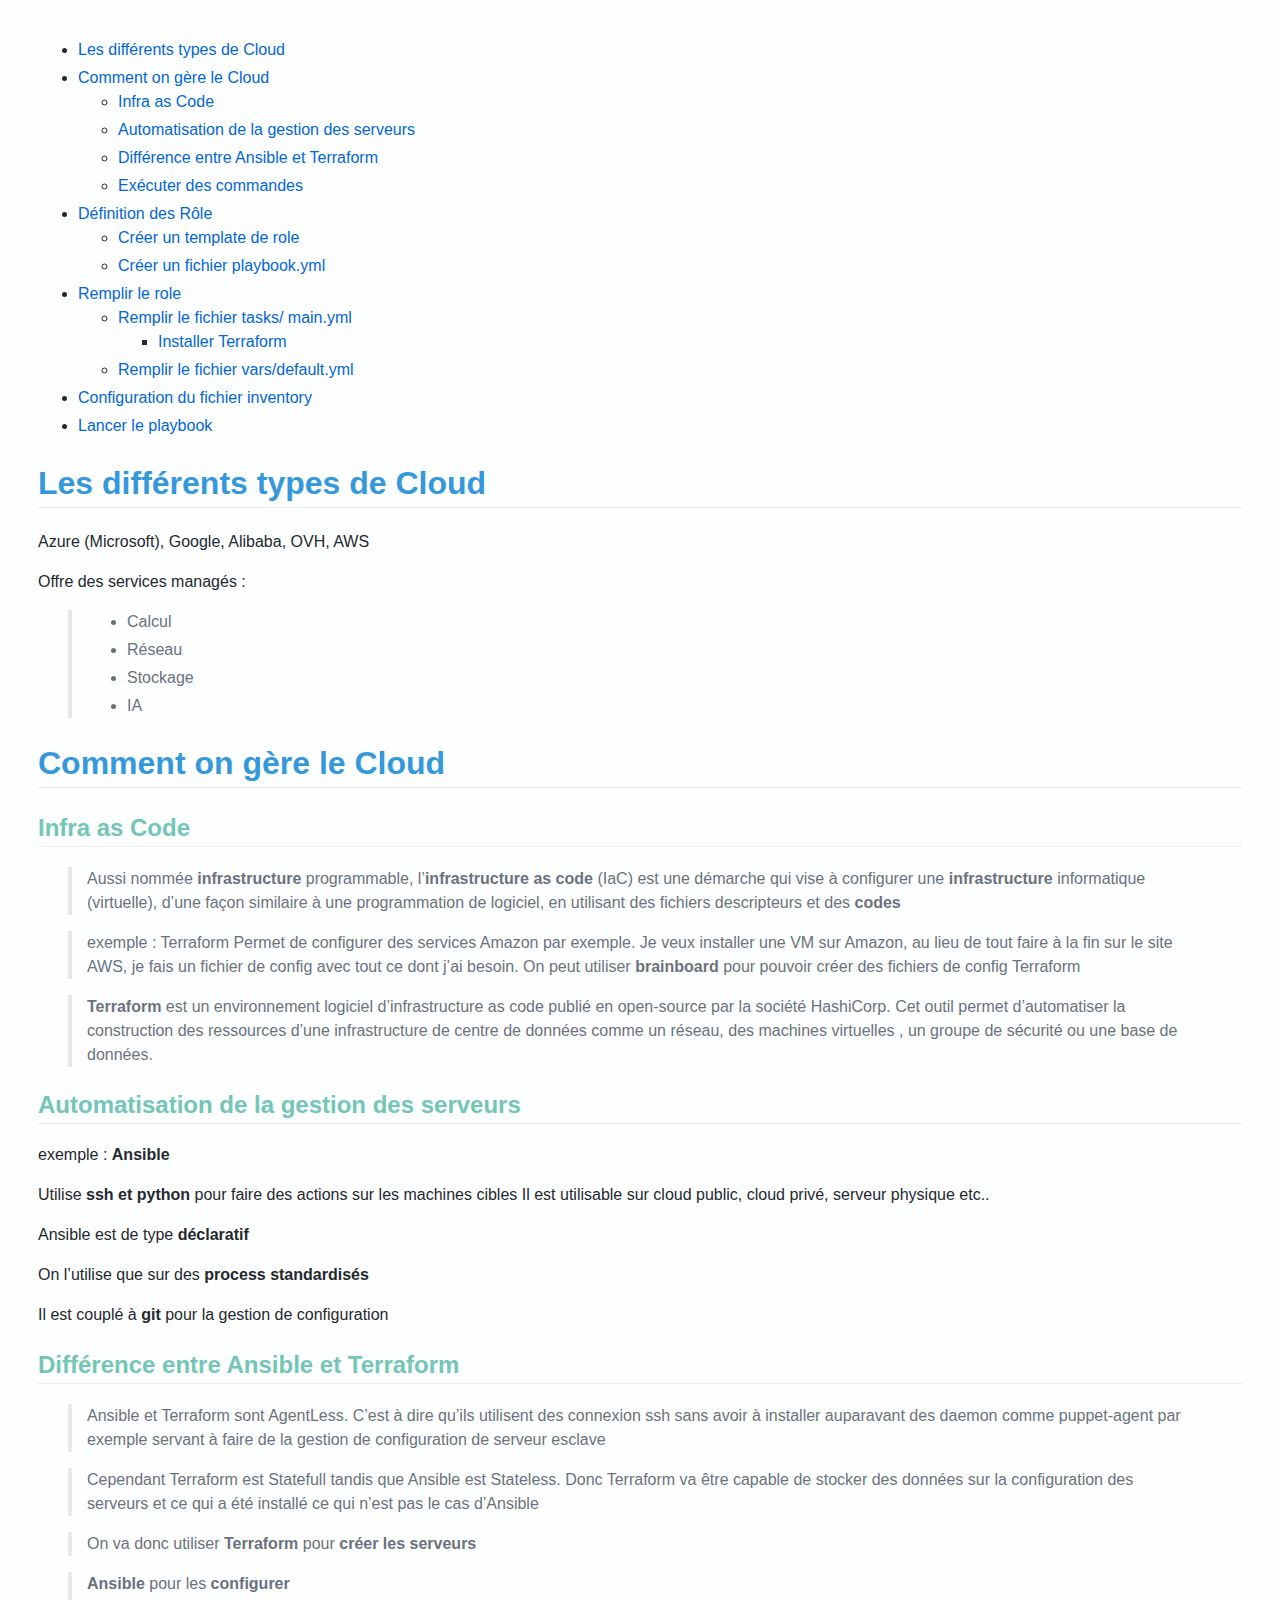
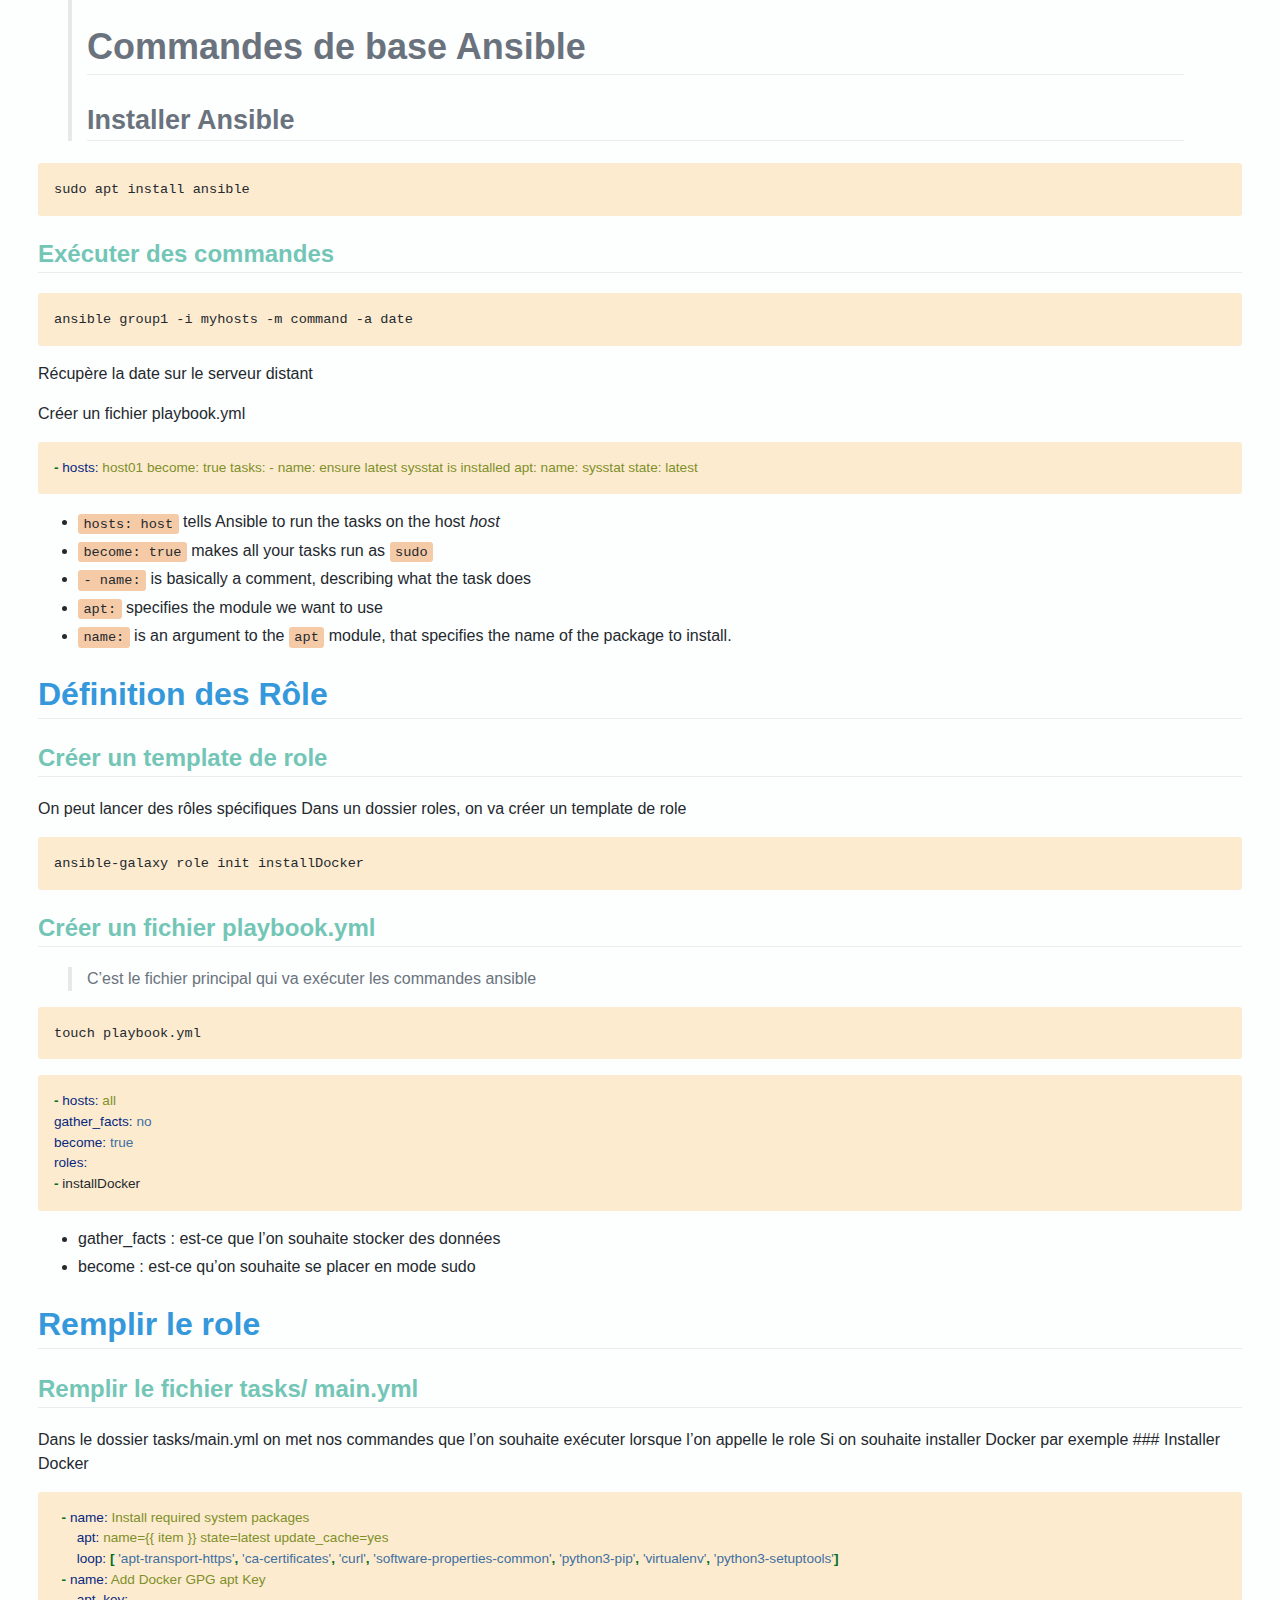
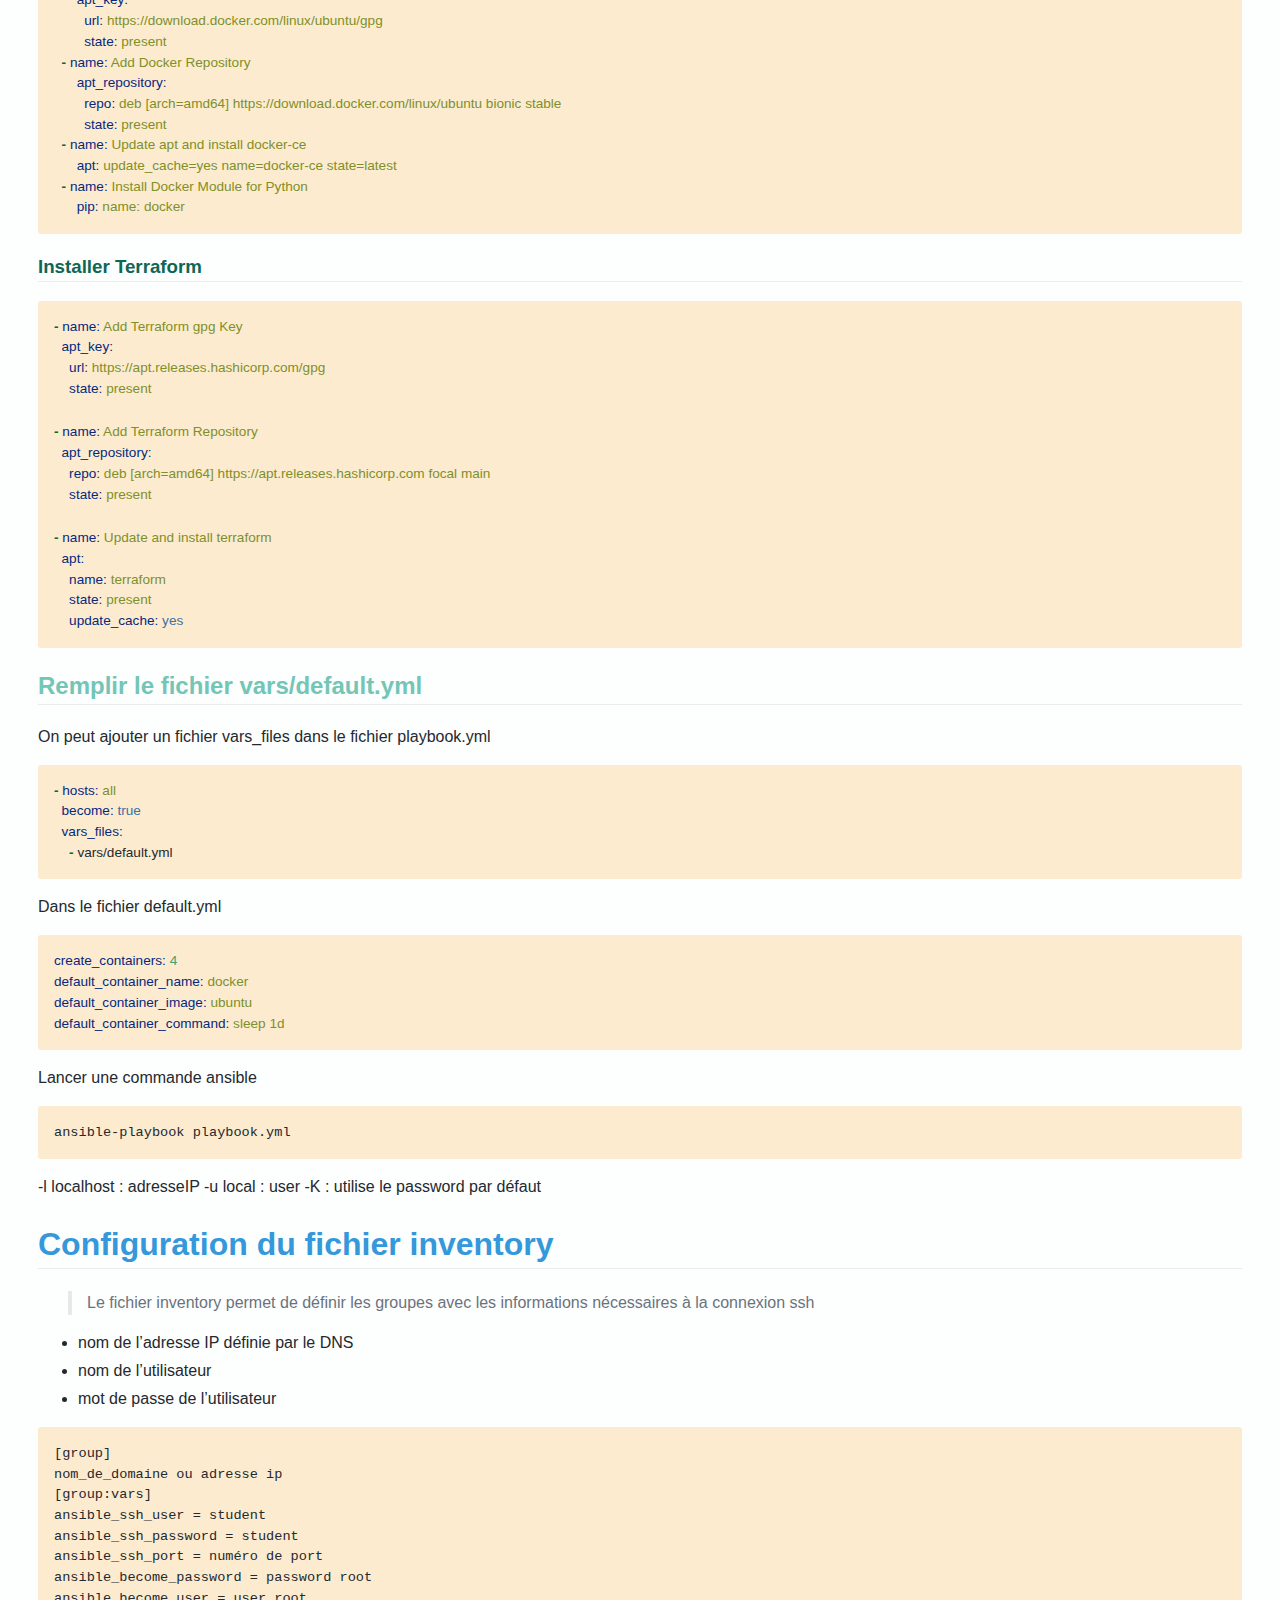
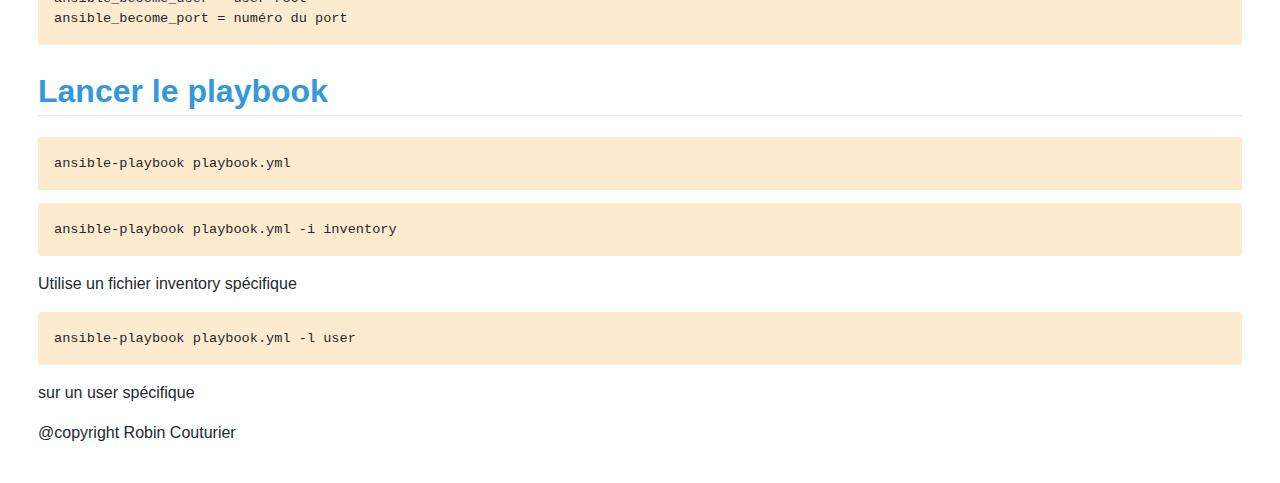
<file: html/Ansible.html>
<!DOCTYPE html>
<html xmlns="http://www.w3.org/1999/xhtml" lang="" xml:lang="">
<head>
  <meta charset="utf-8" />
  <meta name="generator" content="pandoc" />
  <meta name="viewport" content="width=device-width, initial-scale=1.0, user-scalable=yes" />
  <title>Ansible</title>
  <style type="text/css">
      code{white-space: pre-wrap;}
      span.smallcaps{font-variant: small-caps;}
      span.underline{text-decoration: underline;}
      div.column{display: inline-block; vertical-align: top; width: 50%;}
  </style>
  <style type="text/css">
a.sourceLine { display: inline-block; line-height: 1.25; }
a.sourceLine { pointer-events: none; color: inherit; text-decoration: inherit; }
a.sourceLine:empty { height: 1.2em; }
.sourceCode { overflow: visible; }
code.sourceCode { white-space: pre; position: relative; }
div.sourceCode { margin: 1em 0; }
pre.sourceCode { margin: 0; }
@media screen {
div.sourceCode { overflow: auto; }
}
@media print {
code.sourceCode { white-space: pre-wrap; }
a.sourceLine { text-indent: -1em; padding-left: 1em; }
}
pre.numberSource a.sourceLine
  { position: relative; left: -4em; }
pre.numberSource a.sourceLine::before
  { content: attr(title);
    position: relative; left: -1em; text-align: right; vertical-align: baseline;
    border: none; pointer-events: all; display: inline-block;
    -webkit-touch-callout: none; -webkit-user-select: none;
    -khtml-user-select: none; -moz-user-select: none;
    -ms-user-select: none; user-select: none;
    padding: 0 4px; width: 4em;
    color: #aaaaaa;
  }
pre.numberSource { margin-left: 3em; border-left: 1px solid #aaaaaa;  padding-left: 4px; }
div.sourceCode
  {  }
@media screen {
a.sourceLine::before { text-decoration: underline; }
}
code span.al { color: #ff0000; font-weight: bold; } /* Alert */
code span.an { color: #60a0b0; font-weight: bold; font-style: italic; } /* Annotation */
code span.at { color: #7d9029; } /* Attribute */
code span.bn { color: #40a070; } /* BaseN */
code span.bu { } /* BuiltIn */
code span.cf { color: #007020; font-weight: bold; } /* ControlFlow */
code span.ch { color: #4070a0; } /* Char */
code span.cn { color: #880000; } /* Constant */
code span.co { color: #60a0b0; font-style: italic; } /* Comment */
code span.cv { color: #60a0b0; font-weight: bold; font-style: italic; } /* CommentVar */
code span.do { color: #ba2121; font-style: italic; } /* Documentation */
code span.dt { color: #902000; } /* DataType */
code span.dv { color: #40a070; } /* DecVal */
code span.er { color: #ff0000; font-weight: bold; } /* Error */
code span.ex { } /* Extension */
code span.fl { color: #40a070; } /* Float */
code span.fu { color: #06287e; } /* Function */
code span.im { } /* Import */
code span.in { color: #60a0b0; font-weight: bold; font-style: italic; } /* Information */
code span.kw { color: #007020; font-weight: bold; } /* Keyword */
code span.op { color: #666666; } /* Operator */
code span.ot { color: #007020; } /* Other */
code span.pp { color: #bc7a00; } /* Preprocessor */
code span.sc { color: #4070a0; } /* SpecialChar */
code span.ss { color: #bb6688; } /* SpecialString */
code span.st { color: #4070a0; } /* String */
code span.va { color: #19177c; } /* Variable */
code span.vs { color: #4070a0; } /* VerbatimString */
code span.wa { color: #60a0b0; font-weight: bold; font-style: italic; } /* Warning */
  </style>
  <link rel="stylesheet" href="link/test.css" />
  <!--[if lt IE 9]>
    <script src="//cdnjs.cloudflare.com/ajax/libs/html5shiv/3.7.3/html5shiv-printshiv.min.js"></script>
  <![endif]-->
</head>
<body>
<nav id="TOC">
<ul>
<li><a href="#les-différents-types-de-cloud">Les différents types de Cloud</a></li>
<li><a href="#comment-on-gère-le-cloud">Comment on gère le Cloud</a><ul>
<li><a href="#infra-as-code">Infra as Code</a></li>
<li><a href="#automatisation-de-la-gestion-des-serveurs">Automatisation de la gestion des serveurs</a></li>
<li><a href="#différence-entre-ansible-et-terraform">Différence entre Ansible et Terraform</a></li>
<li><a href="#exécuter-des-commandes">Exécuter des commandes</a></li>
</ul></li>
<li><a href="#définition-des-rôle">Définition des Rôle</a><ul>
<li><a href="#créer-un-template-de-role">Créer un template de role</a></li>
<li><a href="#créer-un-fichier-playbook.yml">Créer un fichier playbook.yml</a></li>
</ul></li>
<li><a href="#remplir-le-role">Remplir le role</a><ul>
<li><a href="#remplir-le-fichier-tasks-main.yml">Remplir le fichier tasks/ main.yml</a><ul>
<li><a href="#installer-terraform">Installer Terraform</a></li>
</ul></li>
<li><a href="#remplir-le-fichier-varsdefault.yml">Remplir le fichier vars/default.yml</a></li>
</ul></li>
<li><a href="#configuration-du-fichier-inventory">Configuration du fichier inventory</a></li>
<li><a href="#lancer-le-playbook">Lancer le playbook</a></li>
</ul>
</nav>
<h1 id="les-différents-types-de-cloud">Les différents types de Cloud</h1>
<p>Azure (Microsoft), Google, Alibaba, OVH, AWS</p>
<p>Offre des services managés :</p>
<blockquote>
<ul>
<li>Calcul</li>
<li>Réseau</li>
<li>Stockage</li>
<li>IA</li>
</ul>
</blockquote>
<h1 id="comment-on-gère-le-cloud">Comment on gère le Cloud</h1>
<h2 id="infra-as-code">Infra as Code</h2>
<blockquote>
<p>Aussi nommée <strong>infrastructure</strong> programmable, l’<strong>infrastructure as code</strong> (IaC) est une démarche qui vise à configurer une <strong>infrastructure</strong> informatique (virtuelle), d’une façon similaire à une programmation de logiciel, en utilisant des fichiers descripteurs et des <strong>codes</strong></p>
</blockquote>
<blockquote>
<p>exemple : Terraform Permet de configurer des services Amazon par exemple. Je veux installer une VM sur Amazon, au lieu de tout faire à la fin sur le site AWS, je fais un fichier de config avec tout ce dont j’ai besoin. On peut utiliser <strong>brainboard</strong> pour pouvoir créer des fichiers de config Terraform</p>
</blockquote>
<blockquote>
<p><strong>Terraform</strong> est un environnement logiciel d’infrastructure as code publié en open-source par la société HashiCorp. Cet outil permet d’automatiser la construction des ressources d’une infrastructure de centre de données comme un réseau, des machines virtuelles , un groupe de sécurité ou une base de données.</p>
</blockquote>
<h2 id="automatisation-de-la-gestion-des-serveurs">Automatisation de la gestion des serveurs</h2>
<p>exemple : <strong>Ansible</strong></p>
<p>Utilise <strong>ssh et python</strong> pour faire des actions sur les machines cibles Il est utilisable sur cloud public, cloud privé, serveur physique etc..</p>
<p>Ansible est de type <strong>déclaratif</strong></p>
<p>On l’utilise que sur des <strong>process standardisés</strong></p>
<p>Il est couplé à <strong>git</strong> pour la gestion de configuration</p>
<h2 id="différence-entre-ansible-et-terraform">Différence entre Ansible et Terraform</h2>
<blockquote>
<p>Ansible et Terraform sont AgentLess. C’est à dire qu’ils utilisent des connexion ssh sans avoir à installer auparavant des daemon comme puppet-agent par exemple servant à faire de la gestion de configuration de serveur esclave</p>
</blockquote>
<blockquote>
<p>Cependant Terraform est Statefull tandis que Ansible est Stateless. Donc Terraform va être capable de stocker des données sur la configuration des serveurs et ce qui a été installé ce qui n’est pas le cas d’Ansible</p>
</blockquote>
<blockquote>
<p>On va donc utiliser <strong>Terraform</strong> pour <strong>créer les serveurs</strong></p>
</blockquote>
<blockquote>
<p><strong>Ansible</strong> pour les <strong>configurer</strong></p>
<h1 id="commandes-de-base-ansible">Commandes de base Ansible</h1>
<h2 id="installer-ansible">Installer Ansible</h2>
</blockquote>
<pre><code>sudo apt install ansible </code></pre>
<h2 id="exécuter-des-commandes">Exécuter des commandes</h2>
<pre><code>ansible group1 -i myhosts -m command -a date</code></pre>
<p>Récupère la date sur le serveur distant</p>
<p>Créer un fichier playbook.yml</p>
<div class="sourceCode" id="cb3"><pre class="sourceCode yaml"><code class="sourceCode yaml"><a class="sourceLine" id="cb3-1" title="1"><span class="kw">-</span> <span class="fu">hosts:</span><span class="at"> host01 become: true tasks: - name: ensure latest sysstat is installed apt: name: sysstat state: latest</span></a></code></pre></div>
<ul>
<li><code>hosts: host</code> tells Ansible to run the tasks on the host <em>host</em></li>
<li><code>become: true</code> makes all your tasks run as <code>sudo</code></li>
<li><code>- name:</code> is basically a comment, describing what the task does</li>
<li><code>apt:</code> specifies the module we want to use</li>
<li><code>name:</code> is an argument to the <code>apt</code> module, that specifies the name of the package to install.</li>
</ul>
<h1 id="définition-des-rôle">Définition des Rôle</h1>
<h2 id="créer-un-template-de-role">Créer un template de role</h2>
<p>On peut lancer des rôles spécifiques Dans un dossier roles, on va créer un template de role</p>
<pre><code>ansible-galaxy role init installDocker</code></pre>
<h2 id="créer-un-fichier-playbook.yml">Créer un fichier playbook.yml</h2>
<blockquote>
<p>C’est le fichier principal qui va exécuter les commandes ansible</p>
</blockquote>
<pre><code>touch playbook.yml</code></pre>
<div class="sourceCode" id="cb6"><pre class="sourceCode yaml"><code class="sourceCode yaml"><a class="sourceLine" id="cb6-1" title="1"><span class="kw">-</span> <span class="fu">hosts:</span><span class="at"> all  </span></a>
<a class="sourceLine" id="cb6-2" title="2"><span class="fu">gather_facts:</span><span class="at"> </span><span class="ch">no</span><span class="at">  </span></a>
<a class="sourceLine" id="cb6-3" title="3"><span class="fu">become:</span><span class="at"> </span><span class="ch">true</span><span class="at">  </span></a>
<a class="sourceLine" id="cb6-4" title="4"><span class="fu">roles:</span><span class="at">  </span></a>
<a class="sourceLine" id="cb6-5" title="5"><span class="kw">-</span> installDocker</a></code></pre></div>
<ul>
<li>gather_facts : est-ce que l’on souhaite stocker des données</li>
<li>become : est-ce qu’on souhaite se placer en mode sudo</li>
</ul>
<h1 id="remplir-le-role">Remplir le role</h1>
<h2 id="remplir-le-fichier-tasks-main.yml">Remplir le fichier tasks/ main.yml</h2>
<p>Dans le dossier tasks/main.yml on met nos commandes que l’on souhaite exécuter lorsque l’on appelle le role Si on souhaite installer Docker par exemple ### Installer Docker</p>
<div class="sourceCode" id="cb7"><pre class="sourceCode yaml"><code class="sourceCode yaml"><a class="sourceLine" id="cb7-1" title="1">  <span class="kw">-</span> <span class="fu">name:</span><span class="at"> Install required system packages</span></a>
<a class="sourceLine" id="cb7-2" title="2">      <span class="fu">apt:</span><span class="at"> name={{ item }} state=latest update_cache=yes</span></a>
<a class="sourceLine" id="cb7-3" title="3">      <span class="fu">loop:</span><span class="at"> </span><span class="kw">[</span> <span class="st">&#39;apt-transport-https&#39;</span><span class="kw">,</span> <span class="st">&#39;ca-certificates&#39;</span><span class="kw">,</span> <span class="st">&#39;curl&#39;</span><span class="kw">,</span> <span class="st">&#39;software-properties-common&#39;</span><span class="kw">,</span> <span class="st">&#39;python3-pip&#39;</span><span class="kw">,</span> <span class="st">&#39;virtualenv&#39;</span><span class="kw">,</span> <span class="st">&#39;python3-setuptools&#39;</span><span class="kw">]</span></a>
<a class="sourceLine" id="cb7-4" title="4">  <span class="kw">-</span> <span class="fu">name:</span><span class="at"> Add Docker GPG apt Key</span></a>
<a class="sourceLine" id="cb7-5" title="5">      <span class="fu">apt_key:</span></a>
<a class="sourceLine" id="cb7-6" title="6">        <span class="fu">url:</span><span class="at"> https://download.docker.com/linux/ubuntu/gpg</span></a>
<a class="sourceLine" id="cb7-7" title="7">        <span class="fu">state:</span><span class="at"> present</span></a>
<a class="sourceLine" id="cb7-8" title="8">  <span class="kw">-</span> <span class="fu">name:</span><span class="at"> Add Docker Repository</span></a>
<a class="sourceLine" id="cb7-9" title="9">      <span class="fu">apt_repository:</span></a>
<a class="sourceLine" id="cb7-10" title="10">        <span class="fu">repo:</span><span class="at"> deb [arch=amd64] https://download.docker.com/linux/ubuntu bionic stable</span></a>
<a class="sourceLine" id="cb7-11" title="11">        <span class="fu">state:</span><span class="at"> present</span></a>
<a class="sourceLine" id="cb7-12" title="12">  <span class="kw">-</span> <span class="fu">name:</span><span class="at"> Update apt and install docker-ce</span></a>
<a class="sourceLine" id="cb7-13" title="13">      <span class="fu">apt:</span><span class="at"> update_cache=yes name=docker-ce state=latest</span></a>
<a class="sourceLine" id="cb7-14" title="14">  <span class="kw">-</span> <span class="fu">name:</span><span class="at"> Install Docker Module for Python</span></a>
<a class="sourceLine" id="cb7-15" title="15">      <span class="fu">pip:</span><span class="at"> name: docker</span></a></code></pre></div>
<h3 id="installer-terraform">Installer Terraform</h3>
<div class="sourceCode" id="cb8"><pre class="sourceCode yaml"><code class="sourceCode yaml"><a class="sourceLine" id="cb8-1" title="1"><span class="kw">-</span> <span class="fu">name:</span><span class="at"> Add Terraform gpg Key</span></a>
<a class="sourceLine" id="cb8-2" title="2">  <span class="fu">apt_key:</span></a>
<a class="sourceLine" id="cb8-3" title="3">    <span class="fu">url:</span><span class="at"> https://apt.releases.hashicorp.com/gpg</span></a>
<a class="sourceLine" id="cb8-4" title="4">    <span class="fu">state:</span><span class="at"> present</span></a>
<a class="sourceLine" id="cb8-5" title="5"></a>
<a class="sourceLine" id="cb8-6" title="6"><span class="kw">-</span> <span class="fu">name:</span><span class="at"> Add Terraform Repository</span></a>
<a class="sourceLine" id="cb8-7" title="7">  <span class="fu">apt_repository:</span></a>
<a class="sourceLine" id="cb8-8" title="8">    <span class="fu">repo:</span><span class="at"> deb [arch=amd64] https://apt.releases.hashicorp.com focal main</span></a>
<a class="sourceLine" id="cb8-9" title="9">    <span class="fu">state:</span><span class="at"> present</span></a>
<a class="sourceLine" id="cb8-10" title="10"></a>
<a class="sourceLine" id="cb8-11" title="11"><span class="kw">-</span> <span class="fu">name:</span><span class="at"> Update and install terraform</span></a>
<a class="sourceLine" id="cb8-12" title="12">  <span class="fu">apt:</span></a>
<a class="sourceLine" id="cb8-13" title="13">    <span class="fu">name:</span><span class="at"> terraform</span></a>
<a class="sourceLine" id="cb8-14" title="14">    <span class="fu">state:</span><span class="at"> present</span></a>
<a class="sourceLine" id="cb8-15" title="15">    <span class="fu">update_cache:</span><span class="at"> </span><span class="ch">yes</span></a></code></pre></div>
<h2 id="remplir-le-fichier-varsdefault.yml">Remplir le fichier vars/default.yml</h2>
<p>On peut ajouter un fichier vars_files dans le fichier playbook.yml</p>
<div class="sourceCode" id="cb9"><pre class="sourceCode yaml"><code class="sourceCode yaml"><a class="sourceLine" id="cb9-1" title="1"><span class="kw">-</span> <span class="fu">hosts:</span><span class="at"> all</span></a>
<a class="sourceLine" id="cb9-2" title="2">  <span class="fu">become:</span><span class="at"> </span><span class="ch">true</span></a>
<a class="sourceLine" id="cb9-3" title="3">  <span class="fu">vars_files:</span></a>
<a class="sourceLine" id="cb9-4" title="4">    <span class="kw">-</span> vars/default.yml</a></code></pre></div>
<p>Dans le fichier default.yml</p>
<div class="sourceCode" id="cb10"><pre class="sourceCode yaml"><code class="sourceCode yaml"><a class="sourceLine" id="cb10-1" title="1"><span class="fu">create_containers:</span><span class="at"> </span><span class="dv">4</span></a>
<a class="sourceLine" id="cb10-2" title="2"><span class="fu">default_container_name:</span><span class="at"> docker</span></a>
<a class="sourceLine" id="cb10-3" title="3"><span class="fu">default_container_image:</span><span class="at"> ubuntu</span></a>
<a class="sourceLine" id="cb10-4" title="4"><span class="fu">default_container_command:</span><span class="at"> sleep 1d</span></a></code></pre></div>
<p>Lancer une commande ansible</p>
<pre><code>ansible-playbook playbook.yml </code></pre>
<p>-l localhost : adresseIP -u local : user -K : utilise le password par défaut</p>
<h1 id="configuration-du-fichier-inventory">Configuration du fichier inventory</h1>
<blockquote>
<p>Le fichier inventory permet de définir les groupes avec les informations nécessaires à la connexion ssh</p>
</blockquote>
<ul>
<li>nom de l’adresse IP définie par le DNS</li>
<li>nom de l’utilisateur</li>
<li>mot de passe de l’utilisateur</li>
</ul>
<pre><code>[group]
nom_de_domaine ou adresse ip
[group:vars]
ansible_ssh_user = student 
ansible_ssh_password = student 
ansible_ssh_port = numéro de port
ansible_become_password = password root
ansible_become_user = user root
ansible_become_port = numéro du port</code></pre>
<h1 id="lancer-le-playbook">Lancer le playbook</h1>
<pre><code>ansible-playbook playbook.yml</code></pre>
<pre><code>ansible-playbook playbook.yml -i inventory</code></pre>
<p>Utilise un fichier inventory spécifique</p>
<pre><code>ansible-playbook playbook.yml -l user </code></pre>
<p>sur un user spécifique</p>
<footer>
  @copyright Robin Couturier
</footer>
</body>
</html>
</file>
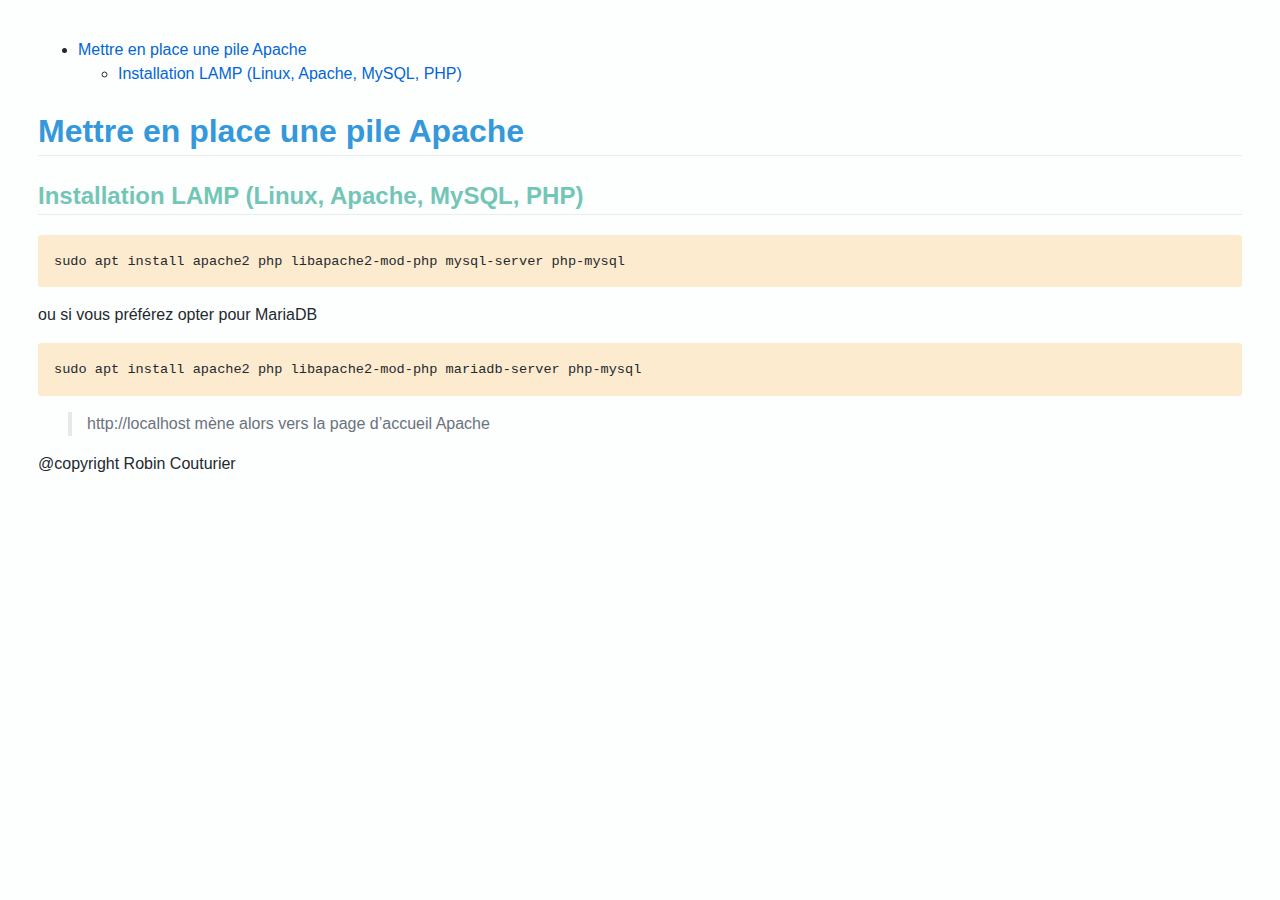
<file: html/Apache2.html>
<!DOCTYPE html>
<html xmlns="http://www.w3.org/1999/xhtml" lang="" xml:lang="">
<head>
  <meta charset="utf-8" />
  <meta name="generator" content="pandoc" />
  <meta name="viewport" content="width=device-width, initial-scale=1.0, user-scalable=yes" />
  <title>Apache2</title>
  <style type="text/css">
      code{white-space: pre-wrap;}
      span.smallcaps{font-variant: small-caps;}
      span.underline{text-decoration: underline;}
      div.column{display: inline-block; vertical-align: top; width: 50%;}
  </style>
  <link rel="stylesheet" href="link/test.css" />
  <!--[if lt IE 9]>
    <script src="//cdnjs.cloudflare.com/ajax/libs/html5shiv/3.7.3/html5shiv-printshiv.min.js"></script>
  <![endif]-->
</head>
<body>
<nav id="TOC">
<ul>
<li><a href="#mettre-en-place-une-pile-apache">Mettre en place une pile Apache</a><ul>
<li><a href="#installation-lamp-linux-apache-mysql-php">Installation LAMP (Linux, Apache, MySQL, PHP)</a></li>
</ul></li>
</ul>
</nav>
<h1 id="mettre-en-place-une-pile-apache">Mettre en place une pile Apache</h1>
<h2 id="installation-lamp-linux-apache-mysql-php">Installation LAMP (Linux, Apache, MySQL, PHP)</h2>
<pre><code>sudo apt install apache2 php libapache2-mod-php mysql-server php-mysql</code></pre>
<p>ou si vous préférez opter pour MariaDB</p>
<pre><code>sudo apt install apache2 php libapache2-mod-php mariadb-server php-mysql</code></pre>
<blockquote>
<p>http://localhost mène alors vers la page d’accueil Apache</p>
</blockquote>
<footer>
  @copyright Robin Couturier
</footer>
</body>
</html>
</file>
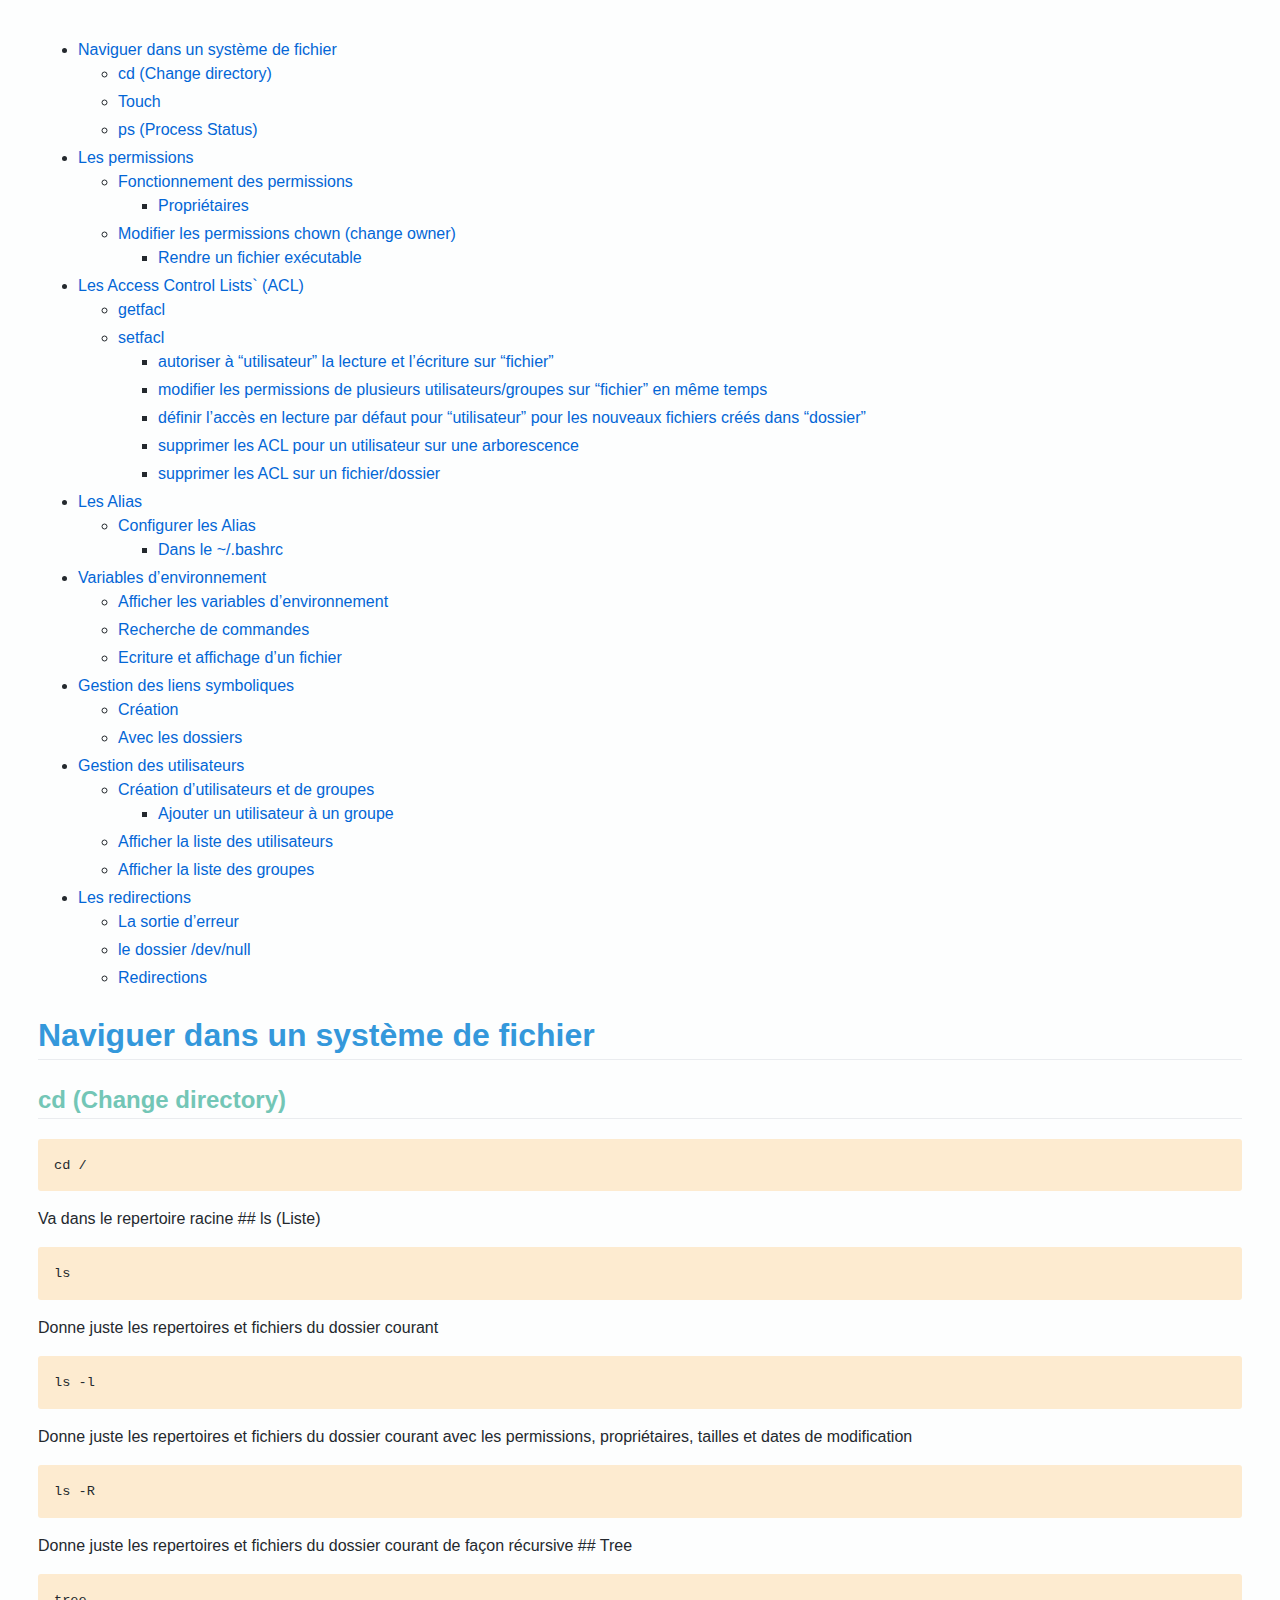
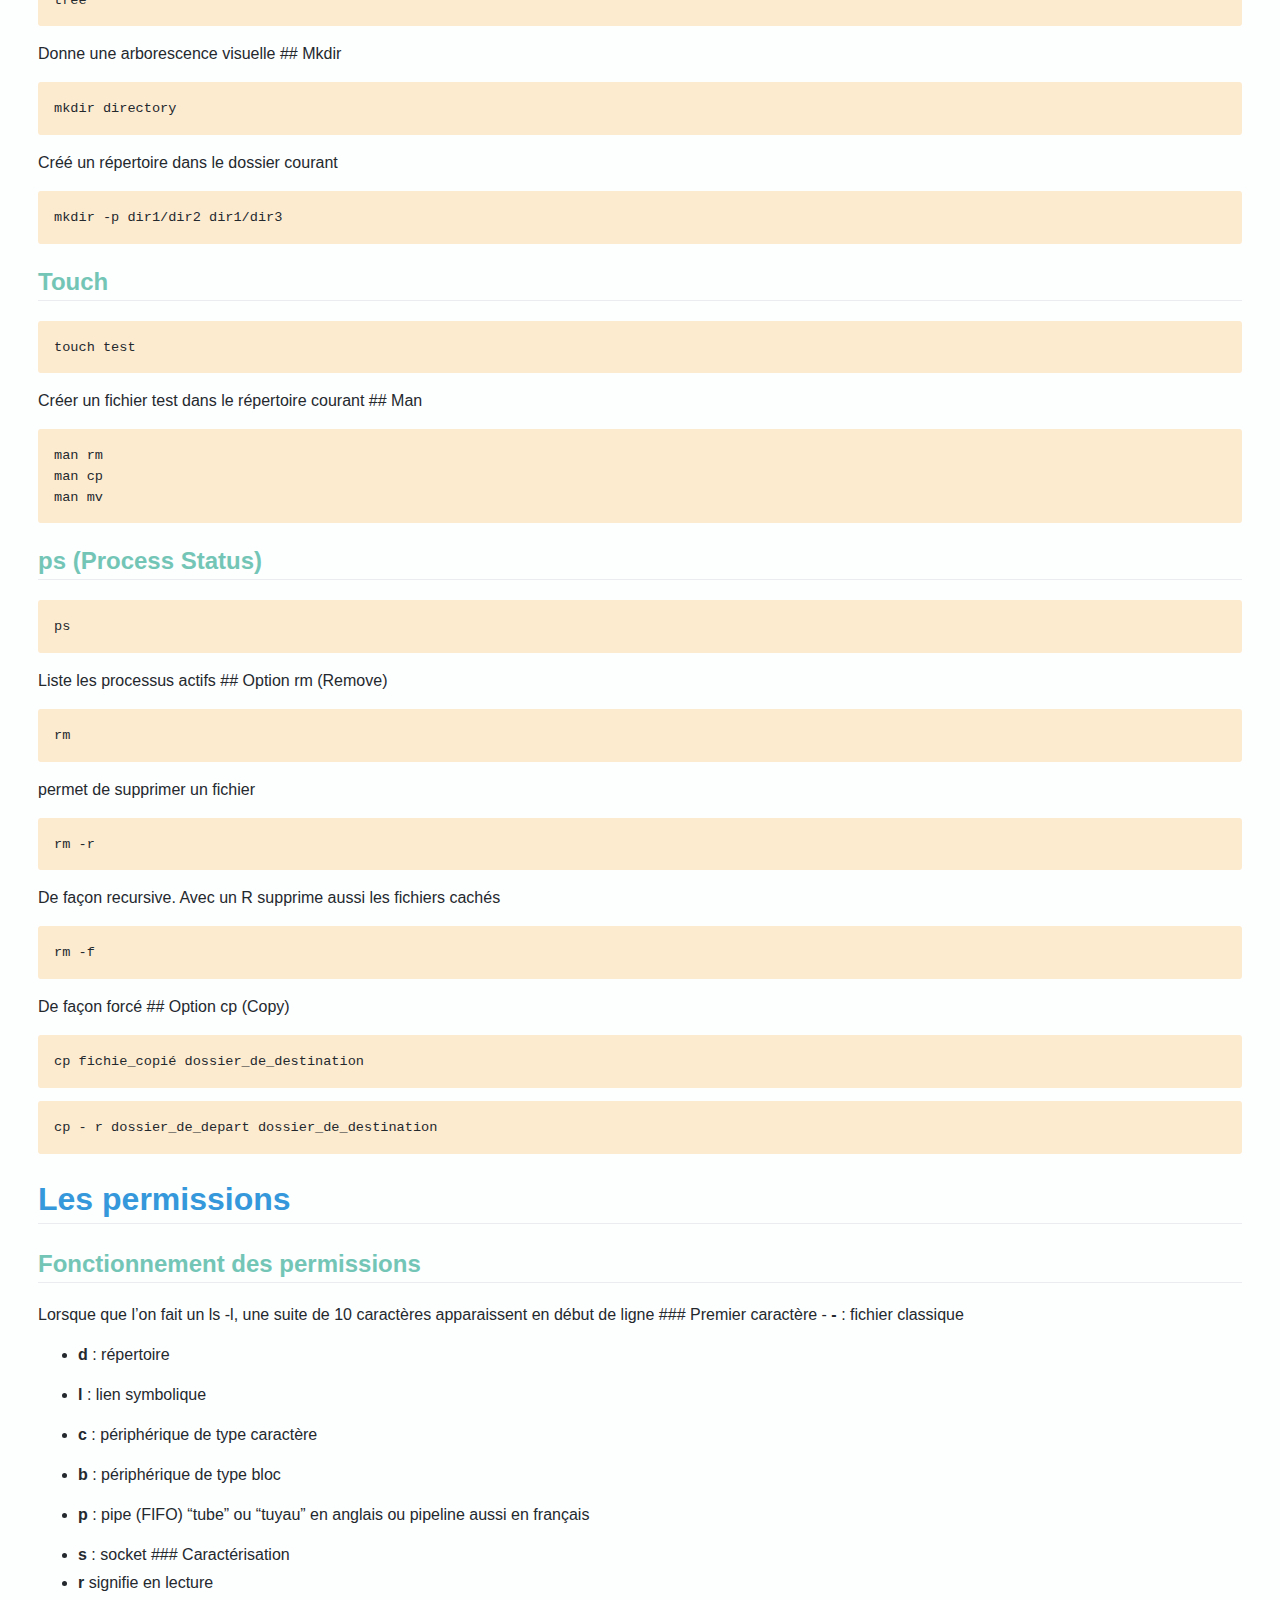
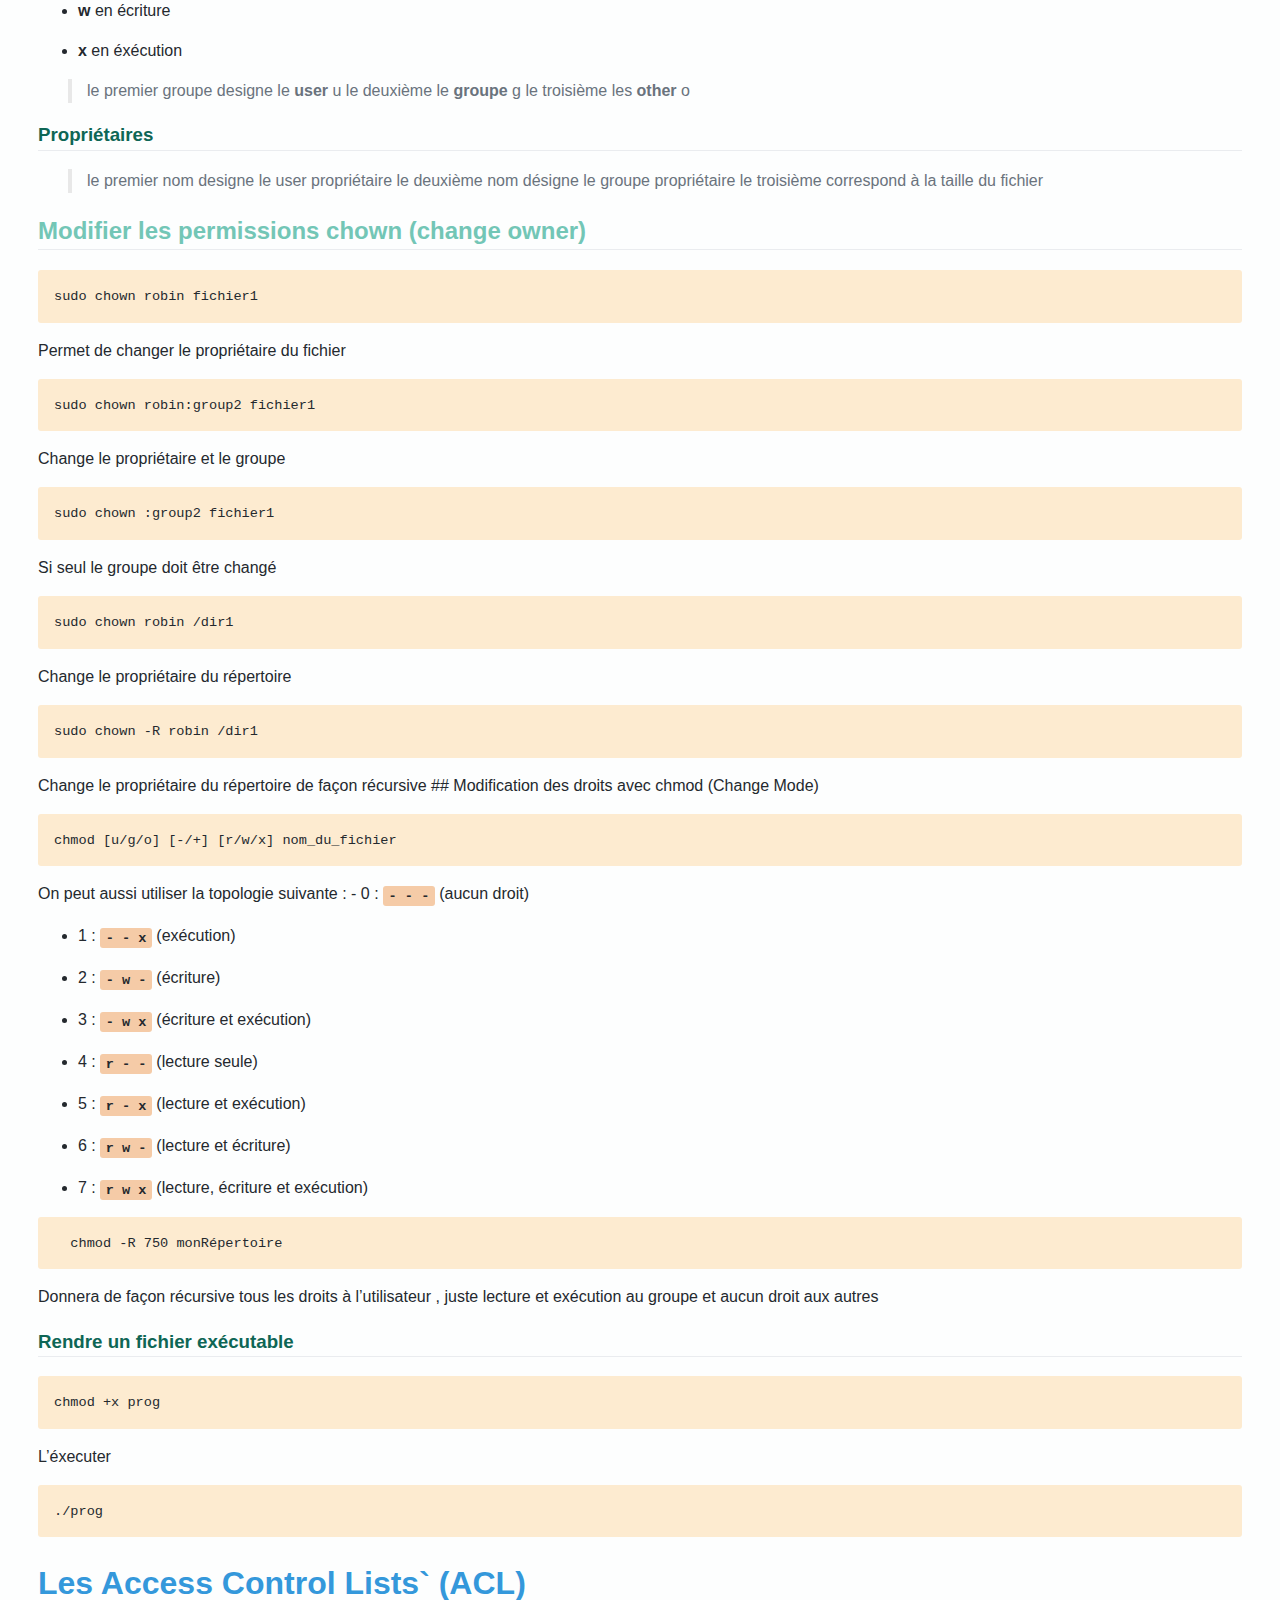
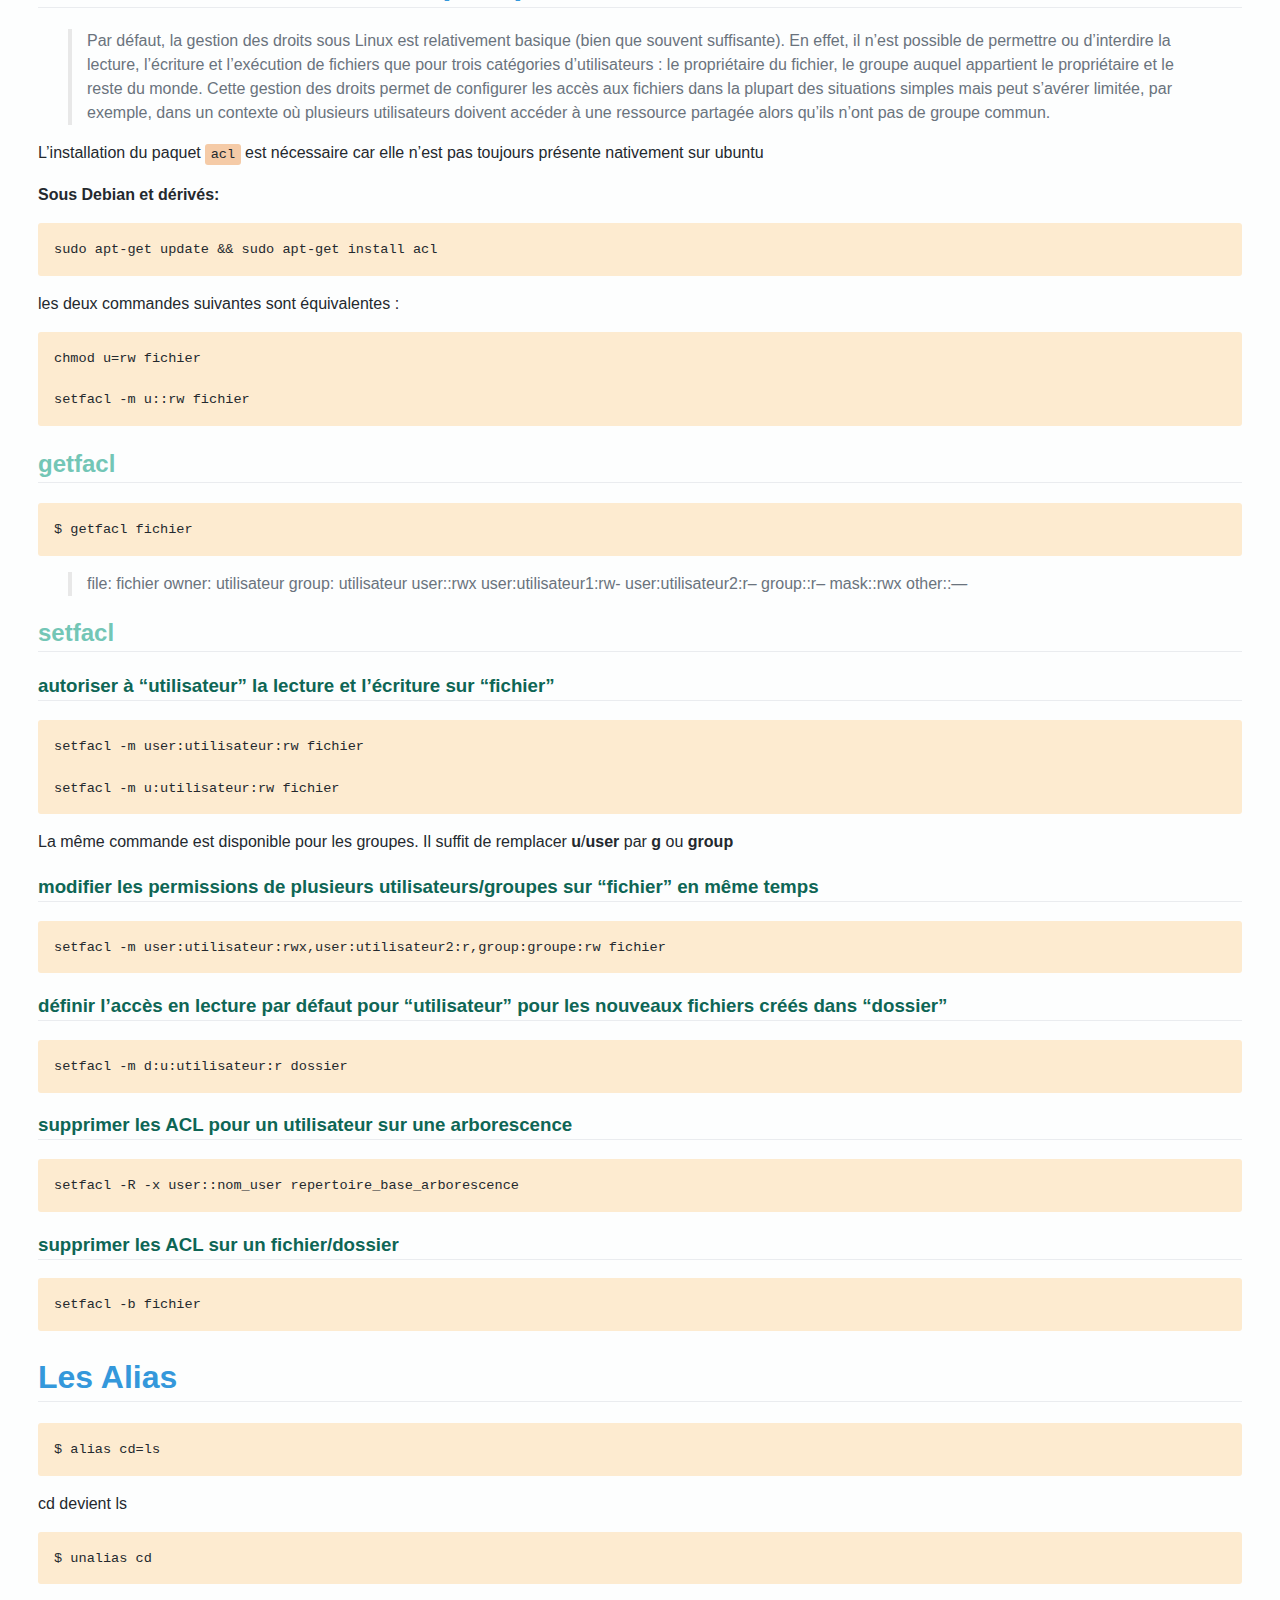
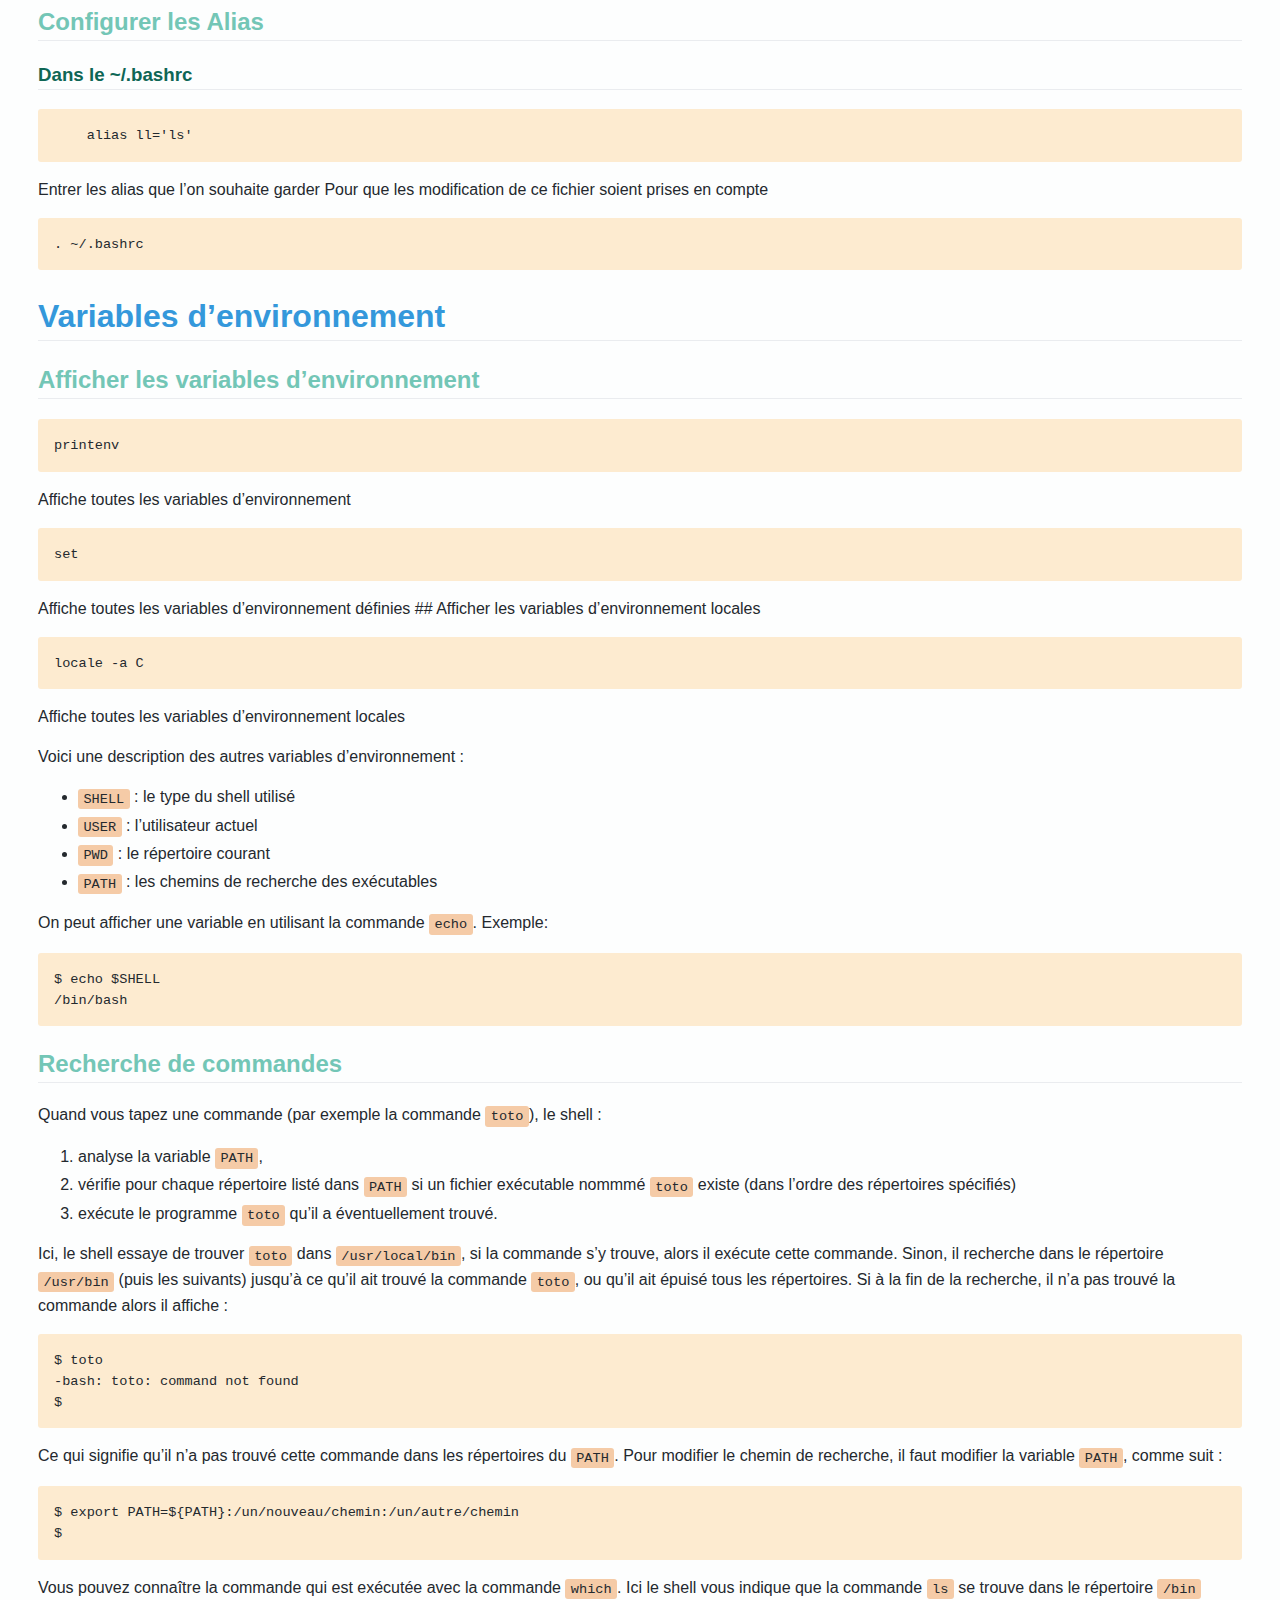
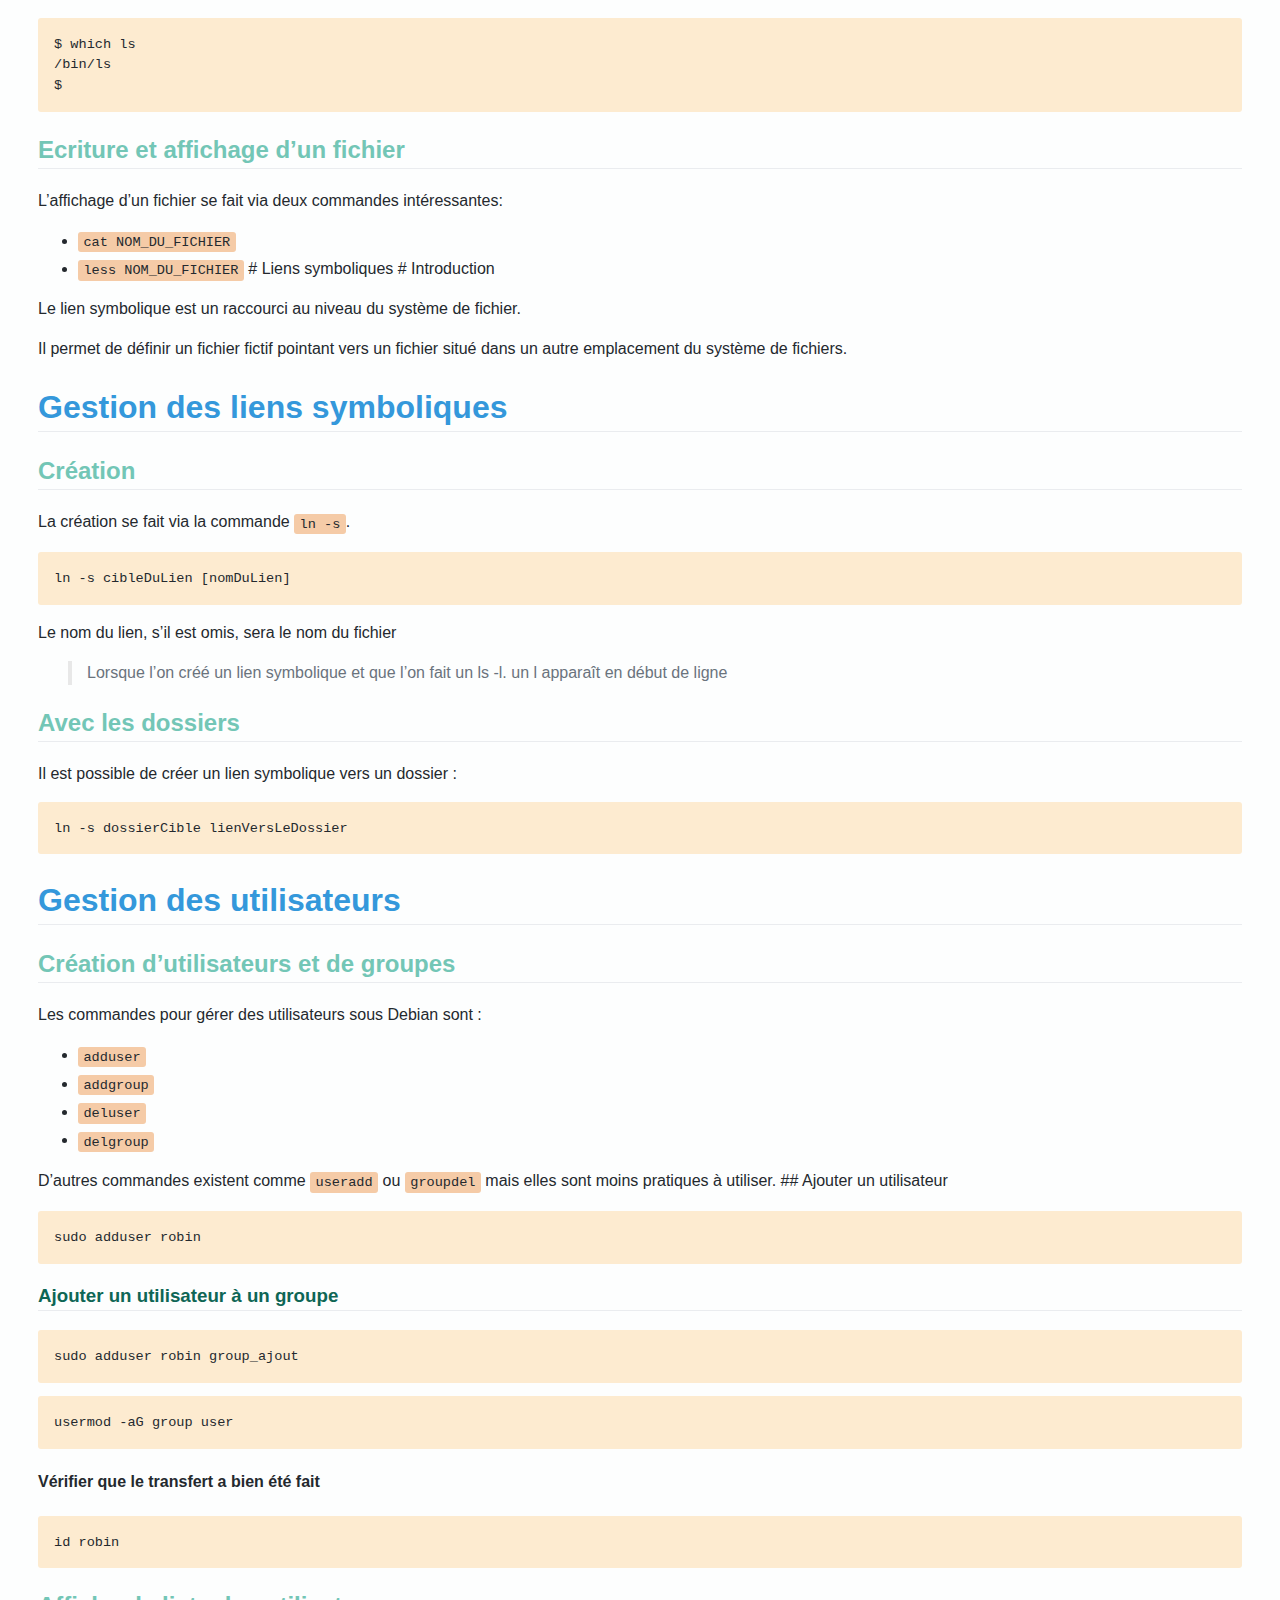
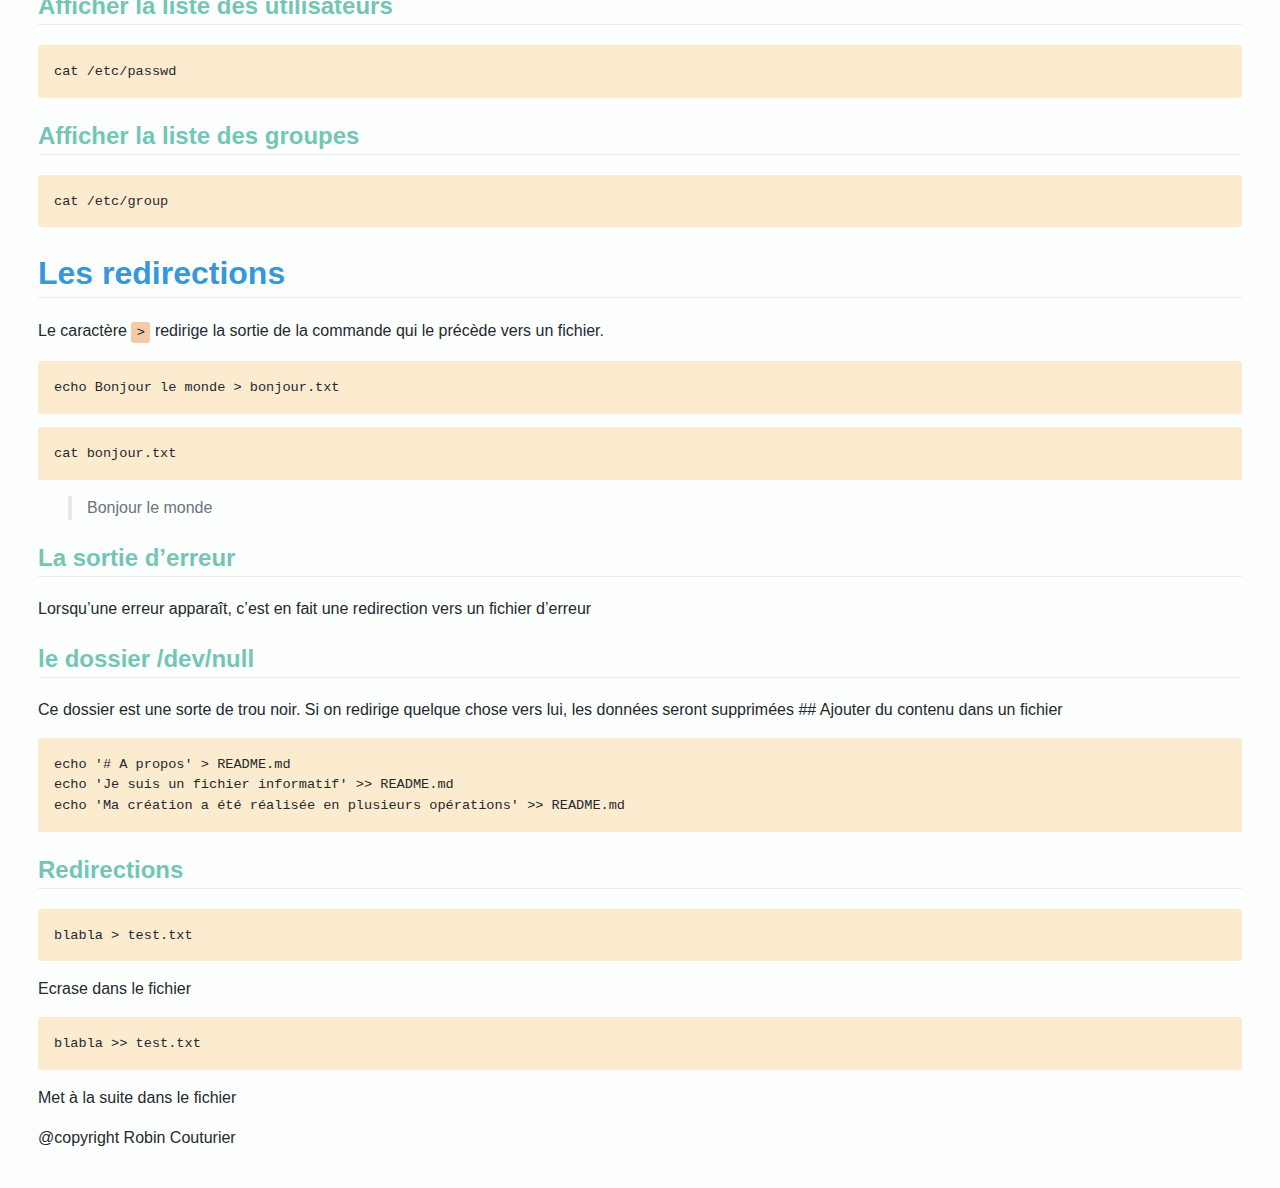
<file: html/bash.html>
<!DOCTYPE html>
<html xmlns="http://www.w3.org/1999/xhtml" lang="" xml:lang="">
<head>
  <meta charset="utf-8" />
  <meta name="generator" content="pandoc" />
  <meta name="viewport" content="width=device-width, initial-scale=1.0, user-scalable=yes" />
  <title>bash</title>
  <style type="text/css">
      code{white-space: pre-wrap;}
      span.smallcaps{font-variant: small-caps;}
      span.underline{text-decoration: underline;}
      div.column{display: inline-block; vertical-align: top; width: 50%;}
  </style>
  <link rel="stylesheet" href="link/test.css" />
  <!--[if lt IE 9]>
    <script src="//cdnjs.cloudflare.com/ajax/libs/html5shiv/3.7.3/html5shiv-printshiv.min.js"></script>
  <![endif]-->
</head>
<body>
<nav id="TOC">
<ul>
<li><a href="#naviguer-dans-un-système-de-fichier">Naviguer dans un système de fichier</a><ul>
<li><a href="#cd-change-directory">cd (Change directory)</a></li>
<li><a href="#touch">Touch</a></li>
<li><a href="#ps-process-status">ps (Process Status)</a></li>
</ul></li>
<li><a href="#les-permissions">Les permissions</a><ul>
<li><a href="#fonctionnement-des-permissions">Fonctionnement des permissions</a><ul>
<li><a href="#propriétaires">Propriétaires</a></li>
</ul></li>
<li><a href="#modifier-les-permissions-chown-change-owner">Modifier les permissions chown (change owner)</a><ul>
<li><a href="#rendre-un-fichier-exécutable">Rendre un fichier exécutable</a></li>
</ul></li>
</ul></li>
<li><a href="#les-access-control-lists-acl">Les Access Control Lists` (ACL)</a><ul>
<li><a href="#getfacl">getfacl</a></li>
<li><a href="#setfacl">setfacl</a><ul>
<li><a href="#autoriser-à-utilisateur-la-lecture-et-lécriture-sur-fichier">autoriser à “utilisateur” la lecture et l’écriture sur “fichier”</a></li>
<li><a href="#modifier-les-permissions-de-plusieurs-utilisateursgroupes-sur-fichier-en-même-temps">modifier les permissions de plusieurs utilisateurs/groupes sur “fichier” en même temps</a></li>
<li><a href="#définir-laccès-en-lecture-par-défaut-pour-utilisateur-pour-les-nouveaux-fichiers-créés-dans-dossier">définir l’accès en lecture par défaut pour “utilisateur” pour les nouveaux fichiers créés dans “dossier”</a></li>
<li><a href="#supprimer-les-acl-pour-un-utilisateur-sur-une-arborescence">supprimer les ACL pour un utilisateur sur une arborescence</a></li>
<li><a href="#supprimer-les-acl-sur-un-fichierdossier">supprimer les ACL sur un fichier/dossier</a></li>
</ul></li>
</ul></li>
<li><a href="#les-alias">Les Alias</a><ul>
<li><a href="#configurer-les-alias">Configurer les Alias</a><ul>
<li><a href="#dans-le-.bashrc">Dans le ~/.bashrc</a></li>
</ul></li>
</ul></li>
<li><a href="#variables-denvironnement">Variables d’environnement</a><ul>
<li><a href="#afficher-les-variables-denvironnement">Afficher les variables d’environnement</a></li>
<li><a href="#recherche-de-commandes">Recherche de commandes</a></li>
<li><a href="#ecriture-et-affichage-dun-fichier">Ecriture et affichage d’un fichier</a></li>
</ul></li>
<li><a href="#gestion-des-liens-symboliques">Gestion des liens symboliques</a><ul>
<li><a href="#création">Création</a></li>
<li><a href="#avec-les-dossiers">Avec les dossiers</a></li>
</ul></li>
<li><a href="#gestion-des-utilisateurs">Gestion des utilisateurs</a><ul>
<li><a href="#création-dutilisateurs-et-de-groupes">Création d’utilisateurs et de groupes</a><ul>
<li><a href="#ajouter-un-utilisateur-à-un-groupe">Ajouter un utilisateur à un groupe</a></li>
</ul></li>
<li><a href="#afficher-la-liste-des-utilisateurs">Afficher la liste des utilisateurs</a></li>
<li><a href="#afficher-la-liste-des-groupes">Afficher la liste des groupes</a></li>
</ul></li>
<li><a href="#les-redirections">Les redirections</a><ul>
<li><a href="#la-sortie-derreur">La sortie d’erreur</a></li>
<li><a href="#le-dossier-devnull">le dossier /dev/null</a></li>
<li><a href="#redirections">Redirections</a></li>
</ul></li>
</ul>
</nav>
<h1 id="naviguer-dans-un-système-de-fichier">Naviguer dans un système de fichier</h1>
<h2 id="cd-change-directory">cd (Change directory)</h2>
<pre><code>cd / </code></pre>
<p>Va dans le repertoire racine ## ls (Liste)</p>
<pre><code>ls </code></pre>
<p>Donne juste les repertoires et fichiers du dossier courant</p>
<pre><code>ls -l </code></pre>
<p>Donne juste les repertoires et fichiers du dossier courant avec les permissions, propriétaires, tailles et dates de modification</p>
<pre><code>ls -R</code></pre>
<p>Donne juste les repertoires et fichiers du dossier courant de façon récursive ## Tree</p>
<pre><code>tree</code></pre>
<p>Donne une arborescence visuelle ## Mkdir</p>
<pre><code>mkdir directory</code></pre>
<p>Créé un répertoire dans le dossier courant</p>
<pre><code>mkdir -p dir1/dir2 dir1/dir3</code></pre>
<h2 id="touch">Touch</h2>
<pre><code>touch test</code></pre>
<p>Créer un fichier test dans le répertoire courant ## Man</p>
<pre><code>man rm
man cp
man mv</code></pre>
<h2 id="ps-process-status">ps (Process Status)</h2>
<pre><code>ps</code></pre>
<p>Liste les processus actifs ## Option rm (Remove)</p>
<pre><code>rm</code></pre>
<p>permet de supprimer un fichier</p>
<pre><code>rm -r</code></pre>
<p>De façon recursive. Avec un R supprime aussi les fichiers cachés</p>
<pre><code>rm -f </code></pre>
<p>De façon forcé ## Option cp (Copy)</p>
<pre><code>cp fichie_copié dossier_de_destination </code></pre>
<pre><code>cp - r dossier_de_depart dossier_de_destination </code></pre>
<h1 id="les-permissions">Les permissions</h1>
<h2 id="fonctionnement-des-permissions">Fonctionnement des permissions</h2>
<p>Lorsque que l’on fait un ls -l, une suite de 10 caractères apparaissent en début de ligne ### Premier caractère - <strong>-</strong> : fichier classique</p>
<ul>
<li><p><strong>d</strong> : répertoire</p></li>
<li><p><strong>l</strong> : lien symbolique</p></li>
<li><p><strong>c</strong> : périphérique de type caractère</p></li>
<li><p><strong>b</strong> : périphérique de type bloc</p></li>
<li><p><strong>p</strong> : pipe (FIFO) “tube” ou “tuyau” en anglais ou pipeline aussi en français</p></li>
<li><strong>s</strong> : socket ### Caractérisation</li>
<li><strong>r</strong> signifie en lecture</li>
<li><strong>w</strong> en écriture</li>
<li><p><strong>x</strong> en éxécution</p></li>
</ul>
<blockquote>
<p>le premier groupe designe le <strong>user</strong> u le deuxième le <strong>groupe</strong> g le troisième les <strong>other</strong> o</p>
</blockquote>
<h3 id="propriétaires">Propriétaires</h3>
<blockquote>
<p>le premier nom designe le user propriétaire le deuxième nom désigne le groupe propriétaire le troisième correspond à la taille du fichier</p>
</blockquote>
<h2 id="modifier-les-permissions-chown-change-owner">Modifier les permissions chown (change owner)</h2>
<pre><code>sudo chown robin fichier1</code></pre>
<p>Permet de changer le propriétaire du fichier</p>
<pre><code>sudo chown robin:group2 fichier1</code></pre>
<p>Change le propriétaire et le groupe</p>
<pre><code>sudo chown :group2 fichier1</code></pre>
<p>Si seul le groupe doit être changé</p>
<pre><code>sudo chown robin /dir1</code></pre>
<p>Change le propriétaire du répertoire</p>
<pre><code>sudo chown -R robin /dir1</code></pre>
<p>Change le propriétaire du répertoire de façon récursive ## Modification des droits avec chmod (Change Mode)</p>
<pre><code>chmod [u/g/o] [-/+] [r/w/x] nom_du_fichier</code></pre>
<p>On peut aussi utiliser la topologie suivante : - 0 : <strong><code>- - -</code></strong> (aucun droit)</p>
<ul>
<li><p>1 : <strong><code>- - x</code></strong> (exécution)</p></li>
<li><p>2 : <strong><code>- w -</code></strong> (écriture)</p></li>
<li><p>3 : <strong><code>- w x</code></strong> (écriture et exécution)</p></li>
<li><p>4 : <strong><code>r - -</code></strong> (lecture seule)</p></li>
<li><p>5 : <strong><code>r - x</code></strong> (lecture et exécution)</p></li>
<li><p>6 : <strong><code>r w -</code></strong> (lecture et écriture)</p></li>
<li>7 : <strong><code>r w x</code></strong> (lecture, écriture et exécution)</li>
</ul>
<pre><code>  chmod -R 750 monRépertoire</code></pre>
<p>Donnera de façon récursive tous les droits à l’utilisateur , juste lecture et exécution au groupe et aucun droit aux autres</p>
<h3 id="rendre-un-fichier-exécutable">Rendre un fichier exécutable</h3>
<pre><code>chmod +x prog</code></pre>
<p>L’éxecuter</p>
<pre><code>./prog</code></pre>
<h1 id="les-access-control-lists-acl">Les Access Control Lists` (ACL)</h1>
<blockquote>
<p>Par défaut, la gestion des droits sous Linux est relativement basique (bien que souvent suffisante). En effet, il n’est possible de permettre ou d’interdire la lecture, l’écriture et l’exécution de fichiers que pour trois catégories d’utilisateurs : le propriétaire du fichier, le groupe auquel appartient le propriétaire et le reste du monde. Cette gestion des droits permet de configurer les accès aux fichiers dans la plupart des situations simples mais peut s’avérer limitée, par exemple, dans un contexte où plusieurs utilisateurs doivent accéder à une ressource partagée alors qu’ils n’ont pas de groupe commun.</p>
</blockquote>
<p>L’installation du paquet <code>acl</code> est nécessaire car elle n’est pas toujours présente nativement sur ubuntu</p>
<p><strong>Sous Debian et dérivés:</strong></p>
<pre><code>sudo apt-get update &amp;&amp; sudo apt-get install acl</code></pre>
<p>les deux commandes suivantes sont équivalentes :</p>
<pre><code>chmod u=rw fichier

setfacl -m u::rw fichier</code></pre>
<h2 id="getfacl">getfacl</h2>
<pre><code>$ getfacl fichier</code></pre>
<blockquote>
<p>file: fichier owner: utilisateur group: utilisateur user::rwx user:utilisateur1:rw- user:utilisateur2:r– group::r– mask::rwx other::—</p>
</blockquote>
<h2 id="setfacl">setfacl</h2>
<h3 id="autoriser-à-utilisateur-la-lecture-et-lécriture-sur-fichier">autoriser à “utilisateur” la lecture et l’écriture sur “fichier”</h3>
<pre><code>setfacl -m user:utilisateur:rw fichier

setfacl -m u:utilisateur:rw fichier</code></pre>
<p>La même commande est disponible pour les groupes. Il suffit de remplacer <strong>u</strong>/<strong>user</strong> par <strong>g</strong> ou <strong>group</strong></p>
<h3 id="modifier-les-permissions-de-plusieurs-utilisateursgroupes-sur-fichier-en-même-temps">modifier les permissions de plusieurs utilisateurs/groupes sur “fichier” en même temps</h3>
<pre><code>setfacl -m user:utilisateur:rwx,user:utilisateur2:r,group:groupe:rw fichier</code></pre>
<h3 id="définir-laccès-en-lecture-par-défaut-pour-utilisateur-pour-les-nouveaux-fichiers-créés-dans-dossier">définir l’accès en lecture par défaut pour “utilisateur” pour les nouveaux fichiers créés dans “dossier”</h3>
<pre><code>setfacl -m d:u:utilisateur:r dossier</code></pre>
<h3 id="supprimer-les-acl-pour-un-utilisateur-sur-une-arborescence">supprimer les ACL pour un utilisateur sur une arborescence</h3>
<pre><code>setfacl -R -x user::nom_user repertoire_base_arborescence</code></pre>
<h3 id="supprimer-les-acl-sur-un-fichierdossier">supprimer les ACL sur un fichier/dossier</h3>
<pre><code>setfacl -b fichier</code></pre>
<h1 id="les-alias">Les Alias</h1>
<pre><code>$ alias cd=ls</code></pre>
<p>cd devient ls</p>
<pre><code>$ unalias cd</code></pre>
<h2 id="configurer-les-alias">Configurer les Alias</h2>
<h3 id="dans-le-.bashrc">Dans le ~/.bashrc</h3>
<pre><code>    alias ll=&#39;ls&#39;</code></pre>
<p>Entrer les alias que l’on souhaite garder Pour que les modification de ce fichier soient prises en compte</p>
<pre><code>. ~/.bashrc</code></pre>
<h1 id="variables-denvironnement">Variables d’environnement</h1>
<h2 id="afficher-les-variables-denvironnement">Afficher les variables d’environnement</h2>
<pre><code>printenv</code></pre>
<p>Affiche toutes les variables d’environnement</p>
<pre><code>set</code></pre>
<p>Affiche toutes les variables d’environnement définies ## Afficher les variables d’environnement locales</p>
<pre><code>locale -a C</code></pre>
<p>Affiche toutes les variables d’environnement locales</p>
<p>Voici une description des autres variables d’environnement :</p>
<ul>
<li><code>SHELL</code> : le type du shell utilisé</li>
<li><code>USER</code> : l’utilisateur actuel</li>
<li><code>PWD</code> : le répertoire courant</li>
<li><code>PATH</code> : les chemins de recherche des exécutables</li>
</ul>
<p>On peut afficher une variable en utilisant la commande <code>echo</code>. Exemple:</p>
<pre><code>$ echo $SHELL
/bin/bash</code></pre>
<h2 id="recherche-de-commandes">Recherche de commandes</h2>
<p>Quand vous tapez une commande (par exemple la commande <code>toto</code>), le shell :</p>
<ol type="1">
<li>analyse la variable <code>PATH</code>,</li>
<li>vérifie pour chaque répertoire listé dans <code>PATH</code> si un fichier exécutable nommmé <code>toto</code> existe (dans l’ordre des répertoires spécifiés)</li>
<li>exécute le programme <code>toto</code> qu’il a éventuellement trouvé.</li>
</ol>
<p>Ici, le shell essaye de trouver <code>toto</code> dans <code>/usr/local/bin</code>, si la commande s’y trouve, alors il exécute cette commande. Sinon, il recherche dans le répertoire <code>/usr/bin</code> (puis les suivants) jusqu’à ce qu’il ait trouvé la commande <code>toto</code>, ou qu’il ait épuisé tous les répertoires. Si à la fin de la recherche, il n’a pas trouvé la commande alors il affiche :</p>
<pre><code>$ toto
-bash: toto: command not found
$</code></pre>
<p>Ce qui signifie qu’il n’a pas trouvé cette commande dans les répertoires du <code>PATH</code>. Pour modifier le chemin de recherche, il faut modifier la variable <code>PATH</code>, comme suit :</p>
<pre><code>$ export PATH=${PATH}:/un/nouveau/chemin:/un/autre/chemin
$</code></pre>
<p>Vous pouvez connaître la commande qui est exécutée avec la commande <code>which</code>. Ici le shell vous indique que la commande <code>ls</code> se trouve dans le répertoire <code>/bin</code></p>
<pre><code>$ which ls
/bin/ls
$</code></pre>
<h2 id="ecriture-et-affichage-dun-fichier">Ecriture et affichage d’un fichier</h2>
<p>L’affichage d’un fichier se fait via deux commandes intéressantes:</p>
<ul>
<li><code>cat NOM_DU_FICHIER</code></li>
<li><code>less NOM_DU_FICHIER</code> # Liens symboliques # Introduction</li>
</ul>
<p>Le lien symbolique est un raccourci au niveau du système de fichier.</p>
<p>Il permet de définir un fichier fictif pointant vers un fichier situé dans un autre emplacement du système de fichiers.</p>
<h1 id="gestion-des-liens-symboliques">Gestion des liens symboliques</h1>
<h2 id="création">Création</h2>
<p>La création se fait via la commande <code>ln -s</code>.</p>
<pre><code>ln -s cibleDuLien [nomDuLien]</code></pre>
<p>Le nom du lien, s’il est omis, sera le nom du fichier</p>
<blockquote>
<p>Lorsque l’on créé un lien symbolique et que l’on fait un ls -l. un l apparaît en début de ligne</p>
</blockquote>
<h2 id="avec-les-dossiers">Avec les dossiers</h2>
<p>Il est possible de créer un lien symbolique vers un dossier :</p>
<pre><code>ln -s dossierCible lienVersLeDossier</code></pre>
<h1 id="gestion-des-utilisateurs">Gestion des utilisateurs</h1>
<h2 id="création-dutilisateurs-et-de-groupes">Création d’utilisateurs et de groupes</h2>
<p>Les commandes pour gérer des utilisateurs sous Debian sont :</p>
<ul>
<li><code>adduser</code></li>
<li><code>addgroup</code></li>
<li><code>deluser</code></li>
<li><code>delgroup</code></li>
</ul>
<p>D’autres commandes existent comme <code>useradd</code> ou <code>groupdel</code> mais elles sont moins pratiques à utiliser. ## Ajouter un utilisateur</p>
<pre><code>sudo adduser robin </code></pre>
<h3 id="ajouter-un-utilisateur-à-un-groupe">Ajouter un utilisateur à un groupe</h3>
<pre><code>sudo adduser robin group_ajout</code></pre>
<pre><code>usermod -aG group user</code></pre>
<h4 id="vérifier-que-le-transfert-a-bien-été-fait">Vérifier que le transfert a bien été fait</h4>
<pre><code>id robin</code></pre>
<h2 id="afficher-la-liste-des-utilisateurs">Afficher la liste des utilisateurs</h2>
<pre><code>cat /etc/passwd</code></pre>
<h2 id="afficher-la-liste-des-groupes">Afficher la liste des groupes</h2>
<pre><code>cat /etc/group</code></pre>
<h1 id="les-redirections">Les redirections</h1>
<p>Le caractère <code>&gt;</code> redirige la sortie de la commande qui le précède vers un fichier.</p>
<pre><code>echo Bonjour le monde &gt; bonjour.txt</code></pre>
<pre><code>cat bonjour.txt</code></pre>
<blockquote>
<p>Bonjour le monde</p>
</blockquote>
<h2 id="la-sortie-derreur">La sortie d’erreur</h2>
<p>Lorsqu’une erreur apparaît, c’est en fait une redirection vers un fichier d’erreur</p>
<h2 id="le-dossier-devnull">le dossier /dev/null</h2>
<p>Ce dossier est une sorte de trou noir. Si on redirige quelque chose vers lui, les données seront supprimées ## Ajouter du contenu dans un fichier</p>
<pre><code>echo &#39;# A propos&#39; &gt; README.md
echo &#39;Je suis un fichier informatif&#39; &gt;&gt; README.md
echo &#39;Ma création a été réalisée en plusieurs opérations&#39; &gt;&gt; README.md</code></pre>
<h2 id="redirections">Redirections</h2>
<pre><code>blabla &gt; test.txt</code></pre>
<p>Ecrase dans le fichier</p>
<pre><code>blabla &gt;&gt; test.txt</code></pre>
<p>Met à la suite dans le fichier</p>
<footer>
  @copyright Robin Couturier
</footer>
</body>
</html>
</file>
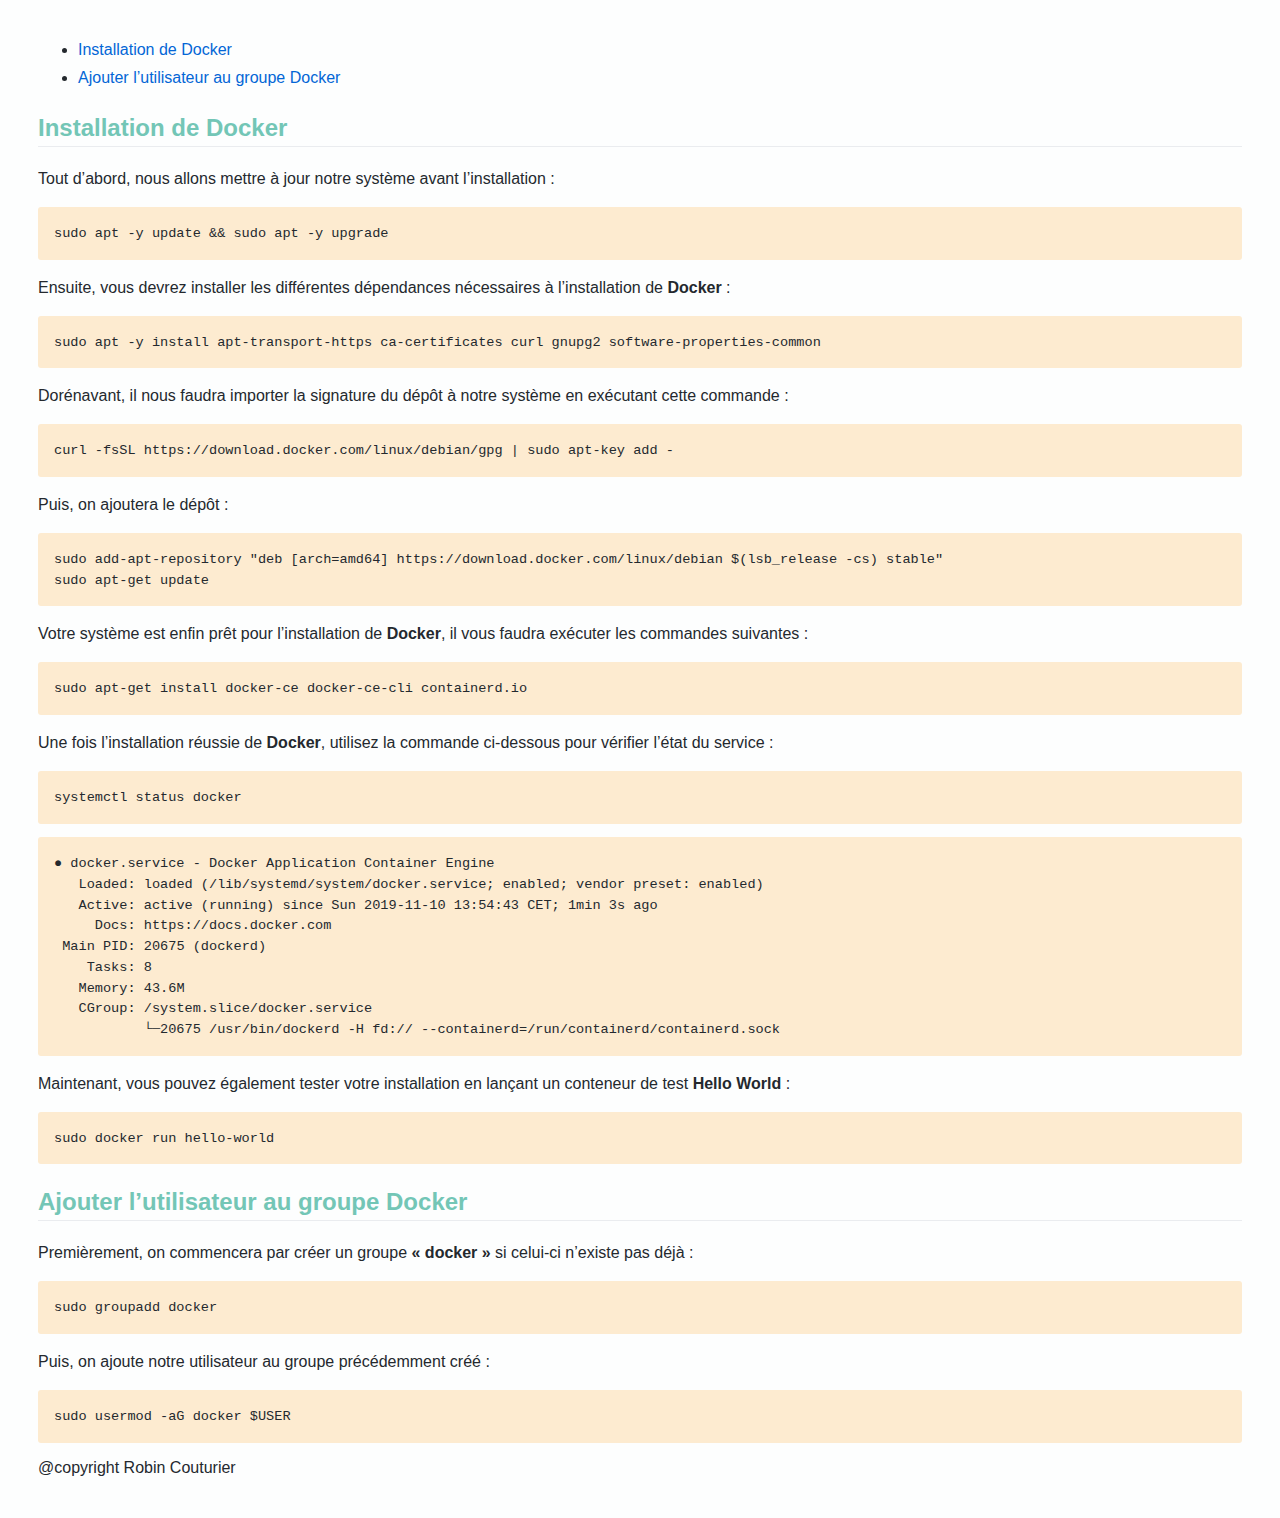
<file: html/Docker.html>
<!DOCTYPE html>
<html xmlns="http://www.w3.org/1999/xhtml" lang="" xml:lang="">
<head>
  <meta charset="utf-8" />
  <meta name="generator" content="pandoc" />
  <meta name="viewport" content="width=device-width, initial-scale=1.0, user-scalable=yes" />
  <title>Docker</title>
  <style type="text/css">
      code{white-space: pre-wrap;}
      span.smallcaps{font-variant: small-caps;}
      span.underline{text-decoration: underline;}
      div.column{display: inline-block; vertical-align: top; width: 50%;}
  </style>
  <link rel="stylesheet" href="link/test.css" />
  <!--[if lt IE 9]>
    <script src="//cdnjs.cloudflare.com/ajax/libs/html5shiv/3.7.3/html5shiv-printshiv.min.js"></script>
  <![endif]-->
</head>
<body>
<nav id="TOC">
<ul>
<li><a href="#installation-de-docker">Installation de Docker</a></li>
<li><a href="#ajouter-lutilisateur-au-groupe-docker">Ajouter l’utilisateur au groupe Docker</a></li>
</ul>
</nav>
<h2 id="installation-de-docker">Installation de Docker</h2>
<p>Tout d’abord, nous allons mettre à jour notre système avant l’installation :</p>
<pre><code>sudo apt -y update &amp;&amp; sudo apt -y upgrade</code></pre>
<p>Ensuite, vous devrez installer les différentes dépendances nécessaires à l’installation de <strong>Docker</strong> :</p>
<pre><code>sudo apt -y install apt-transport-https ca-certificates curl gnupg2 software-properties-common</code></pre>
<p>Dorénavant, il nous faudra importer la signature du dépôt à notre système en exécutant cette commande :</p>
<pre><code>curl -fsSL https://download.docker.com/linux/debian/gpg | sudo apt-key add -</code></pre>
<p>Puis, on ajoutera le dépôt :</p>
<pre><code>sudo add-apt-repository &quot;deb [arch=amd64] https://download.docker.com/linux/debian $(lsb_release -cs) stable&quot;
sudo apt-get update</code></pre>
<p>Votre système est enfin prêt pour l’installation de <strong>Docker</strong>, il vous faudra exécuter les commandes suivantes :</p>
<pre><code>sudo apt-get install docker-ce docker-ce-cli containerd.io </code></pre>
<p>Une fois l’installation réussie de <strong>Docker</strong>, utilisez la commande ci-dessous pour vérifier l’état du service :</p>
<pre><code>systemctl status docker</code></pre>
<pre><code>● docker.service - Docker Application Container Engine
   Loaded: loaded (/lib/systemd/system/docker.service; enabled; vendor preset: enabled)
   Active: active (running) since Sun 2019-11-10 13:54:43 CET; 1min 3s ago
     Docs: https://docs.docker.com
 Main PID: 20675 (dockerd)
    Tasks: 8
   Memory: 43.6M
   CGroup: /system.slice/docker.service
           └─20675 /usr/bin/dockerd -H fd:// --containerd=/run/containerd/containerd.sock</code></pre>
<p>Maintenant, vous pouvez également tester votre installation en lançant un conteneur de test <strong>Hello World</strong> :</p>
<pre><code>sudo docker run hello-world</code></pre>
<h2 id="ajouter-lutilisateur-au-groupe-docker">Ajouter l’utilisateur au groupe Docker</h2>
<p>Premièrement, on commencera par créer un groupe <strong>« docker »</strong> si celui-ci n’existe pas déjà :</p>
<pre><code>sudo groupadd docker</code></pre>
<p>Puis, on ajoute notre utilisateur au groupe précédemment créé :</p>
<pre><code>sudo usermod -aG docker $USER</code></pre>
<footer>
  @copyright Robin Couturier
</footer>
</body>
</html>
</file>
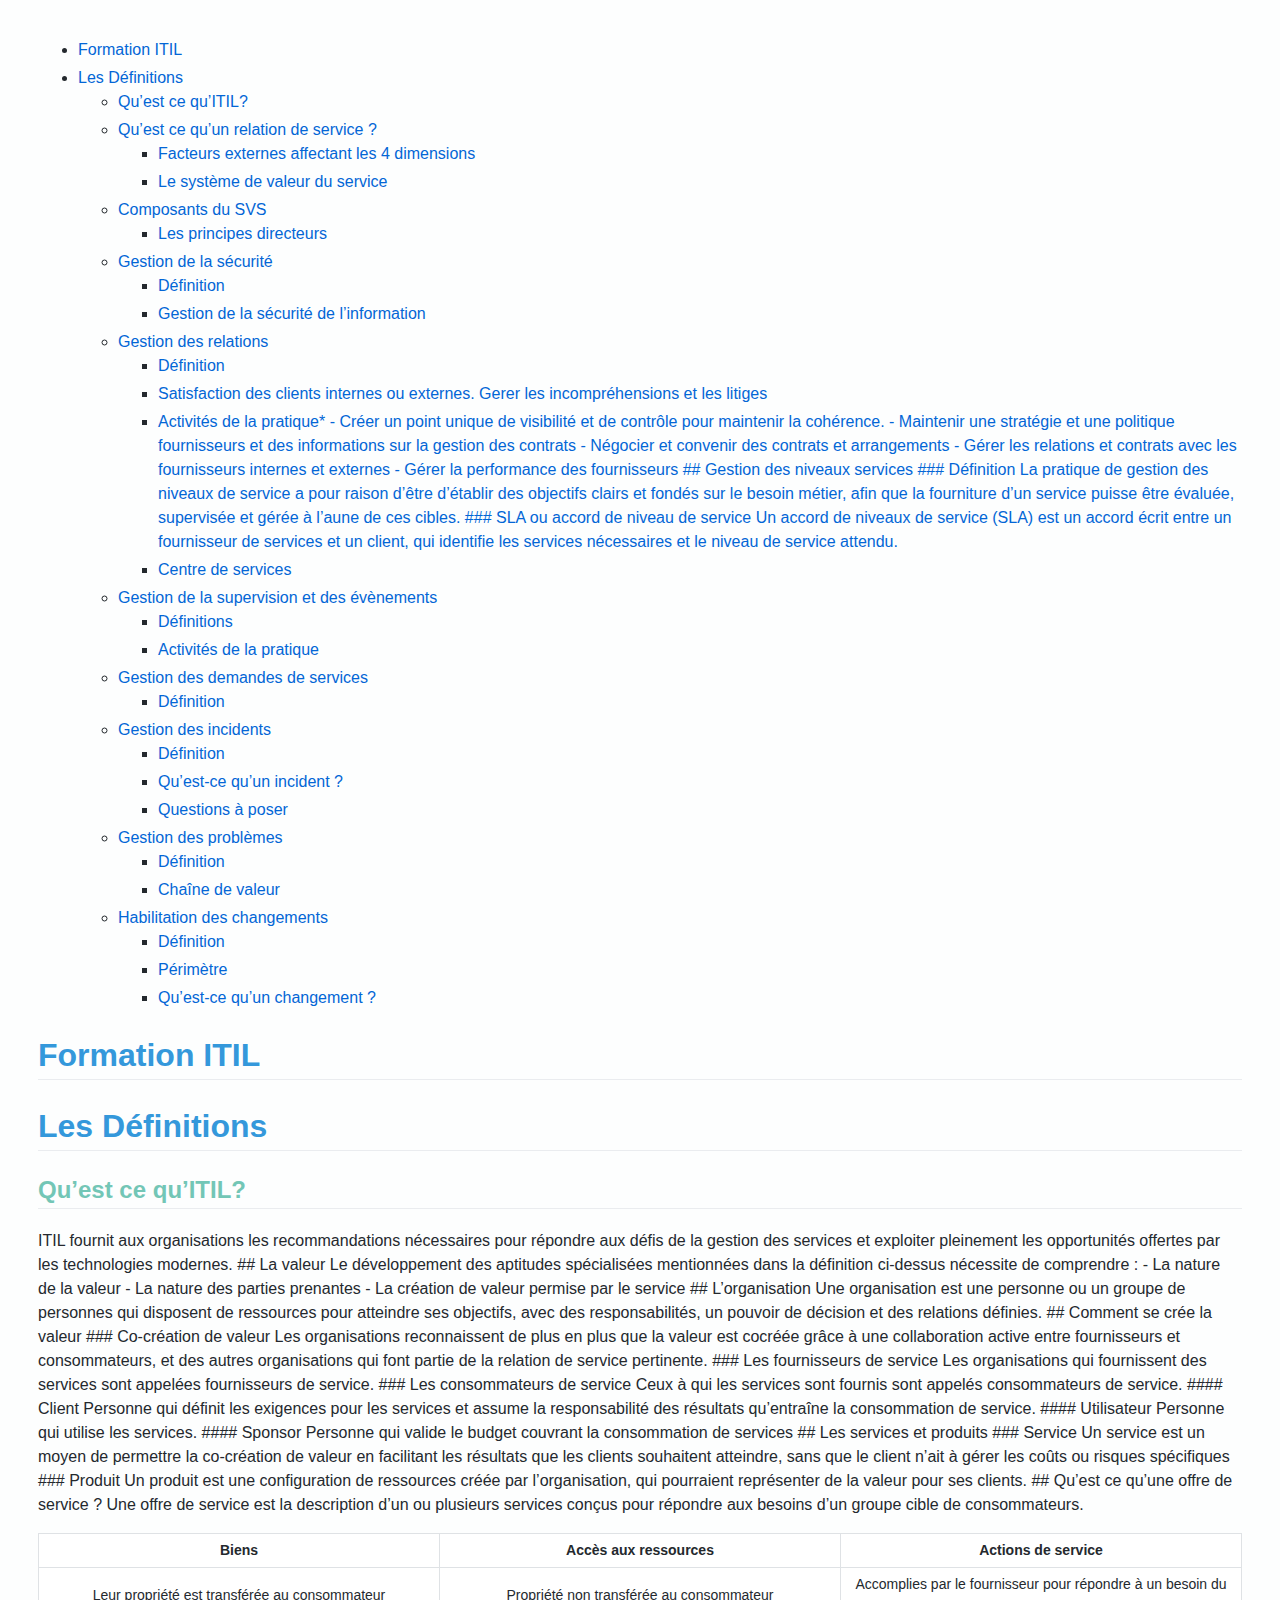
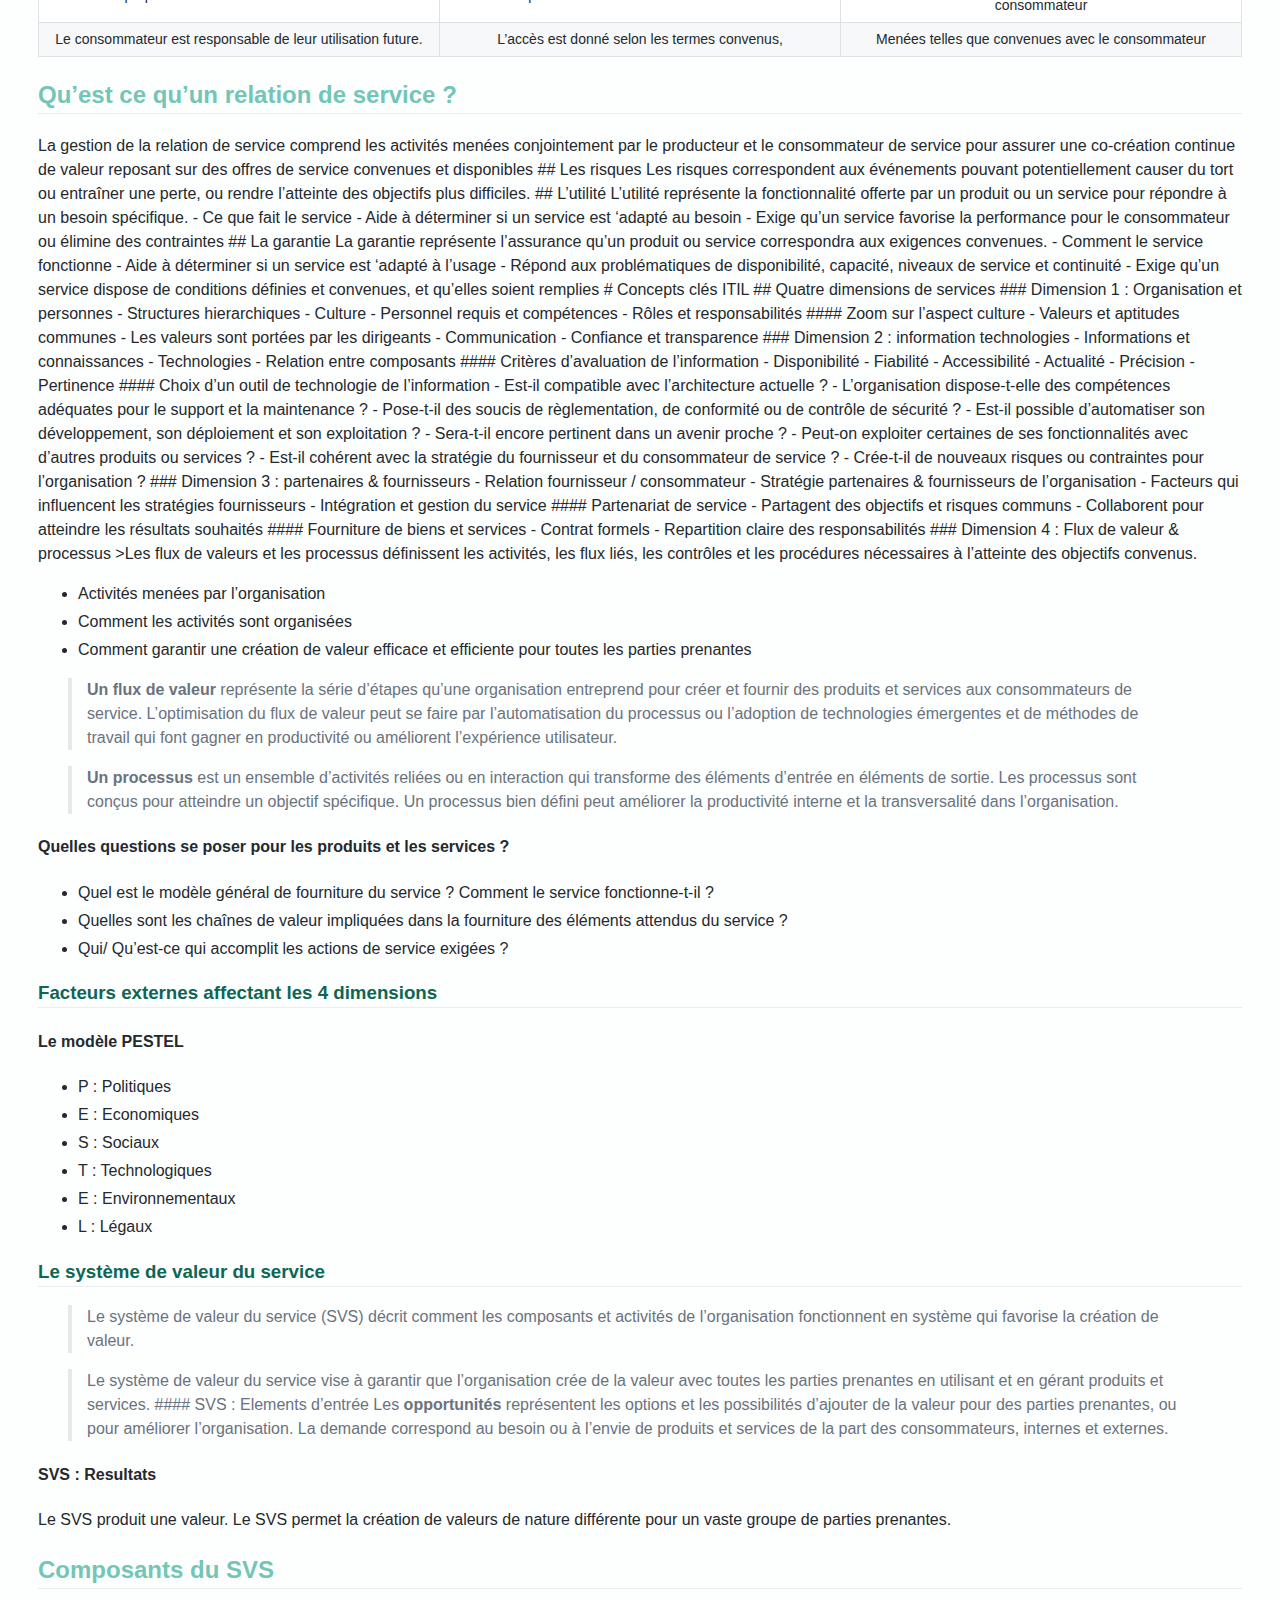
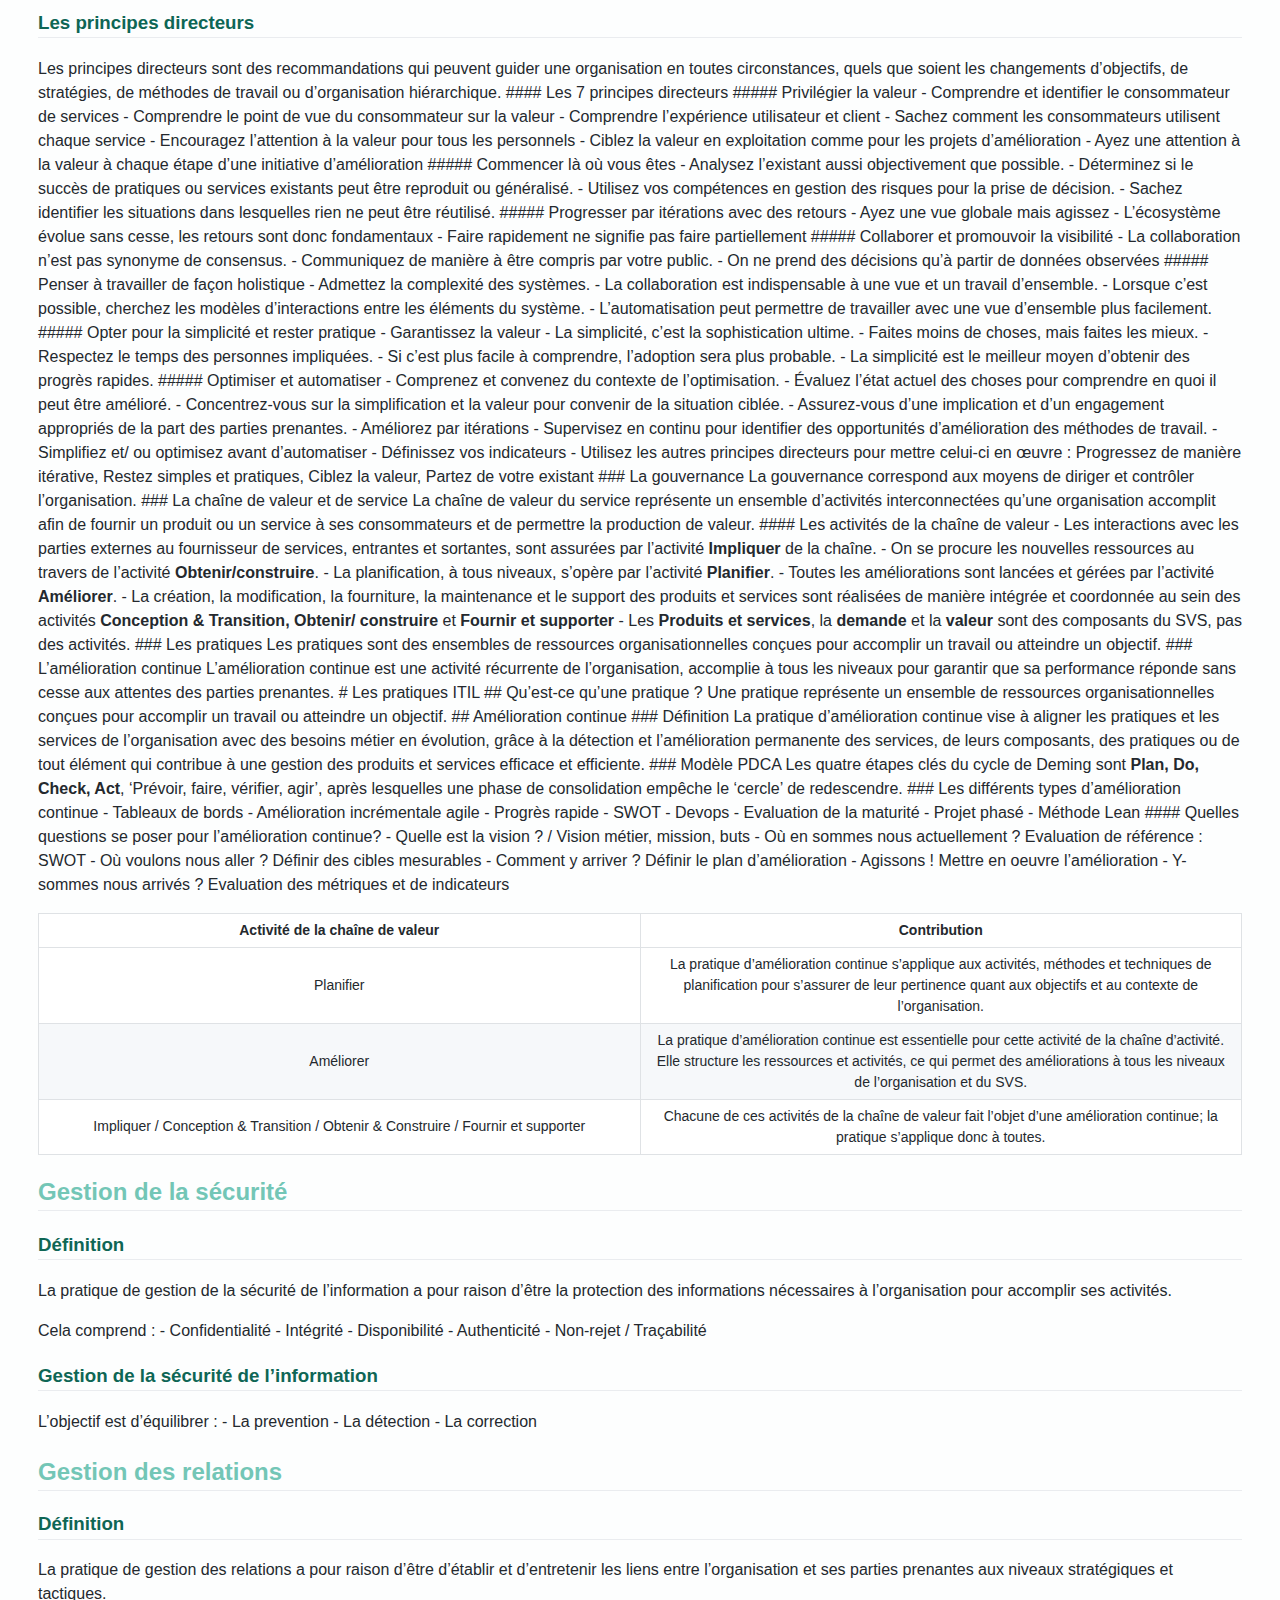
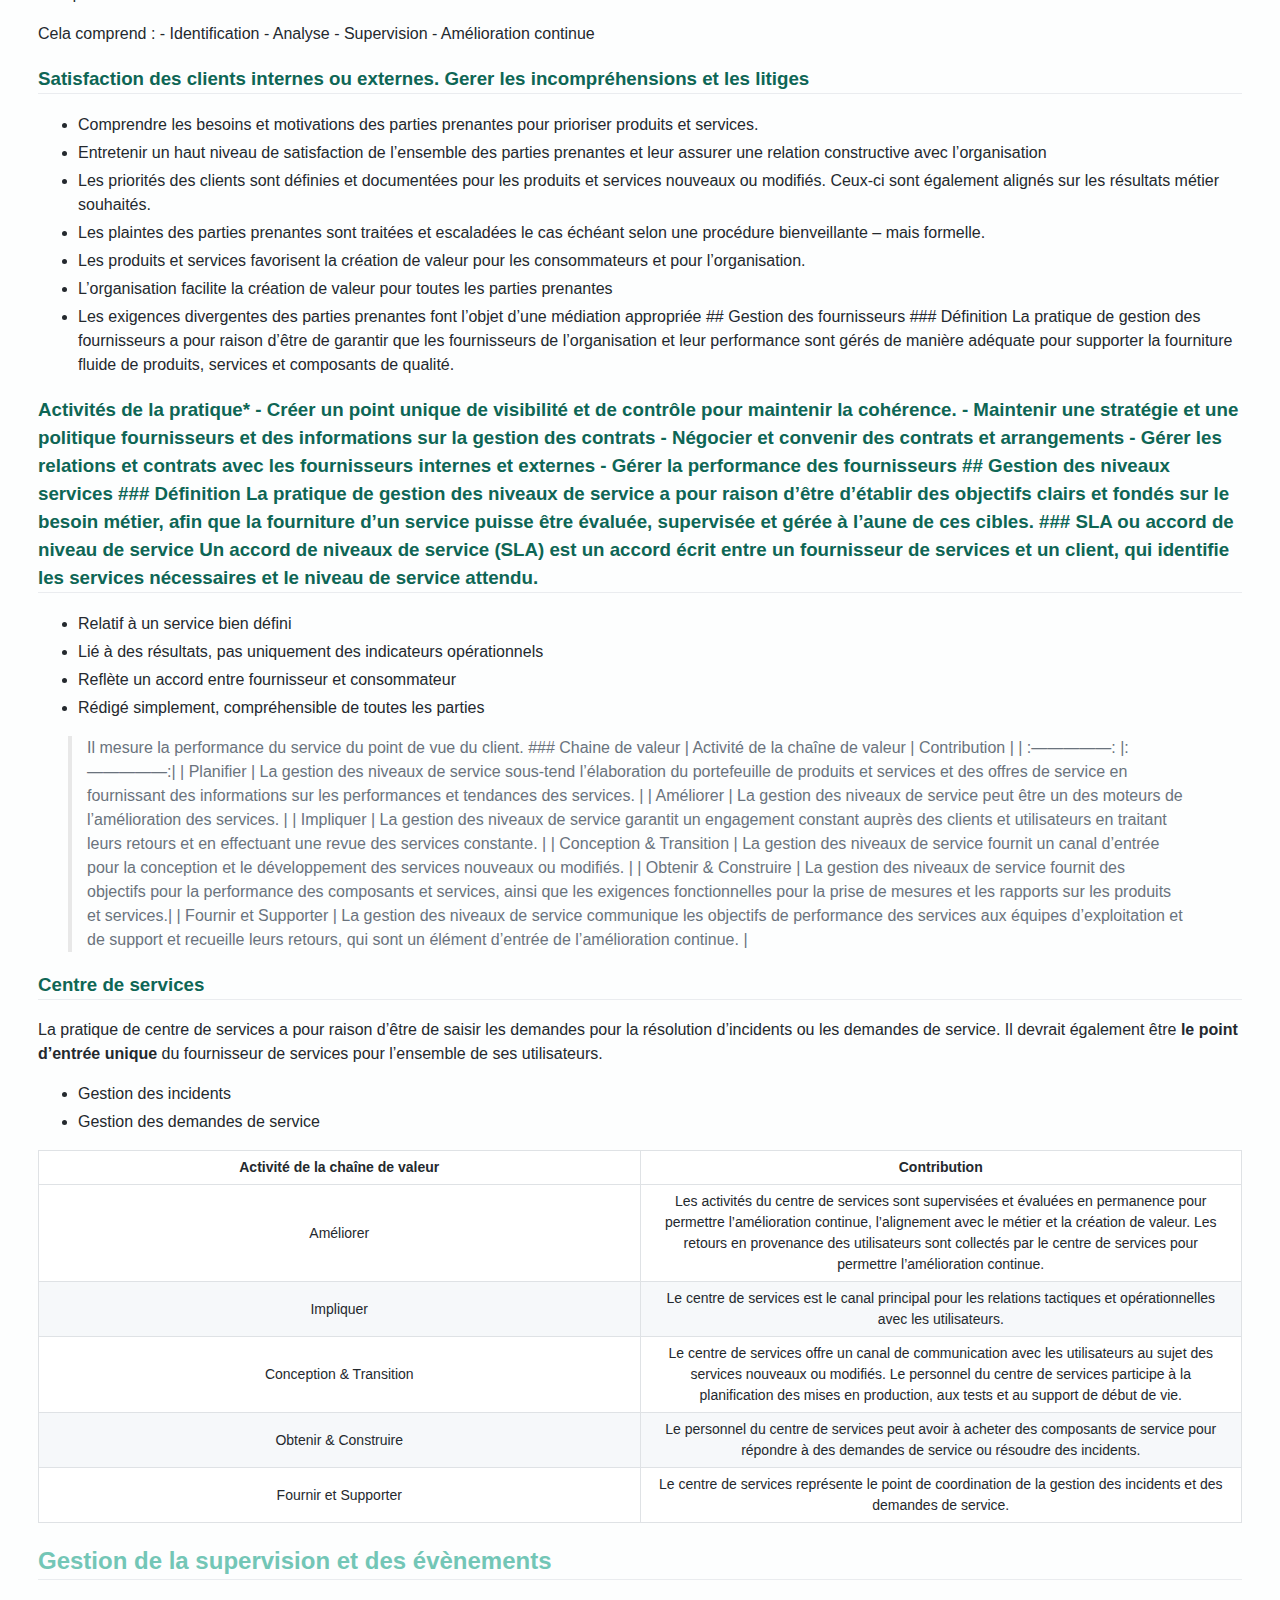
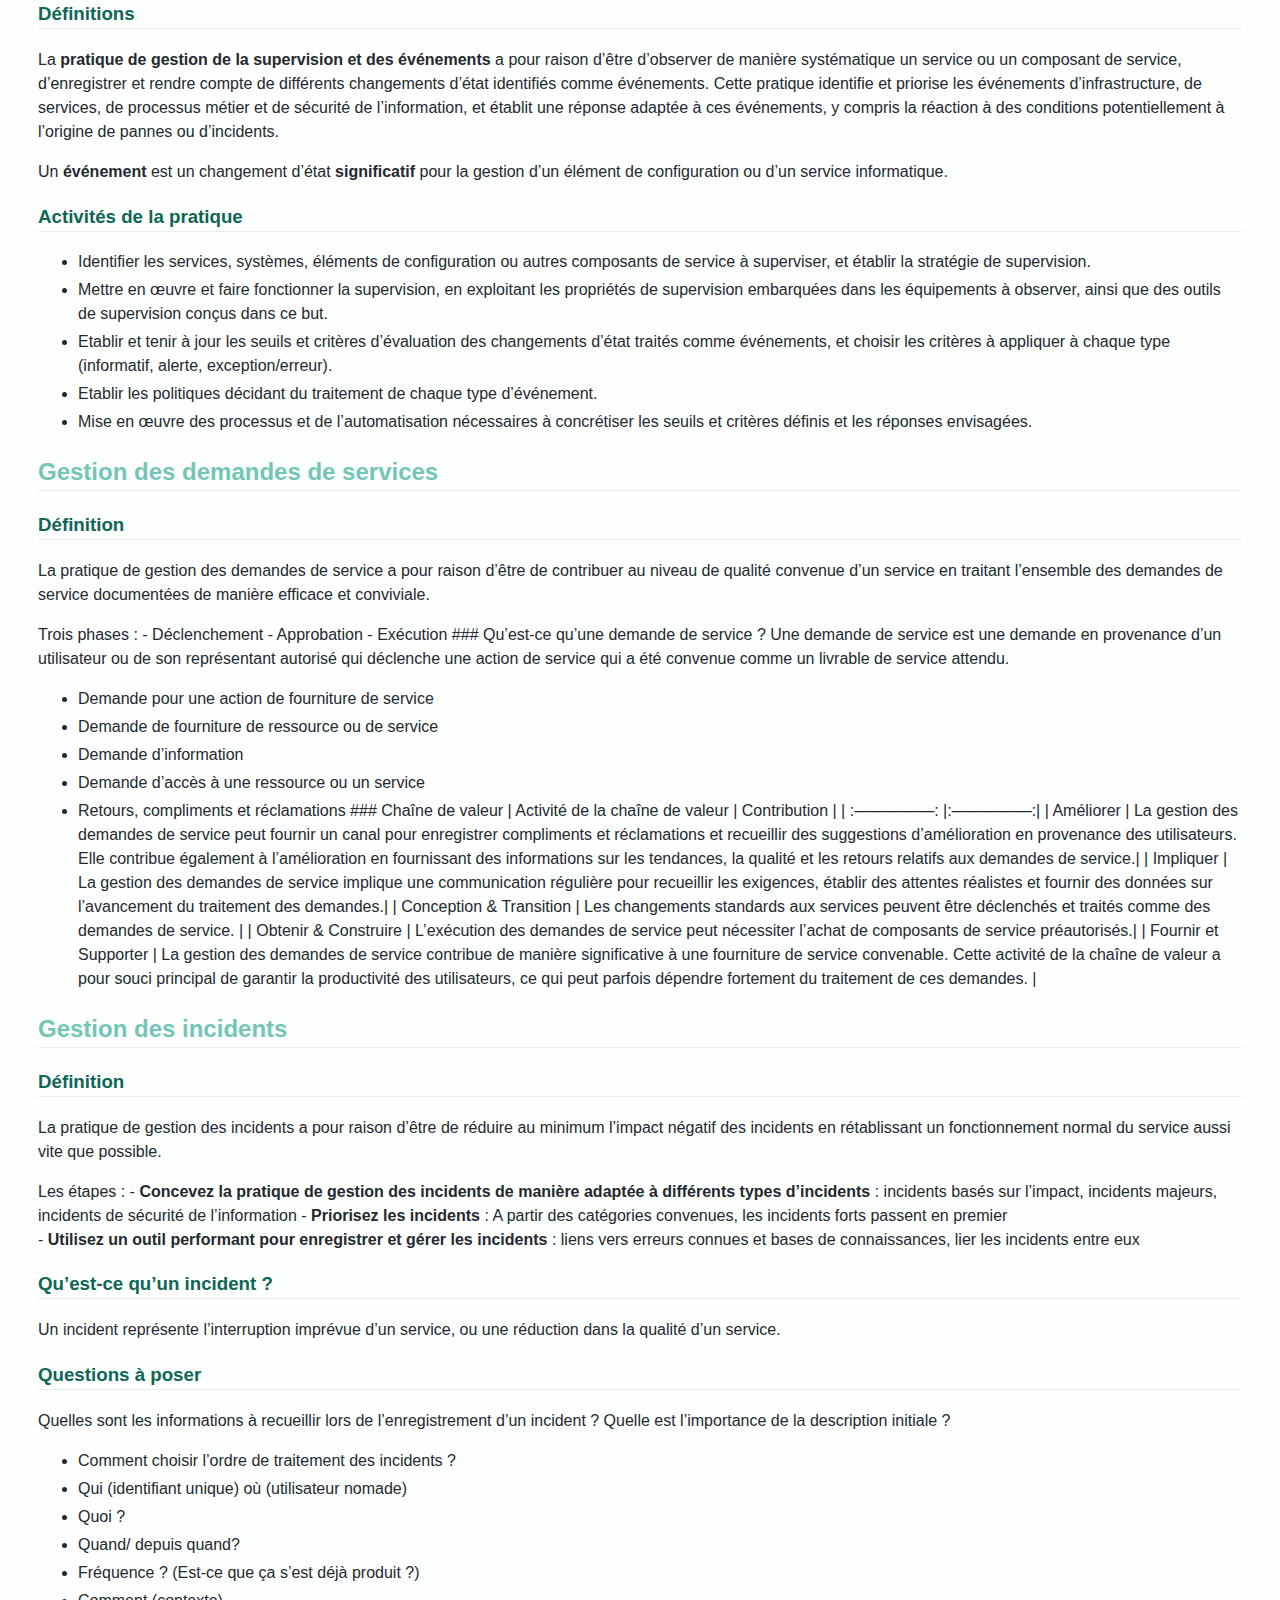
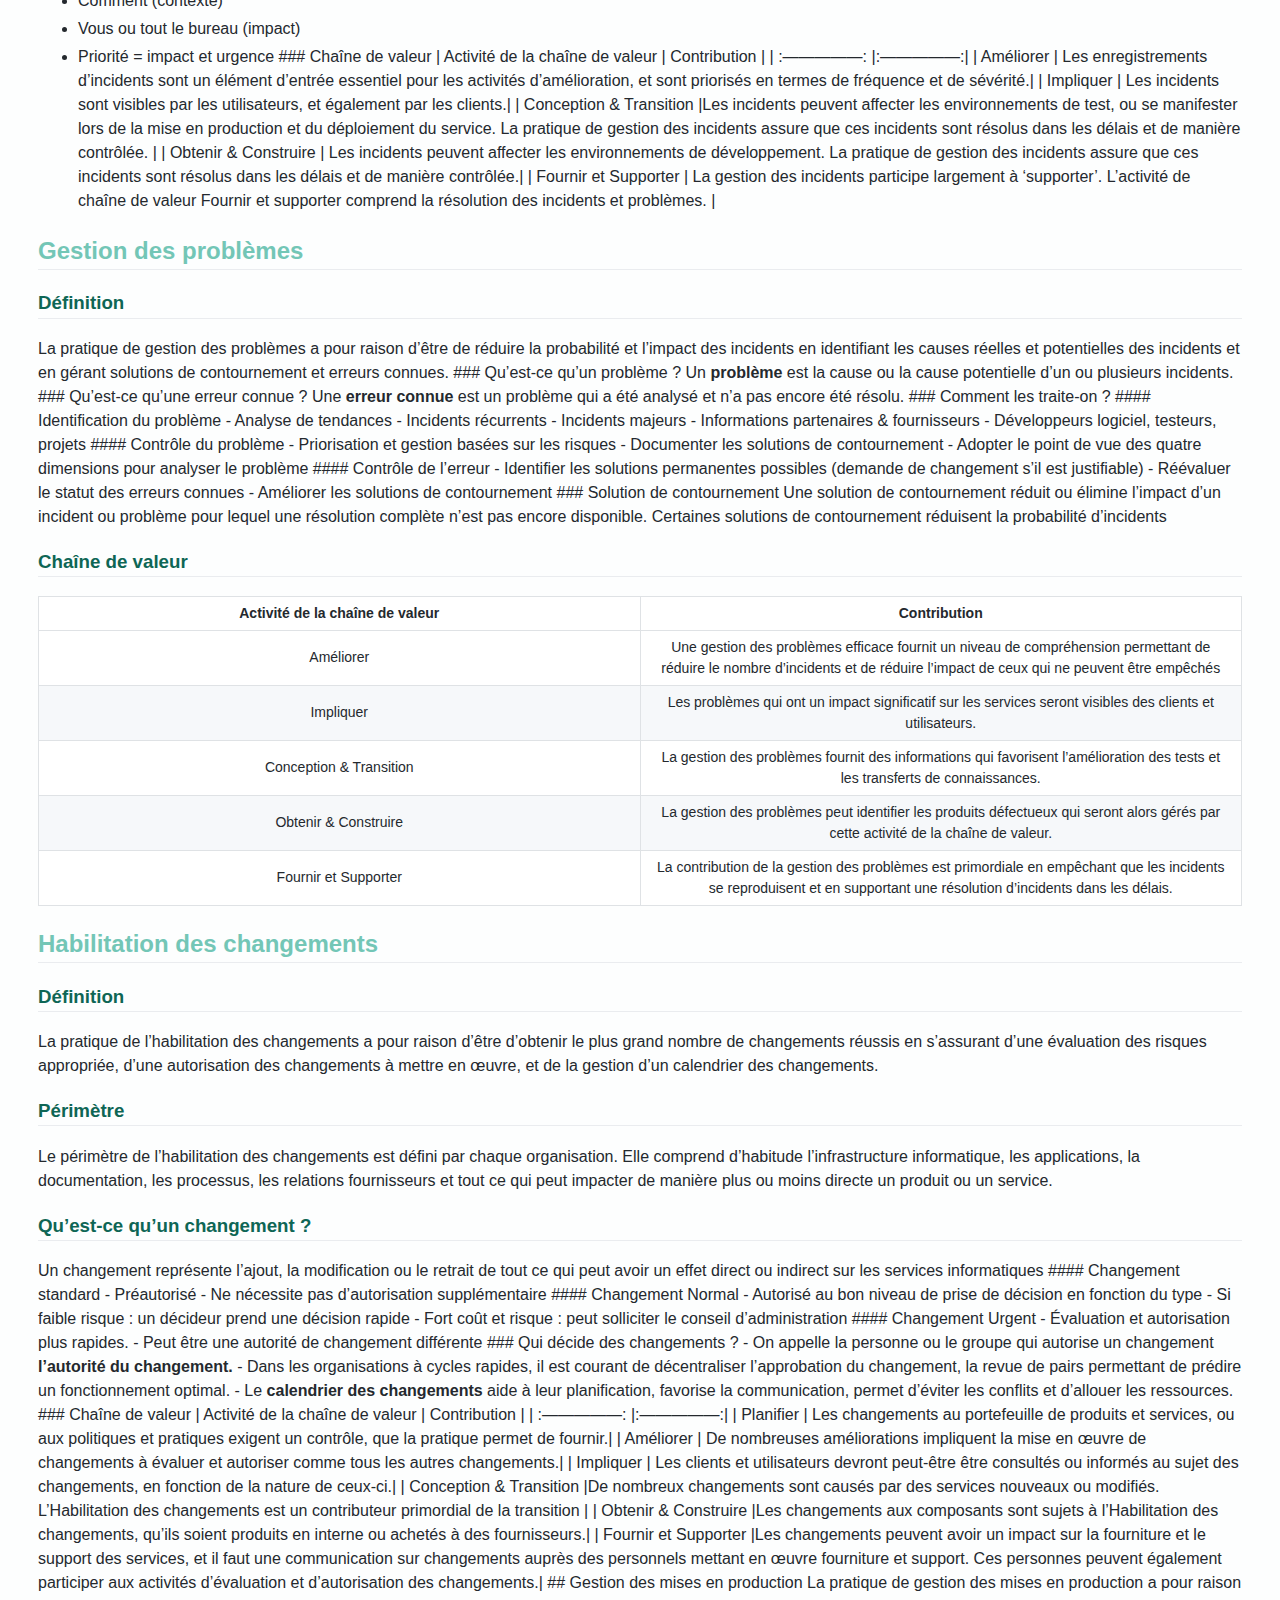
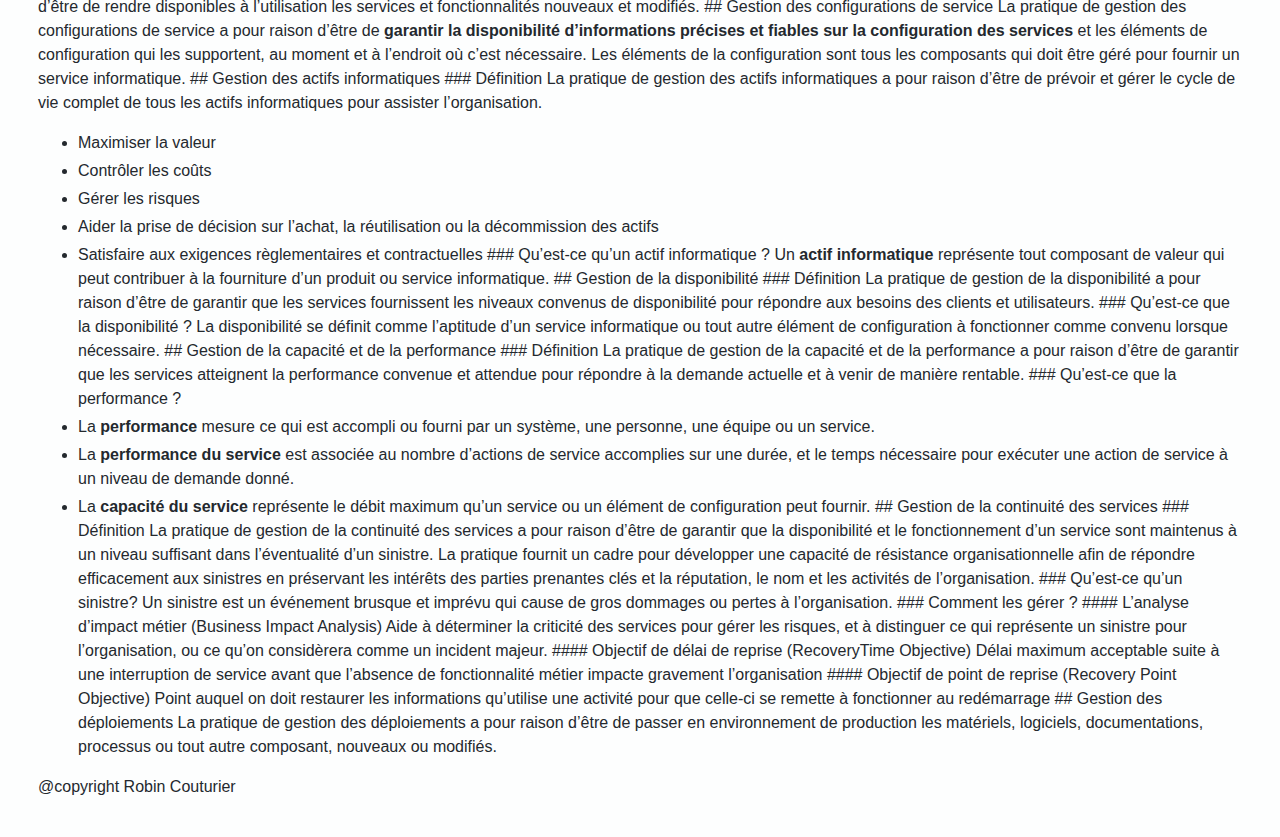
<file: html/ITIL.html>
<!DOCTYPE html>
<html xmlns="http://www.w3.org/1999/xhtml" lang="" xml:lang="">
<head>
  <meta charset="utf-8" />
  <meta name="generator" content="pandoc" />
  <meta name="viewport" content="width=device-width, initial-scale=1.0, user-scalable=yes" />
  <title>ITIL</title>
  <style type="text/css">
      code{white-space: pre-wrap;}
      span.smallcaps{font-variant: small-caps;}
      span.underline{text-decoration: underline;}
      div.column{display: inline-block; vertical-align: top; width: 50%;}
  </style>
  <link rel="stylesheet" href="link/test.css" />
  <!--[if lt IE 9]>
    <script src="//cdnjs.cloudflare.com/ajax/libs/html5shiv/3.7.3/html5shiv-printshiv.min.js"></script>
  <![endif]-->
</head>
<body>
<nav id="TOC">
<ul>
<li><a href="#formation-itil">Formation ITIL</a></li>
<li><a href="#les-définitions">Les Définitions</a><ul>
<li><a href="#quest-ce-quitil">Qu’est ce qu’ITIL?</a></li>
<li><a href="#quest-ce-quun-relation-de-service">Qu’est ce qu’un relation de service ?</a><ul>
<li><a href="#facteurs-externes-affectant-les-4-dimensions">Facteurs externes affectant les 4 dimensions</a></li>
<li><a href="#le-système-de-valeur-du-service">Le système de valeur du service</a></li>
</ul></li>
<li><a href="#composants-du-svs">Composants du SVS</a><ul>
<li><a href="#les-principes-directeurs">Les principes directeurs</a></li>
</ul></li>
<li><a href="#gestion-de-la-sécurité">Gestion de la sécurité</a><ul>
<li><a href="#définition">Définition</a></li>
<li><a href="#gestion-de-la-sécurité-de-linformation">Gestion de la sécurité de l’information</a></li>
</ul></li>
<li><a href="#gestion-des-relations">Gestion des relations</a><ul>
<li><a href="#définition-1">Définition</a></li>
<li><a href="#satisfaction-des-clients-internes-ou-externes.-gerer-les-incompréhensions-et-les-litiges">Satisfaction des clients internes ou externes. Gerer les incompréhensions et les litiges</a></li>
<li><a href="#activités-de-la-pratique---créer-un-point-unique-de-visibilité-et-de-contrôle-pour-maintenir-la-cohérence.---maintenir-une-stratégie-et-une-politique-fournisseurs-et-des-informations-sur-la-gestion-des-contrats---négocier-et-convenir-des-contrats-et-arrangements---gérer-les-relations-et-contrats-avec-les-fournisseurs-internes-et-externes---gérer-la-performance-des-fournisseurs-gestion-des-niveaux-services-définition-la-pratique-de-gestion-des-niveaux-de-service-a-pour-raison-dêtre-détablir-des-objectifs-clairs-et-fondés-sur-le-besoin-métier-afin-que-la-fourniture-dun-service-puisse-être-évaluée-supervisée-et-gérée-à-laune-de-ces-cibles.-sla-ou-accord-de-niveau-de-service-un-accord-de-niveaux-de-service-sla-est-un-accord-écrit-entre-un-fournisseur-de-services-et-un-client-qui-identifie-les-services-nécessaires-et-le-niveau-de-service-attendu.">Activités de la pratique* - Créer un point unique de visibilité et de contrôle pour maintenir la cohérence. - Maintenir une stratégie et une politique fournisseurs et des informations sur la gestion des contrats - Négocier et convenir des contrats et arrangements - Gérer les relations et contrats avec les fournisseurs internes et externes - Gérer la performance des fournisseurs ## Gestion des niveaux services ### Définition La pratique de gestion des niveaux de service a pour raison d’être d’établir des objectifs clairs et fondés sur le besoin métier, afin que la fourniture d’un service puisse être évaluée, supervisée et gérée à l’aune de ces cibles. ### SLA ou accord de niveau de service Un accord de niveaux de service (SLA) est un accord écrit entre un fournisseur de services et un client, qui identifie les services nécessaires et le niveau de service attendu.</a></li>
<li><a href="#centre-de-services">Centre de services</a></li>
</ul></li>
<li><a href="#gestion-de-la-supervision-et-des-évènements">Gestion de la supervision et des évènements</a><ul>
<li><a href="#définitions">Définitions</a></li>
<li><a href="#activités-de-la-pratique">Activités de la pratique</a></li>
</ul></li>
<li><a href="#gestion-des-demandes-de-services">Gestion des demandes de services</a><ul>
<li><a href="#définition-2">Définition</a></li>
</ul></li>
<li><a href="#gestion-des-incidents">Gestion des incidents</a><ul>
<li><a href="#définition-3">Définition</a></li>
<li><a href="#quest-ce-quun-incident">Qu’est-ce qu’un incident ?</a></li>
<li><a href="#questions-à-poser">Questions à poser</a></li>
</ul></li>
<li><a href="#gestion-des-problèmes">Gestion des problèmes</a><ul>
<li><a href="#définition-4">Définition</a></li>
<li><a href="#chaîne-de-valeur">Chaîne de valeur</a></li>
</ul></li>
<li><a href="#habilitation-des-changements">Habilitation des changements</a><ul>
<li><a href="#définition-5">Définition</a></li>
<li><a href="#périmètre">Périmètre</a></li>
<li><a href="#quest-ce-quun-changement">Qu’est-ce qu’un changement ?</a></li>
</ul></li>
</ul></li>
</ul>
</nav>
<h1 id="formation-itil">Formation ITIL</h1>
<h1 id="les-définitions">Les Définitions</h1>
<h2 id="quest-ce-quitil">Qu’est ce qu’ITIL?</h2>
<p>ITIL fournit aux organisations les recommandations nécessaires pour répondre aux défis de la gestion des services et exploiter pleinement les opportunités offertes par les technologies modernes. ## La valeur Le développement des aptitudes spécialisées mentionnées dans la définition ci-dessus nécessite de comprendre : - La nature de la valeur - La nature des parties prenantes - La création de valeur permise par le service ## L’organisation Une organisation est une personne ou un groupe de personnes qui disposent de ressources pour atteindre ses objectifs, avec des responsabilités, un pouvoir de décision et des relations définies. ## Comment se crée la valeur ### Co-création de valeur Les organisations reconnaissent de plus en plus que la valeur est cocréée grâce à une collaboration active entre fournisseurs et consommateurs, et des autres organisations qui font partie de la relation de service pertinente. ### Les fournisseurs de service Les organisations qui fournissent des services sont appelées fournisseurs de service. ### Les consommateurs de service Ceux à qui les services sont fournis sont appelés consommateurs de service. #### Client Personne qui définit les exigences pour les services et assume la responsabilité des résultats qu’entraîne la consommation de service. #### Utilisateur Personne qui utilise les services. #### Sponsor Personne qui valide le budget couvrant la consommation de services ## Les services et produits ### Service Un service est un moyen de permettre la co-création de valeur en facilitant les résultats que les clients souhaitent atteindre, sans que le client n’ait à gérer les coûts ou risques spécifiques ### Produit Un produit est une configuration de ressources créée par l’organisation, qui pourraient représenter de la valeur pour ses clients. ## Qu’est ce qu’une offre de service ? Une offre de service est la description d’un ou plusieurs services conçus pour répondre aux besoins d’un groupe cible de consommateurs.</p>
<table>
<colgroup>
<col style="width: 33%" />
<col style="width: 33%" />
<col style="width: 33%" />
</colgroup>
<thead>
<tr class="header">
<th style="text-align: center;">Biens</th>
<th style="text-align: center;">Accès aux ressources</th>
<th style="text-align: center;">Actions de service</th>
</tr>
</thead>
<tbody>
<tr class="odd">
<td style="text-align: center;">Leur propriété est transférée au consommateur</td>
<td style="text-align: center;">Propriété non transférée au consommateur</td>
<td style="text-align: center;">Accomplies par le fournisseur pour répondre à un besoin du consommateur</td>
</tr>
<tr class="even">
<td style="text-align: center;">Le consommateur est responsable de leur utilisation future.</td>
<td style="text-align: center;">L’accès est donné selon les termes convenus,</td>
<td style="text-align: center;">Menées telles que convenues avec le consommateur</td>
</tr>
</tbody>
</table>
<h2 id="quest-ce-quun-relation-de-service">Qu’est ce qu’un relation de service ?</h2>
<p>La gestion de la relation de service comprend les activités menées conjointement par le producteur et le consommateur de service pour assurer une co-création continue de valeur reposant sur des offres de service convenues et disponibles ## Les risques Les risques correspondent aux événements pouvant potentiellement causer du tort ou entraîner une perte, ou rendre l’atteinte des objectifs plus difficiles. ## L’utilité L’utilité représente la fonctionnalité offerte par un produit ou un service pour répondre à un besoin spécifique. - Ce que fait le service - Aide à déterminer si un service est ‘adapté au besoin - Exige qu’un service favorise la performance pour le consommateur ou élimine des contraintes ## La garantie La garantie représente l’assurance qu’un produit ou service correspondra aux exigences convenues. - Comment le service fonctionne - Aide à déterminer si un service est ‘adapté à l’usage - Répond aux problématiques de disponibilité, capacité, niveaux de service et continuité - Exige qu’un service dispose de conditions définies et convenues, et qu’elles soient remplies # Concepts clés ITIL ## Quatre dimensions de services ### Dimension 1 : Organisation et personnes - Structures hierarchiques - Culture - Personnel requis et compétences - Rôles et responsabilités #### Zoom sur l’aspect culture - Valeurs et aptitudes communes - Les valeurs sont portées par les dirigeants - Communication - Confiance et transparence ### Dimension 2 : information technologies - Informations et connaissances - Technologies - Relation entre composants #### Critères d’avaluation de l’information - Disponibilité - Fiabilité - Accessibilité - Actualité - Précision - Pertinence #### Choix d’un outil de technologie de l’information - Est-il compatible avec l’architecture actuelle ? - L’organisation dispose-t-elle des compétences adéquates pour le support et la maintenance ? - Pose-t-il des soucis de règlementation, de conformité ou de contrôle de sécurité ? - Est-il possible d’automatiser son développement, son déploiement et son exploitation ? - Sera-t-il encore pertinent dans un avenir proche ? - Peut-on exploiter certaines de ses fonctionnalités avec d’autres produits ou services ? - Est-il cohérent avec la stratégie du fournisseur et du consommateur de service ? - Crée-t-il de nouveaux risques ou contraintes pour l’organisation ? ### Dimension 3 : partenaires &amp; fournisseurs - Relation fournisseur / consommateur - Stratégie partenaires &amp; fournisseurs de l’organisation - Facteurs qui influencent les stratégies fournisseurs - Intégration et gestion du service #### Partenariat de service - Partagent des objectifs et risques communs - Collaborent pour atteindre les résultats souhaités #### Fourniture de biens et services - Contrat formels - Repartition claire des responsabilités ### Dimension 4 : Flux de valeur &amp; processus &gt;Les flux de valeurs et les processus définissent les activités, les flux liés, les contrôles et les procédures nécessaires à l’atteinte des objectifs convenus.</p>
<ul>
<li>Activités menées par l’organisation</li>
<li>Comment les activités sont organisées</li>
<li>Comment garantir une création de valeur efficace et efficiente pour toutes les parties prenantes</li>
</ul>
<blockquote>
<p><strong>Un flux de valeur</strong> représente la série d’étapes qu’une organisation entreprend pour créer et fournir des produits et services aux consommateurs de service. L’optimisation du flux de valeur peut se faire par l’automatisation du processus ou l’adoption de technologies émergentes et de méthodes de travail qui font gagner en productivité ou améliorent l’expérience utilisateur.</p>
</blockquote>
<blockquote>
<p><strong>Un processus</strong> est un ensemble d’activités reliées ou en interaction qui transforme des éléments d’entrée en éléments de sortie. Les processus sont conçus pour atteindre un objectif spécifique. Un processus bien défini peut améliorer la productivité interne et la transversalité dans l’organisation.</p>
</blockquote>
<h4 id="quelles-questions-se-poser-pour-les-produits-et-les-services">Quelles questions se poser pour les produits et les services ?</h4>
<ul>
<li>Quel est le modèle général de fourniture du service ? Comment le service fonctionne-t-il ?</li>
<li>Quelles sont les chaînes de valeur impliquées dans la fourniture des éléments attendus du service ?</li>
<li>Qui/ Qu’est-ce qui accomplit les actions de service exigées ?</li>
</ul>
<h3 id="facteurs-externes-affectant-les-4-dimensions">Facteurs externes affectant les 4 dimensions</h3>
<h4 id="le-modèle-pestel">Le modèle PESTEL</h4>
<ul>
<li>P : Politiques</li>
<li>E : Economiques</li>
<li>S : Sociaux</li>
<li>T : Technologiques</li>
<li>E : Environnementaux</li>
<li>L : Légaux</li>
</ul>
<h3 id="le-système-de-valeur-du-service">Le système de valeur du service</h3>
<blockquote>
<p>Le système de valeur du service (SVS) décrit comment les composants et activités de l’organisation fonctionnent en système qui favorise la création de valeur.</p>
</blockquote>
<blockquote>
<p>Le système de valeur du service vise à garantir que l’organisation crée de la valeur avec toutes les parties prenantes en utilisant et en gérant produits et services. #### SVS : Elements d’entrée Les <strong>opportunités</strong> représentent les options et les possibilités d’ajouter de la valeur pour des parties prenantes, ou pour améliorer l’organisation. La demande correspond au besoin ou à l’envie de produits et services de la part des consommateurs, internes et externes.</p>
</blockquote>
<h4 id="svs-resultats">SVS : Resultats</h4>
<p>Le SVS produit une valeur. Le SVS permet la création de valeurs de nature différente pour un vaste groupe de parties prenantes.</p>
<h2 id="composants-du-svs">Composants du SVS</h2>
<h3 id="les-principes-directeurs">Les principes directeurs</h3>
<p>Les principes directeurs sont des recommandations qui peuvent guider une organisation en toutes circonstances, quels que soient les changements d’objectifs, de stratégies, de méthodes de travail ou d’organisation hiérarchique. #### Les 7 principes directeurs ##### Privilégier la valeur - Comprendre et identifier le consommateur de services - Comprendre le point de vue du consommateur sur la valeur - Comprendre l’expérience utilisateur et client - Sachez comment les consommateurs utilisent chaque service - Encouragez l’attention à la valeur pour tous les personnels - Ciblez la valeur en exploitation comme pour les projets d’amélioration - Ayez une attention à la valeur à chaque étape d’une initiative d’amélioration ##### Commencer là où vous êtes - Analysez l’existant aussi objectivement que possible. - Déterminez si le succès de pratiques ou services existants peut être reproduit ou généralisé. - Utilisez vos compétences en gestion des risques pour la prise de décision. - Sachez identifier les situations dans lesquelles rien ne peut être réutilisé. ##### Progresser par itérations avec des retours - Ayez une vue globale mais agissez - L’écosystème évolue sans cesse, les retours sont donc fondamentaux - Faire rapidement ne signifie pas faire partiellement ##### Collaborer et promouvoir la visibilité - La collaboration n’est pas synonyme de consensus. - Communiquez de manière à être compris par votre public. - On ne prend des décisions qu’à partir de données observées ##### Penser à travailler de façon holistique - Admettez la complexité des systèmes. - La collaboration est indispensable à une vue et un travail d’ensemble. - Lorsque c’est possible, cherchez les modèles d’interactions entre les éléments du système. - L’automatisation peut permettre de travailler avec une vue d’ensemble plus facilement. ##### Opter pour la simplicité et rester pratique - Garantissez la valeur - La simplicité, c’est la sophistication ultime. - Faites moins de choses, mais faites les mieux. - Respectez le temps des personnes impliquées. - Si c’est plus facile à comprendre, l’adoption sera plus probable. - La simplicité est le meilleur moyen d’obtenir des progrès rapides. ##### Optimiser et automatiser - Comprenez et convenez du contexte de l’optimisation. - Évaluez l’état actuel des choses pour comprendre en quoi il peut être amélioré. - Concentrez-vous sur la simplification et la valeur pour convenir de la situation ciblée. - Assurez-vous d’une implication et d’un engagement appropriés de la part des parties prenantes. - Améliorez par itérations - Supervisez en continu pour identifier des opportunités d’amélioration des méthodes de travail. - Simplifiez et/ ou optimisez avant d’automatiser - Définissez vos indicateurs - Utilisez les autres principes directeurs pour mettre celui-ci en œuvre : Progressez de manière itérative, Restez simples et pratiques, Ciblez la valeur, Partez de votre existant ### La gouvernance La gouvernance correspond aux moyens de diriger et contrôler l’organisation. ### La chaîne de valeur et de service La chaîne de valeur du service représente un ensemble d’activités interconnectées qu’une organisation accomplit afin de fournir un produit ou un service à ses consommateurs et de permettre la production de valeur. #### Les activités de la chaîne de valeur - Les interactions avec les parties externes au fournisseur de services, entrantes et sortantes, sont assurées par l’activité <strong>Impliquer</strong> de la chaîne. - On se procure les nouvelles ressources au travers de l’activité <strong>Obtenir/construire</strong>. - La planification, à tous niveaux, s’opère par l’activité <strong>Planifier</strong>. - Toutes les améliorations sont lancées et gérées par l’activité <strong>Améliorer</strong>. - La création, la modification, la fourniture, la maintenance et le support des produits et services sont réalisées de manière intégrée et coordonnée au sein des activités <strong>Conception &amp; Transition, Obtenir/ construire</strong> et <strong>Fournir et supporter</strong> - Les <strong>Produits et services</strong>, la <strong>demande</strong> et la <strong>valeur</strong> sont des composants du SVS, pas des activités. ### Les pratiques Les pratiques sont des ensembles de ressources organisationnelles conçues pour accomplir un travail ou atteindre un objectif. ### L’amélioration continue L’amélioration continue est une activité récurrente de l’organisation, accomplie à tous les niveaux pour garantir que sa performance réponde sans cesse aux attentes des parties prenantes. # Les pratiques ITIL ## Qu’est-ce qu’une pratique ? Une pratique représente un ensemble de ressources organisationnelles conçues pour accomplir un travail ou atteindre un objectif. ## Amélioration continue ### Définition La pratique d’amélioration continue vise à aligner les pratiques et les services de l’organisation avec des besoins métier en évolution, grâce à la détection et l’amélioration permanente des services, de leurs composants, des pratiques ou de tout élément qui contribue à une gestion des produits et services efficace et efficiente. ### Modèle PDCA Les quatre étapes clés du cycle de Deming sont <strong>Plan, Do, Check, Act</strong>, ‘Prévoir, faire, vérifier, agir’, après lesquelles une phase de consolidation empêche le ‘cercle’ de redescendre. ### Les différents types d’amélioration continue - Tableaux de bords - Amélioration incrémentale agile - Progrès rapide - SWOT - Devops - Evaluation de la maturité - Projet phasé - Méthode Lean #### Quelles questions se poser pour l’amélioration continue? - Quelle est la vision ? / Vision métier, mission, buts - Où en sommes nous actuellement ? Evaluation de référence : SWOT - Où voulons nous aller ? Définir des cibles mesurables - Comment y arriver ? Définir le plan d’amélioration - Agissons ! Mettre en oeuvre l’amélioration - Y-sommes nous arrivés ? Evaluation des métriques et de indicateurs</p>
<table>
<colgroup>
<col style="width: 50%" />
<col style="width: 50%" />
</colgroup>
<thead>
<tr class="header">
<th style="text-align: center;">Activité de la chaîne de valeur</th>
<th style="text-align: center;">Contribution</th>
</tr>
</thead>
<tbody>
<tr class="odd">
<td style="text-align: center;">Planifier</td>
<td style="text-align: center;">La pratique d’amélioration continue s’applique aux activités, méthodes et techniques de planification pour s’assurer de leur pertinence quant aux objectifs et au contexte de l’organisation.</td>
</tr>
<tr class="even">
<td style="text-align: center;">Améliorer</td>
<td style="text-align: center;">La pratique d’amélioration continue est essentielle pour cette activité de la chaîne d’activité. Elle structure les ressources et activités, ce qui permet des améliorations à tous les niveaux de l’organisation et du SVS.</td>
</tr>
<tr class="odd">
<td style="text-align: center;">Impliquer / Conception &amp; Transition / Obtenir &amp; Construire / Fournir et supporter</td>
<td style="text-align: center;">Chacune de ces activités de la chaîne de valeur fait l’objet d’une amélioration continue; la pratique s’applique donc à toutes.</td>
</tr>
</tbody>
</table>
<h2 id="gestion-de-la-sécurité">Gestion de la sécurité</h2>
<h3 id="définition">Définition</h3>
<p>La pratique de gestion de la sécurité de l’information a pour raison d’être la protection des informations nécessaires à l’organisation pour accomplir ses activités.</p>
<p>Cela comprend : - Confidentialité - Intégrité - Disponibilité - Authenticité - Non-rejet / Traçabilité</p>
<h3 id="gestion-de-la-sécurité-de-linformation">Gestion de la sécurité de l’information</h3>
<p>L’objectif est d’équilibrer : - La prevention - La détection - La correction</p>
<h2 id="gestion-des-relations">Gestion des relations</h2>
<h3 id="définition-1">Définition</h3>
<p>La pratique de gestion des relations a pour raison d’être d’établir et d’entretenir les liens entre l’organisation et ses parties prenantes aux niveaux stratégiques et tactiques.</p>
<p>Cela comprend : - Identification - Analyse - Supervision - Amélioration continue</p>
<h3 id="satisfaction-des-clients-internes-ou-externes.-gerer-les-incompréhensions-et-les-litiges">Satisfaction des clients internes ou externes. Gerer les incompréhensions et les litiges</h3>
<ul>
<li>Comprendre les besoins et motivations des parties prenantes pour prioriser produits et services.</li>
<li>Entretenir un haut niveau de satisfaction de l’ensemble des parties prenantes et leur assurer une relation constructive avec l’organisation</li>
<li>Les priorités des clients sont définies et documentées pour les produits et services nouveaux ou modifiés. Ceux-ci sont également alignés sur les résultats métier souhaités.</li>
<li>Les plaintes des parties prenantes sont traitées et escaladées le cas échéant selon une procédure bienveillante – mais formelle.</li>
<li>Les produits et services favorisent la création de valeur pour les consommateurs et pour l’organisation.</li>
<li>L’organisation facilite la création de valeur pour toutes les parties prenantes</li>
<li>Les exigences divergentes des parties prenantes font l’objet d’une médiation appropriée ## Gestion des fournisseurs ### Définition La pratique de gestion des fournisseurs a pour raison d’être de garantir que les fournisseurs de l’organisation et leur performance sont gérés de manière adéquate pour supporter la fourniture fluide de produits, services et composants de qualité.</li>
</ul>
<h3 id="activités-de-la-pratique---créer-un-point-unique-de-visibilité-et-de-contrôle-pour-maintenir-la-cohérence.---maintenir-une-stratégie-et-une-politique-fournisseurs-et-des-informations-sur-la-gestion-des-contrats---négocier-et-convenir-des-contrats-et-arrangements---gérer-les-relations-et-contrats-avec-les-fournisseurs-internes-et-externes---gérer-la-performance-des-fournisseurs-gestion-des-niveaux-services-définition-la-pratique-de-gestion-des-niveaux-de-service-a-pour-raison-dêtre-détablir-des-objectifs-clairs-et-fondés-sur-le-besoin-métier-afin-que-la-fourniture-dun-service-puisse-être-évaluée-supervisée-et-gérée-à-laune-de-ces-cibles.-sla-ou-accord-de-niveau-de-service-un-accord-de-niveaux-de-service-sla-est-un-accord-écrit-entre-un-fournisseur-de-services-et-un-client-qui-identifie-les-services-nécessaires-et-le-niveau-de-service-attendu.">Activités de la pratique* - Créer un point unique de visibilité et de contrôle pour maintenir la cohérence. - Maintenir une stratégie et une politique fournisseurs et des informations sur la gestion des contrats - Négocier et convenir des contrats et arrangements - Gérer les relations et contrats avec les fournisseurs internes et externes - Gérer la performance des fournisseurs ## Gestion des niveaux services ### Définition La pratique de gestion des niveaux de service a pour raison d’être d’établir des objectifs clairs et fondés sur le besoin métier, afin que la fourniture d’un service puisse être évaluée, supervisée et gérée à l’aune de ces cibles. ### SLA ou accord de niveau de service Un accord de niveaux de service (SLA) est un accord écrit entre un fournisseur de services et un client, qui identifie les services nécessaires et le niveau de service attendu.</h3>
<ul>
<li>Relatif à un service bien défini</li>
<li>Lié à des résultats, pas uniquement des indicateurs opérationnels</li>
<li>Reflète un accord entre fournisseur et consommateur</li>
<li>Rédigé simplement, compréhensible de toutes les parties</li>
</ul>
<blockquote>
<p>Il mesure la performance du service du point de vue du client. ### Chaine de valeur | Activité de la chaîne de valeur | Contribution | | :—————: |:—————:| | Planifier | La gestion des niveaux de service sous-tend l’élaboration du portefeuille de produits et services et des offres de service en fournissant des informations sur les performances et tendances des services. | | Améliorer | La gestion des niveaux de service peut être un des moteurs de l’amélioration des services. | | Impliquer | La gestion des niveaux de service garantit un engagement constant auprès des clients et utilisateurs en traitant leurs retours et en effectuant une revue des services constante. | | Conception &amp; Transition | La gestion des niveaux de service fournit un canal d’entrée pour la conception et le développement des services nouveaux ou modifiés. | | Obtenir &amp; Construire | La gestion des niveaux de service fournit des objectifs pour la performance des composants et services, ainsi que les exigences fonctionnelles pour la prise de mesures et les rapports sur les produits et services.| | Fournir et Supporter | La gestion des niveaux de service communique les objectifs de performance des services aux équipes d’exploitation et de support et recueille leurs retours, qui sont un élément d’entrée de l’amélioration continue. |</p>
</blockquote>
<h3 id="centre-de-services">Centre de services</h3>
<p>La pratique de centre de services a pour raison d’être de saisir les demandes pour la résolution d’incidents ou les demandes de service. Il devrait également être <strong>le point d’entrée unique</strong> du fournisseur de services pour l’ensemble de ses utilisateurs.</p>
<ul>
<li>Gestion des incidents</li>
<li>Gestion des demandes de service</li>
</ul>
<table>
<colgroup>
<col style="width: 50%" />
<col style="width: 50%" />
</colgroup>
<thead>
<tr class="header">
<th style="text-align: center;">Activité de la chaîne de valeur</th>
<th style="text-align: center;">Contribution</th>
</tr>
</thead>
<tbody>
<tr class="odd">
<td style="text-align: center;">Améliorer</td>
<td style="text-align: center;">Les activités du centre de services sont supervisées et évaluées en permanence pour permettre l’amélioration continue, l’alignement avec le métier et la création de valeur. Les retours en provenance des utilisateurs sont collectés par le centre de services pour permettre l’amélioration continue.</td>
</tr>
<tr class="even">
<td style="text-align: center;">Impliquer</td>
<td style="text-align: center;">Le centre de services est le canal principal pour les relations tactiques et opérationnelles avec les utilisateurs.</td>
</tr>
<tr class="odd">
<td style="text-align: center;">Conception &amp; Transition</td>
<td style="text-align: center;">Le centre de services offre un canal de communication avec les utilisateurs au sujet des services nouveaux ou modifiés. Le personnel du centre de services participe à la planification des mises en production, aux tests et au support de début de vie.</td>
</tr>
<tr class="even">
<td style="text-align: center;">Obtenir &amp; Construire</td>
<td style="text-align: center;">Le personnel du centre de services peut avoir à acheter des composants de service pour répondre à des demandes de service ou résoudre des incidents.</td>
</tr>
<tr class="odd">
<td style="text-align: center;">Fournir et Supporter</td>
<td style="text-align: center;">Le centre de services représente le point de coordination de la gestion des incidents et des demandes de service.</td>
</tr>
</tbody>
</table>
<h2 id="gestion-de-la-supervision-et-des-évènements">Gestion de la supervision et des évènements</h2>
<h3 id="définitions">Définitions</h3>
<p>La <strong>pratique de gestion de la supervision et des événements</strong> a pour raison d’être d’observer de manière systématique un service ou un composant de service, d’enregistrer et rendre compte de différents changements d’état identifiés comme événements. Cette pratique identifie et priorise les événements d’infrastructure, de services, de processus métier et de sécurité de l’information, et établit une réponse adaptée à ces événements, y compris la réaction à des conditions potentiellement à l’origine de pannes ou d’incidents.</p>
<p>Un <strong>événement</strong> est un changement d’état <strong>significatif</strong> pour la gestion d’un élément de configuration ou d’un service informatique.</p>
<h3 id="activités-de-la-pratique">Activités de la pratique</h3>
<ul>
<li>Identifier les services, systèmes, éléments de configuration ou autres composants de service à superviser, et établir la stratégie de supervision.</li>
<li>Mettre en œuvre et faire fonctionner la supervision, en exploitant les propriétés de supervision embarquées dans les équipements à observer, ainsi que des outils de supervision conçus dans ce but.</li>
<li>Etablir et tenir à jour les seuils et critères d’évaluation des changements d’état traités comme événements, et choisir les critères à appliquer à chaque type (informatif, alerte, exception/erreur).</li>
<li>Etablir les politiques décidant du traitement de chaque type d’événement.</li>
<li>Mise en œuvre des processus et de l’automatisation nécessaires à concrétiser les seuils et critères définis et les réponses envisagées.</li>
</ul>
<h2 id="gestion-des-demandes-de-services">Gestion des demandes de services</h2>
<h3 id="définition-2">Définition</h3>
<p>La pratique de gestion des demandes de service a pour raison d’être de contribuer au niveau de qualité convenue d’un service en traitant l’ensemble des demandes de service documentées de manière efficace et conviviale.</p>
<p>Trois phases : - Déclenchement - Approbation - Exécution ### Qu’est-ce qu’une demande de service ? Une demande de service est une demande en provenance d’un utilisateur ou de son représentant autorisé qui déclenche une action de service qui a été convenue comme un livrable de service attendu.</p>
<ul>
<li>Demande pour une action de fourniture de service</li>
<li>Demande de fourniture de ressource ou de service</li>
<li>Demande d’information</li>
<li>Demande d’accès à une ressource ou un service</li>
<li>Retours, compliments et réclamations ### Chaîne de valeur | Activité de la chaîne de valeur | Contribution | | :—————: |:—————:| | Améliorer | La gestion des demandes de service peut fournir un canal pour enregistrer compliments et réclamations et recueillir des suggestions d’amélioration en provenance des utilisateurs. Elle contribue également à l’amélioration en fournissant des informations sur les tendances, la qualité et les retours relatifs aux demandes de service.| | Impliquer | La gestion des demandes de service implique une communication régulière pour recueillir les exigences, établir des attentes réalistes et fournir des données sur l’avancement du traitement des demandes.| | Conception &amp; Transition | Les changements standards aux services peuvent être déclenchés et traités comme des demandes de service. | | Obtenir &amp; Construire | L’exécution des demandes de service peut nécessiter l’achat de composants de service préautorisés.| | Fournir et Supporter | La gestion des demandes de service contribue de manière significative à une fourniture de service convenable. Cette activité de la chaîne de valeur a pour souci principal de garantir la productivité des utilisateurs, ce qui peut parfois dépendre fortement du traitement de ces demandes. |</li>
</ul>
<h2 id="gestion-des-incidents">Gestion des incidents</h2>
<h3 id="définition-3">Définition</h3>
<p>La pratique de gestion des incidents a pour raison d’être de réduire au minimum l’impact négatif des incidents en rétablissant un fonctionnement normal du service aussi vite que possible.</p>
<p>Les étapes : - <strong>Concevez la pratique de gestion des incidents de manière adaptée à différents types d’incidents</strong> : incidents basés sur l’impact, incidents majeurs, incidents de sécurité de l’information - <strong>Priorisez les incidents</strong> : A partir des catégories convenues, les incidents forts passent en premier<br />
- <strong>Utilisez un outil performant pour enregistrer et gérer les incidents</strong> : liens vers erreurs connues et bases de connaissances, lier les incidents entre eux</p>
<h3 id="quest-ce-quun-incident">Qu’est-ce qu’un incident ?</h3>
<p>Un incident représente l’interruption imprévue d’un service, ou une réduction dans la qualité d’un service.</p>
<h3 id="questions-à-poser">Questions à poser</h3>
<p>Quelles sont les informations à recueillir lors de l’enregistrement d’un incident ? Quelle est l’importance de la description initiale ?</p>
<ul>
<li>Comment choisir l’ordre de traitement des incidents ?</li>
<li>Qui (identifiant unique) où (utilisateur nomade)</li>
<li>Quoi ?</li>
<li>Quand/ depuis quand?</li>
<li>Fréquence ? (Est-ce que ça s’est déjà produit ?)</li>
<li>Comment (contexte)</li>
<li>Vous ou tout le bureau (impact)</li>
<li>Priorité = impact et urgence ### Chaîne de valeur | Activité de la chaîne de valeur | Contribution | | :—————: |:—————:| | Améliorer | Les enregistrements d’incidents sont un élément d’entrée essentiel pour les activités d’amélioration, et sont priorisés en termes de fréquence et de sévérité.| | Impliquer | Les incidents sont visibles par les utilisateurs, et également par les clients.| | Conception &amp; Transition |Les incidents peuvent affecter les environnements de test, ou se manifester lors de la mise en production et du déploiement du service. La pratique de gestion des incidents assure que ces incidents sont résolus dans les délais et de manière contrôlée. | | Obtenir &amp; Construire | Les incidents peuvent affecter les environnements de développement. La pratique de gestion des incidents assure que ces incidents sont résolus dans les délais et de manière contrôlée.| | Fournir et Supporter | La gestion des incidents participe largement à ‘supporter’. L’activité de chaîne de valeur Fournir et supporter comprend la résolution des incidents et problèmes. |</li>
</ul>
<h2 id="gestion-des-problèmes">Gestion des problèmes</h2>
<h3 id="définition-4">Définition</h3>
<p>La pratique de gestion des problèmes a pour raison d’être de réduire la probabilité et l’impact des incidents en identifiant les causes réelles et potentielles des incidents et en gérant solutions de contournement et erreurs connues. ### Qu’est-ce qu’un problème ? Un <strong>problème</strong> est la cause ou la cause potentielle d’un ou plusieurs incidents. ### Qu’est-ce qu’une erreur connue ? Une <strong>erreur connue</strong> est un problème qui a été analysé et n’a pas encore été résolu. ### Comment les traite-on ? #### Identification du problème - Analyse de tendances - Incidents récurrents - Incidents majeurs - Informations partenaires &amp; fournisseurs - Développeurs logiciel, testeurs, projets #### Contrôle du problème - Priorisation et gestion basées sur les risques - Documenter les solutions de contournement - Adopter le point de vue des quatre dimensions pour analyser le problème #### Contrôle de l’erreur - Identifier les solutions permanentes possibles (demande de changement s’il est justifiable) - Réévaluer le statut des erreurs connues - Améliorer les solutions de contournement ### Solution de contournement Une solution de contournement réduit ou élimine l’impact d’un incident ou problème pour lequel une résolution complète n’est pas encore disponible. Certaines solutions de contournement réduisent la probabilité d’incidents</p>
<h3 id="chaîne-de-valeur">Chaîne de valeur</h3>
<table>
<colgroup>
<col style="width: 50%" />
<col style="width: 50%" />
</colgroup>
<thead>
<tr class="header">
<th style="text-align: center;">Activité de la chaîne de valeur</th>
<th style="text-align: center;">Contribution</th>
</tr>
</thead>
<tbody>
<tr class="odd">
<td style="text-align: center;">Améliorer</td>
<td style="text-align: center;">Une gestion des problèmes efficace fournit un niveau de compréhension permettant de réduire le nombre d’incidents et de réduire l’impact de ceux qui ne peuvent être empêchés</td>
</tr>
<tr class="even">
<td style="text-align: center;">Impliquer</td>
<td style="text-align: center;">Les problèmes qui ont un impact significatif sur les services seront visibles des clients et utilisateurs.</td>
</tr>
<tr class="odd">
<td style="text-align: center;">Conception &amp; Transition</td>
<td style="text-align: center;">La gestion des problèmes fournit des informations qui favorisent l’amélioration des tests et les transferts de connaissances.</td>
</tr>
<tr class="even">
<td style="text-align: center;">Obtenir &amp; Construire</td>
<td style="text-align: center;">La gestion des problèmes peut identifier les produits défectueux qui seront alors gérés par cette activité de la chaîne de valeur.</td>
</tr>
<tr class="odd">
<td style="text-align: center;">Fournir et Supporter</td>
<td style="text-align: center;">La contribution de la gestion des problèmes est primordiale en empêchant que les incidents se reproduisent et en supportant une résolution d’incidents dans les délais.</td>
</tr>
</tbody>
</table>
<h2 id="habilitation-des-changements">Habilitation des changements</h2>
<h3 id="définition-5">Définition</h3>
<p>La pratique de l’habilitation des changements a pour raison d’être d’obtenir le plus grand nombre de changements réussis en s’assurant d’une évaluation des risques appropriée, d’une autorisation des changements à mettre en œuvre, et de la gestion d’un calendrier des changements.</p>
<h3 id="périmètre">Périmètre</h3>
<p>Le périmètre de l’habilitation des changements est défini par chaque organisation. Elle comprend d’habitude l’infrastructure informatique, les applications, la documentation, les processus, les relations fournisseurs et tout ce qui peut impacter de manière plus ou moins directe un produit ou un service.</p>
<h3 id="quest-ce-quun-changement">Qu’est-ce qu’un changement ?</h3>
<p>Un changement représente l’ajout, la modification ou le retrait de tout ce qui peut avoir un effet direct ou indirect sur les services informatiques #### Changement standard - Préautorisé - Ne nécessite pas d’autorisation supplémentaire #### Changement Normal - Autorisé au bon niveau de prise de décision en fonction du type - Si faible risque : un décideur prend une décision rapide - Fort coût et risque : peut solliciter le conseil d’administration #### Changement Urgent - Évaluation et autorisation plus rapides. - Peut être une autorité de changement différente ### Qui décide des changements ? - On appelle la personne ou le groupe qui autorise un changement <strong>l’autorité du changement.</strong> - Dans les organisations à cycles rapides, il est courant de décentraliser l’approbation du changement, la revue de pairs permettant de prédire un fonctionnement optimal. - Le <strong>calendrier des changements</strong> aide à leur planification, favorise la communication, permet d’éviter les conflits et d’allouer les ressources. ### Chaîne de valeur | Activité de la chaîne de valeur | Contribution | | :—————: |:—————:| | Planifier | Les changements au portefeuille de produits et services, ou aux politiques et pratiques exigent un contrôle, que la pratique permet de fournir.| | Améliorer | De nombreuses améliorations impliquent la mise en œuvre de changements à évaluer et autoriser comme tous les autres changements.| | Impliquer | Les clients et utilisateurs devront peut-être être consultés ou informés au sujet des changements, en fonction de la nature de ceux-ci.| | Conception &amp; Transition |De nombreux changements sont causés par des services nouveaux ou modifiés. L’Habilitation des changements est un contributeur primordial de la transition | | Obtenir &amp; Construire |Les changements aux composants sont sujets à l’Habilitation des changements, qu’ils soient produits en interne ou achetés à des fournisseurs.| | Fournir et Supporter |Les changements peuvent avoir un impact sur la fourniture et le support des services, et il faut une communication sur changements auprès des personnels mettant en œuvre fourniture et support. Ces personnes peuvent également participer aux activités d’évaluation et d’autorisation des changements.| ## Gestion des mises en production La pratique de gestion des mises en production a pour raison d’être de rendre disponibles à l’utilisation les services et fonctionnalités nouveaux et modifiés. ## Gestion des configurations de service La pratique de gestion des configurations de service a pour raison d’être de <strong>garantir la disponibilité d’informations précises et fiables sur la configuration des services</strong> et les éléments de configuration qui les supportent, au moment et à l’endroit où c’est nécessaire. Les éléments de la configuration sont tous les composants qui doit être géré pour fournir un service informatique. ## Gestion des actifs informatiques ### Définition La pratique de gestion des actifs informatiques a pour raison d’être de prévoir et gérer le cycle de vie complet de tous les actifs informatiques pour assister l’organisation.</p>
<ul>
<li>Maximiser la valeur</li>
<li>Contrôler les coûts</li>
<li>Gérer les risques</li>
<li>Aider la prise de décision sur l’achat, la réutilisation ou la décommission des actifs</li>
<li>Satisfaire aux exigences règlementaires et contractuelles ### Qu’est-ce qu’un actif informatique ? Un <strong>actif informatique</strong> représente tout composant de valeur qui peut contribuer à la fourniture d’un produit ou service informatique. ## Gestion de la disponibilité ### Définition La pratique de gestion de la disponibilité a pour raison d’être de garantir que les services fournissent les niveaux convenus de disponibilité pour répondre aux besoins des clients et utilisateurs. ### Qu’est-ce que la disponibilité ? La disponibilité se définit comme l’aptitude d’un service informatique ou tout autre élément de configuration à fonctionner comme convenu lorsque nécessaire. ## Gestion de la capacité et de la performance ### Définition La pratique de gestion de la capacité et de la performance a pour raison d’être de garantir que les services atteignent la performance convenue et attendue pour répondre à la demande actuelle et à venir de manière rentable. ### Qu’est-ce que la performance ?</li>
<li>La <strong>performance</strong> mesure ce qui est accompli ou fourni par un système, une personne, une équipe ou un service.</li>
<li>La <strong>performance du service</strong> est associée au nombre d’actions de service accomplies sur une durée, et le temps nécessaire pour exécuter une action de service à un niveau de demande donné.</li>
<li>La <strong>capacité du service</strong> représente le débit maximum qu’un service ou un élément de configuration peut fournir. ## Gestion de la continuité des services ### Définition La pratique de gestion de la continuité des services a pour raison d’être de garantir que la disponibilité et le fonctionnement d’un service sont maintenus à un niveau suffisant dans l’éventualité d’un sinistre. La pratique fournit un cadre pour développer une capacité de résistance organisationnelle afin de répondre efficacement aux sinistres en préservant les intérêts des parties prenantes clés et la réputation, le nom et les activités de l’organisation. ### Qu’est-ce qu’un sinistre? Un sinistre est un événement brusque et imprévu qui cause de gros dommages ou pertes à l’organisation. ### Comment les gérer ? #### L’analyse d’impact métier (Business Impact Analysis) Aide à déterminer la criticité des services pour gérer les risques, et à distinguer ce qui représente un sinistre pour l’organisation, ou ce qu’on considèrera comme un incident majeur. #### Objectif de délai de reprise (RecoveryTime Objective) Délai maximum acceptable suite à une interruption de service avant que l’absence de fonctionnalité métier impacte gravement l’organisation #### Objectif de point de reprise (Recovery Point Objective) Point auquel on doit restaurer les informations qu’utilise une activité pour que celle-ci se remette à fonctionner au redémarrage ## Gestion des déploiements La pratique de gestion des déploiements a pour raison d’être de passer en environnement de production les matériels, logiciels, documentations, processus ou tout autre composant, nouveaux ou modifiés.</li>
</ul>
<footer>
  @copyright Robin Couturier
</footer>
</body>
</html>
</file>
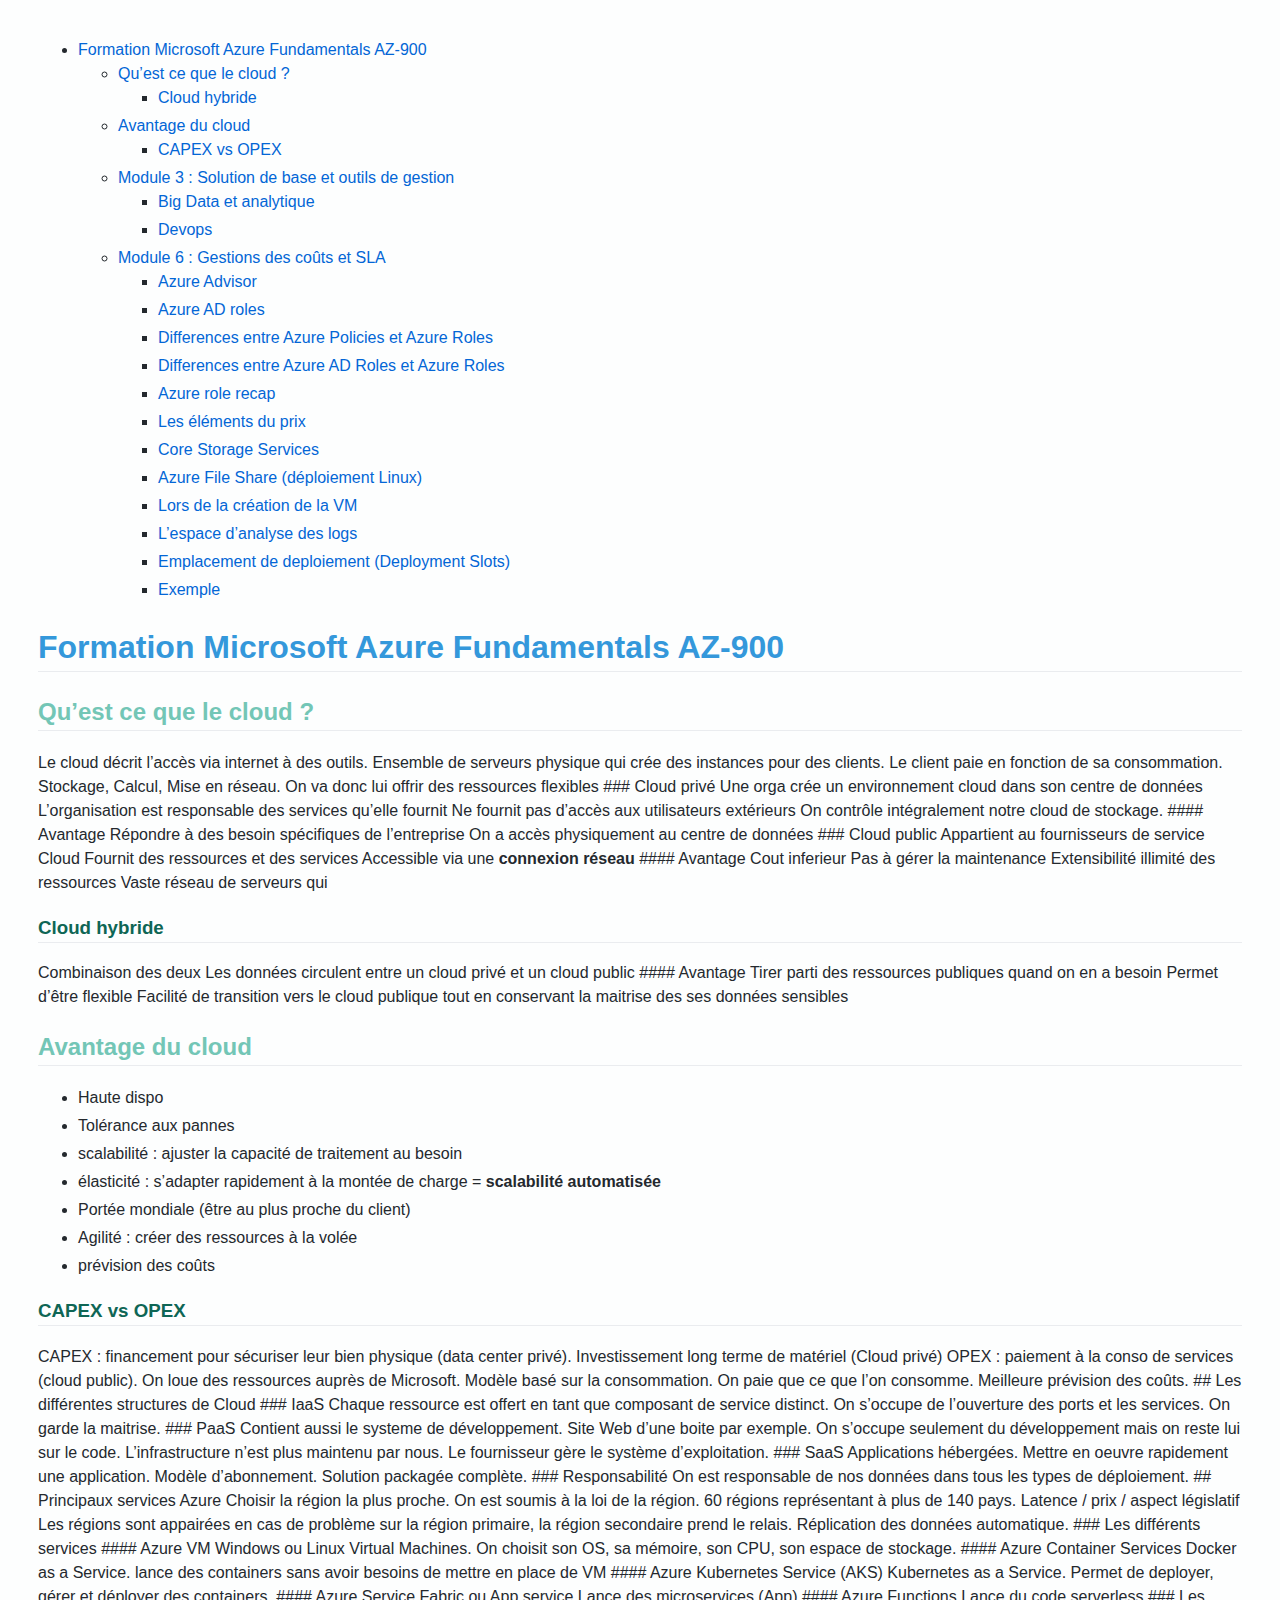
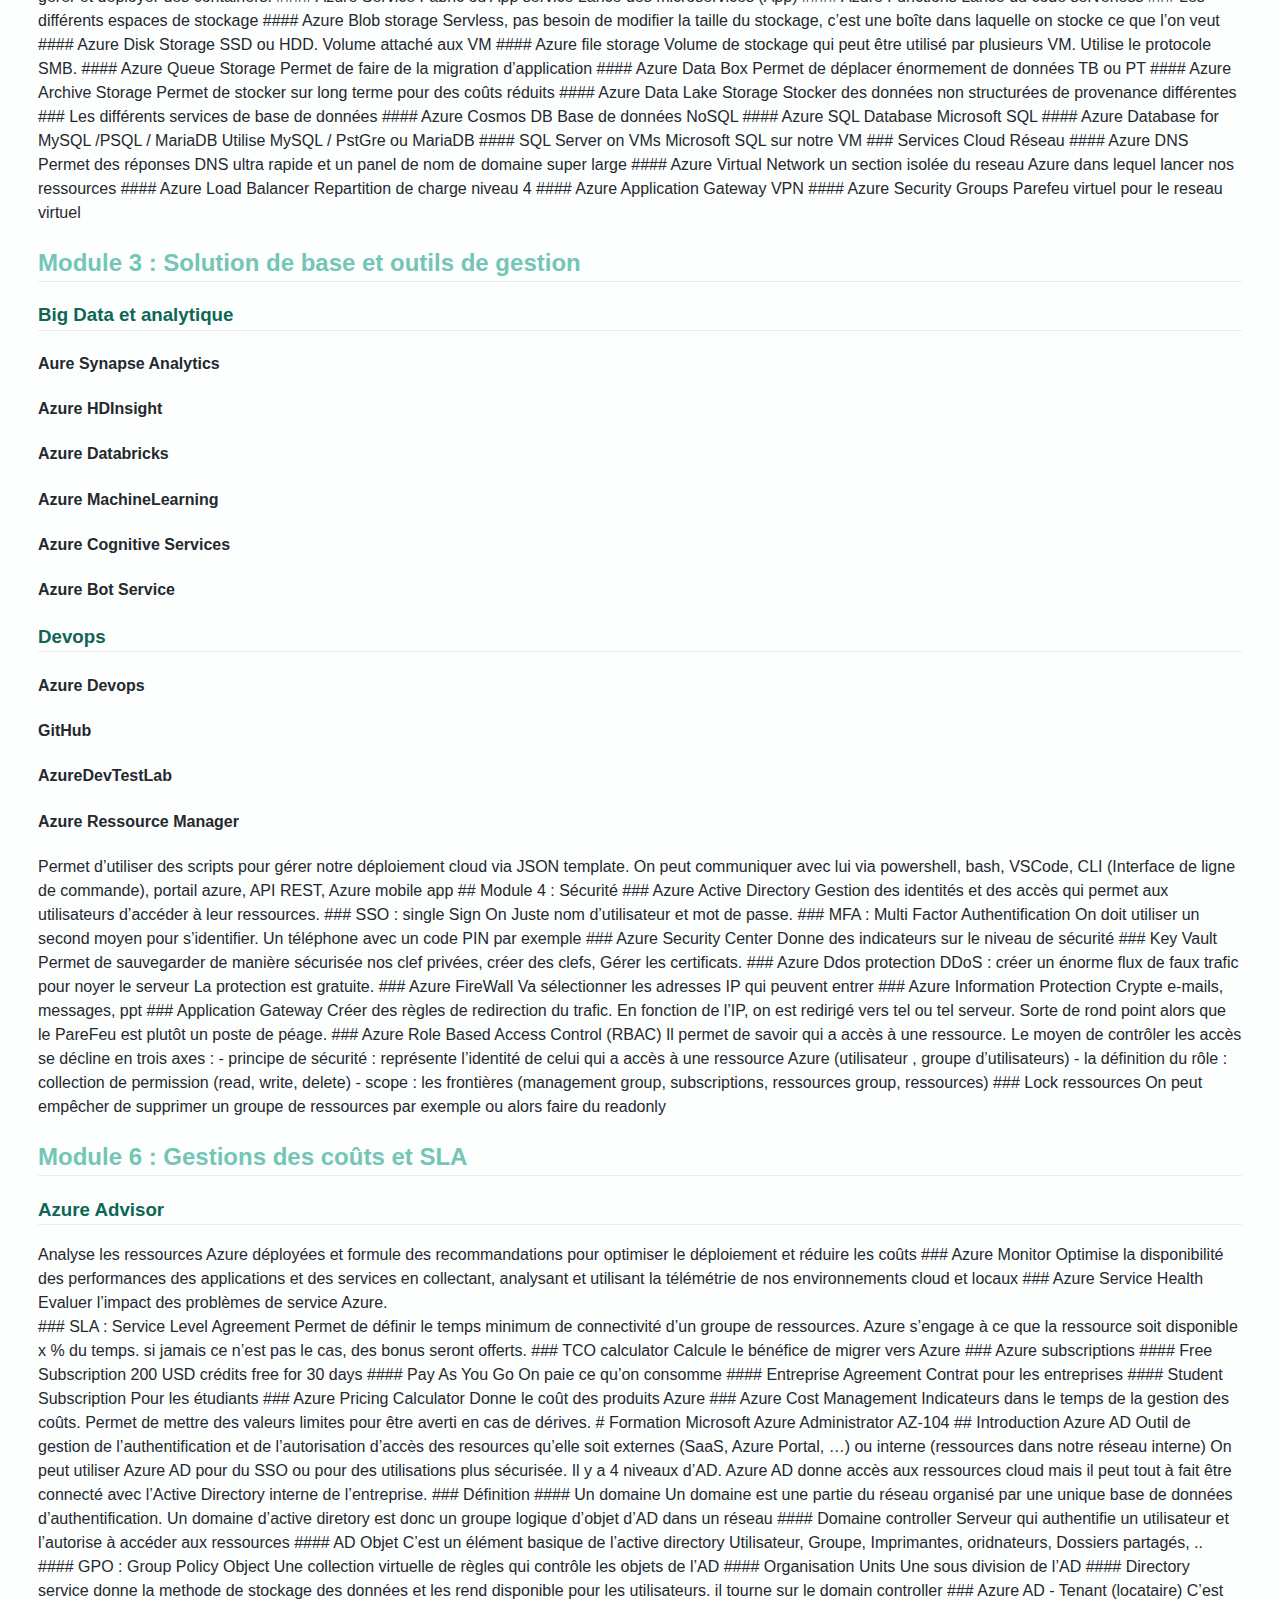
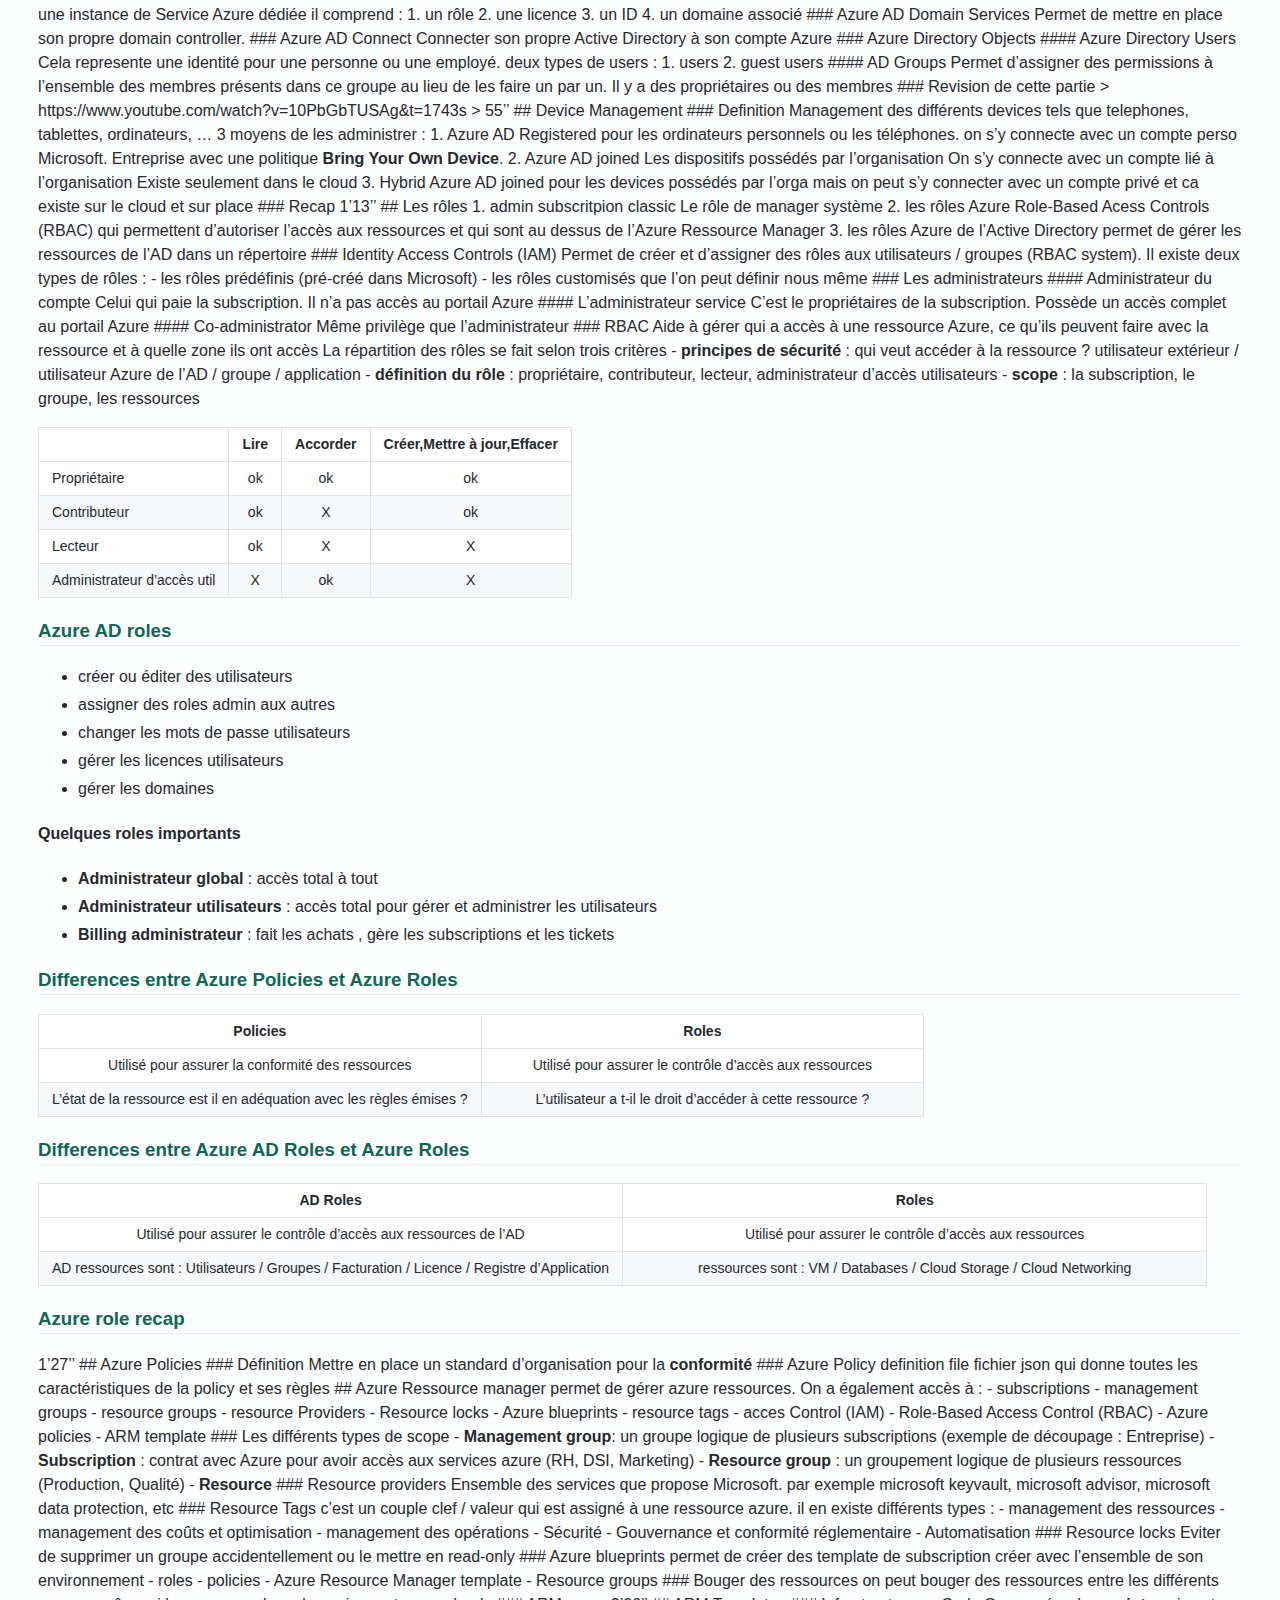
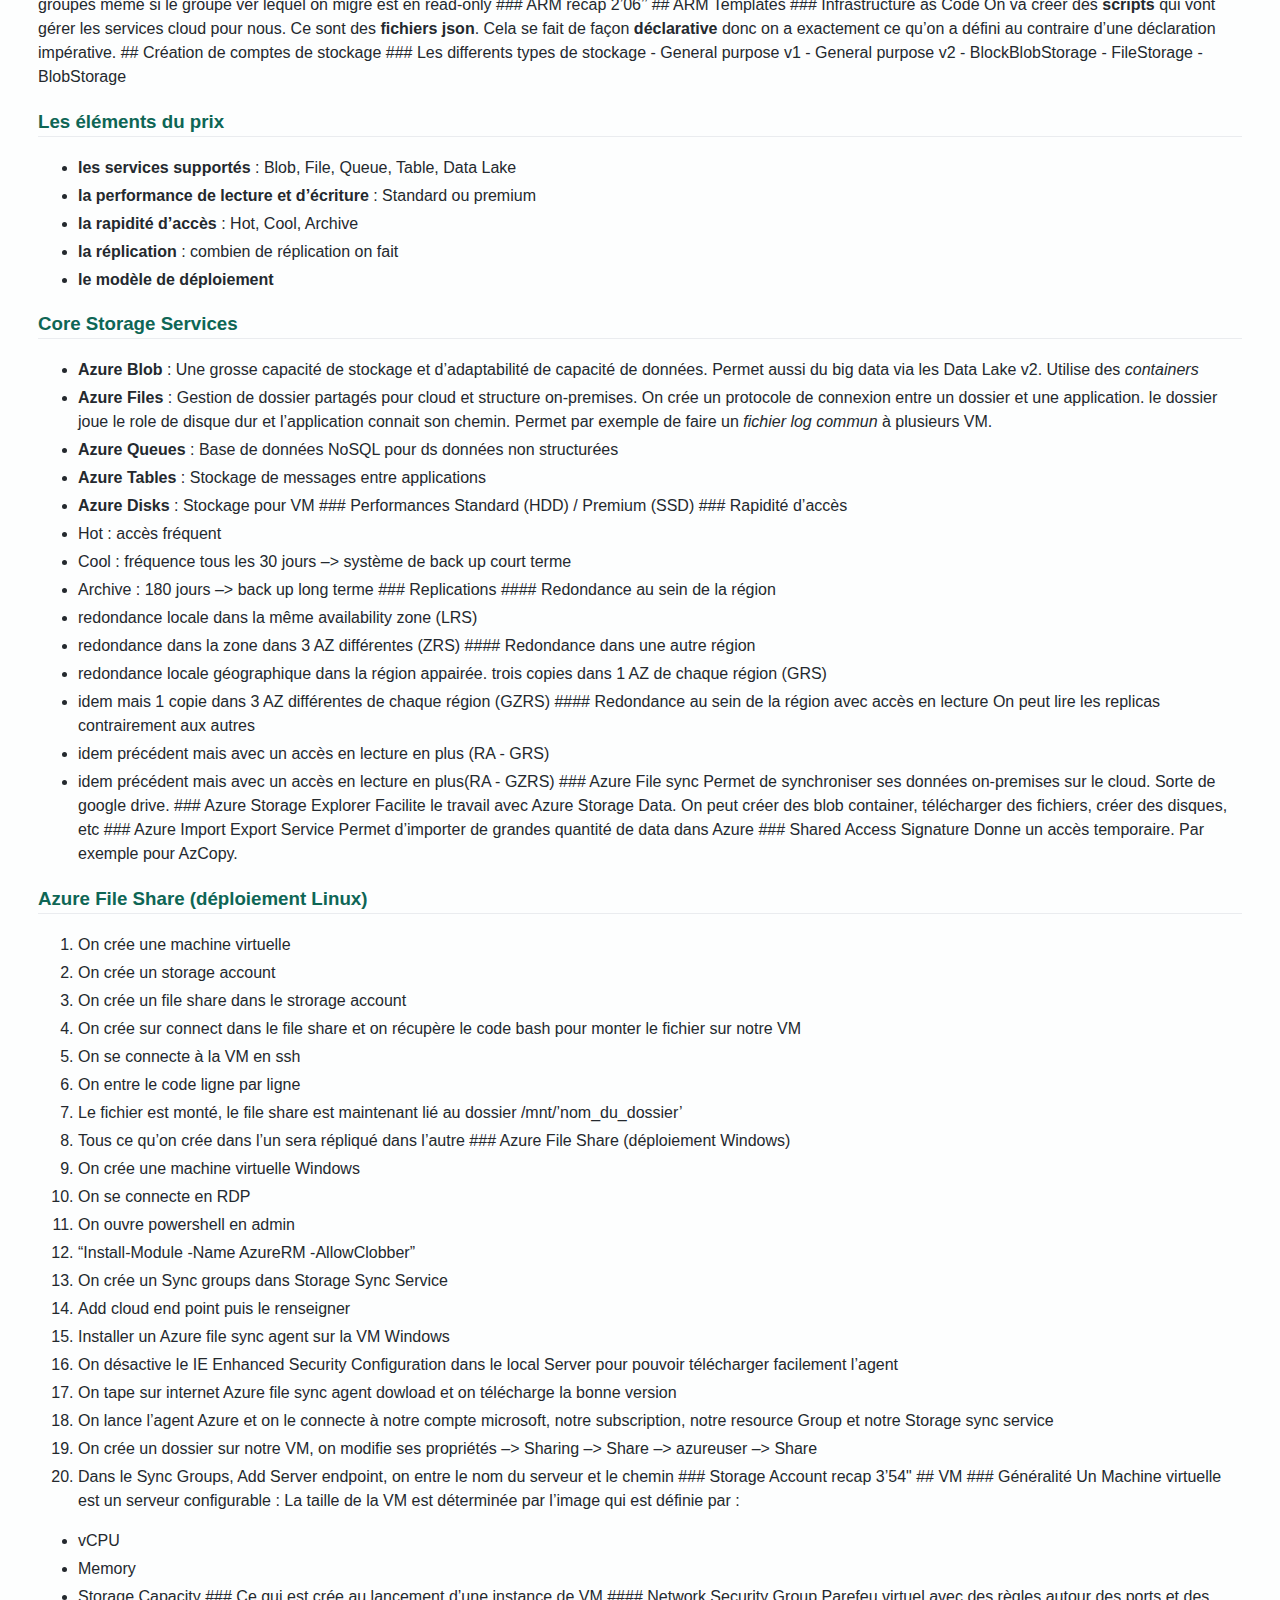
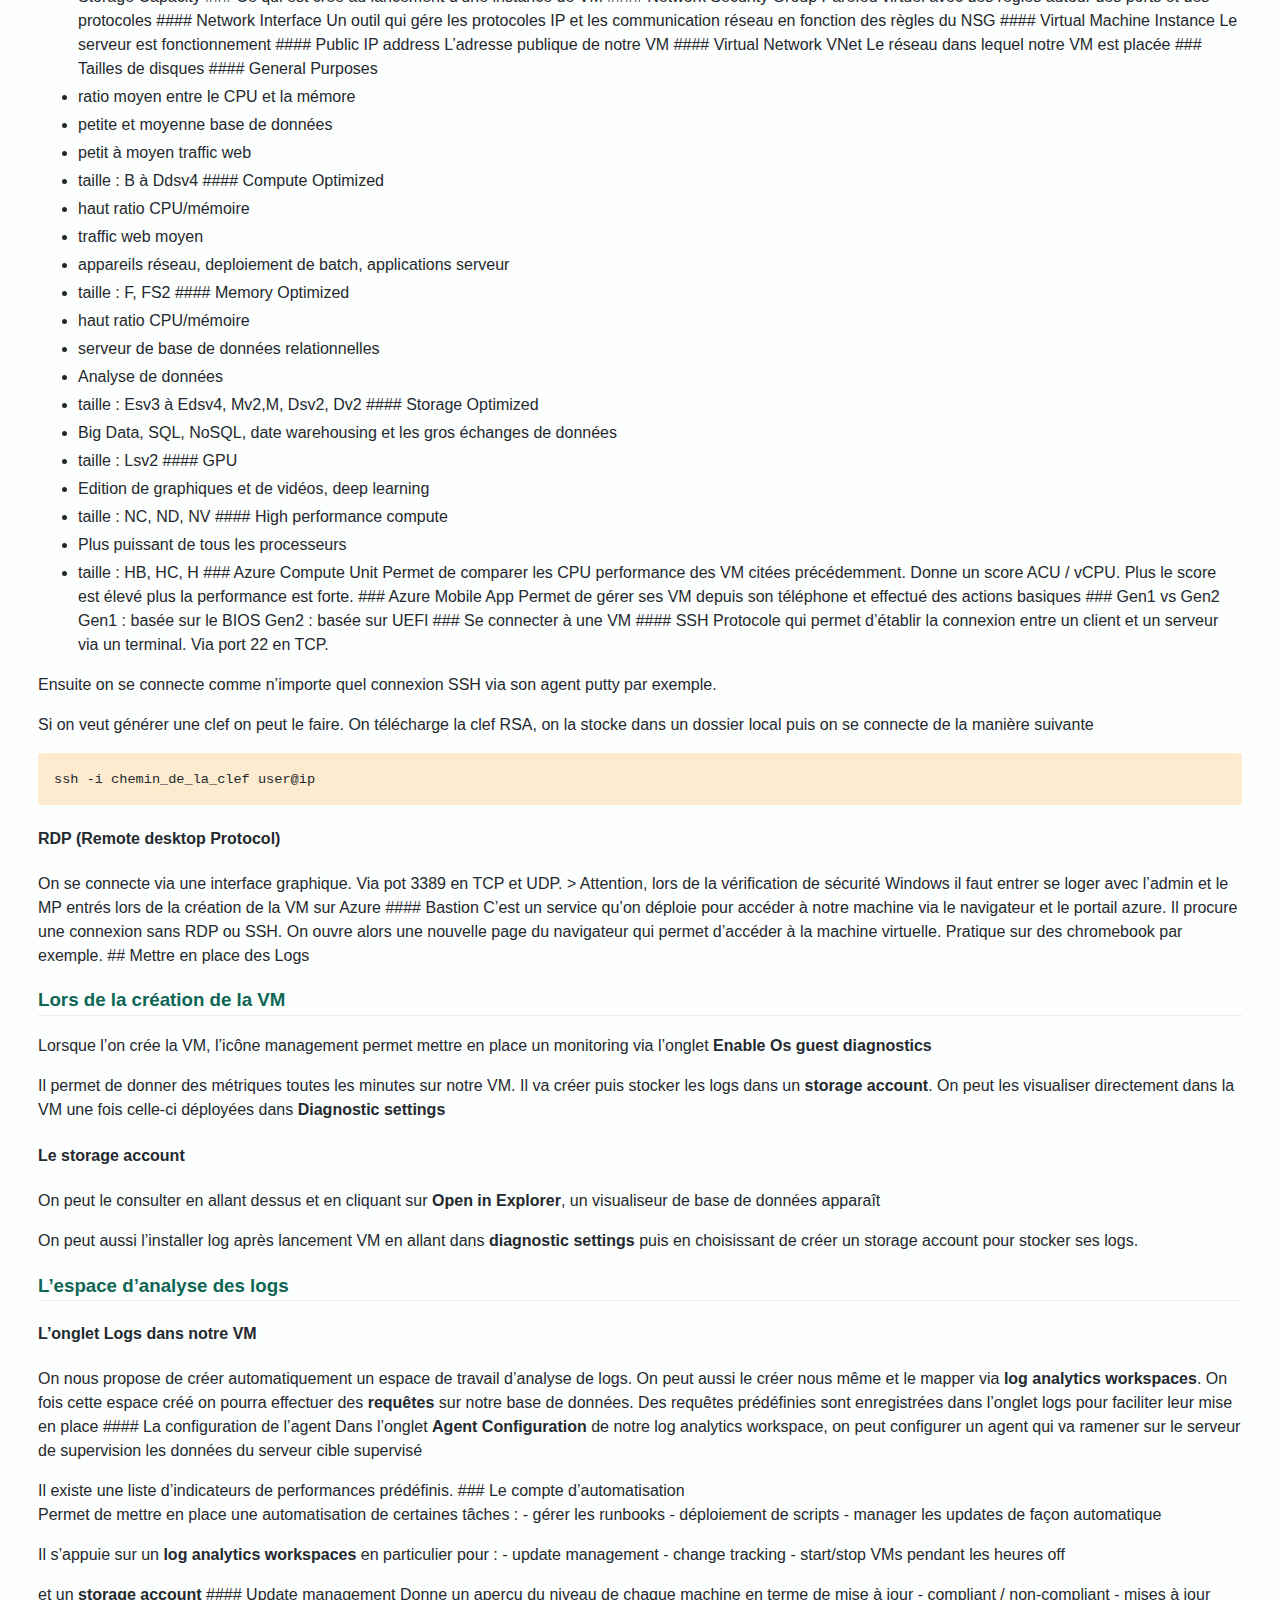
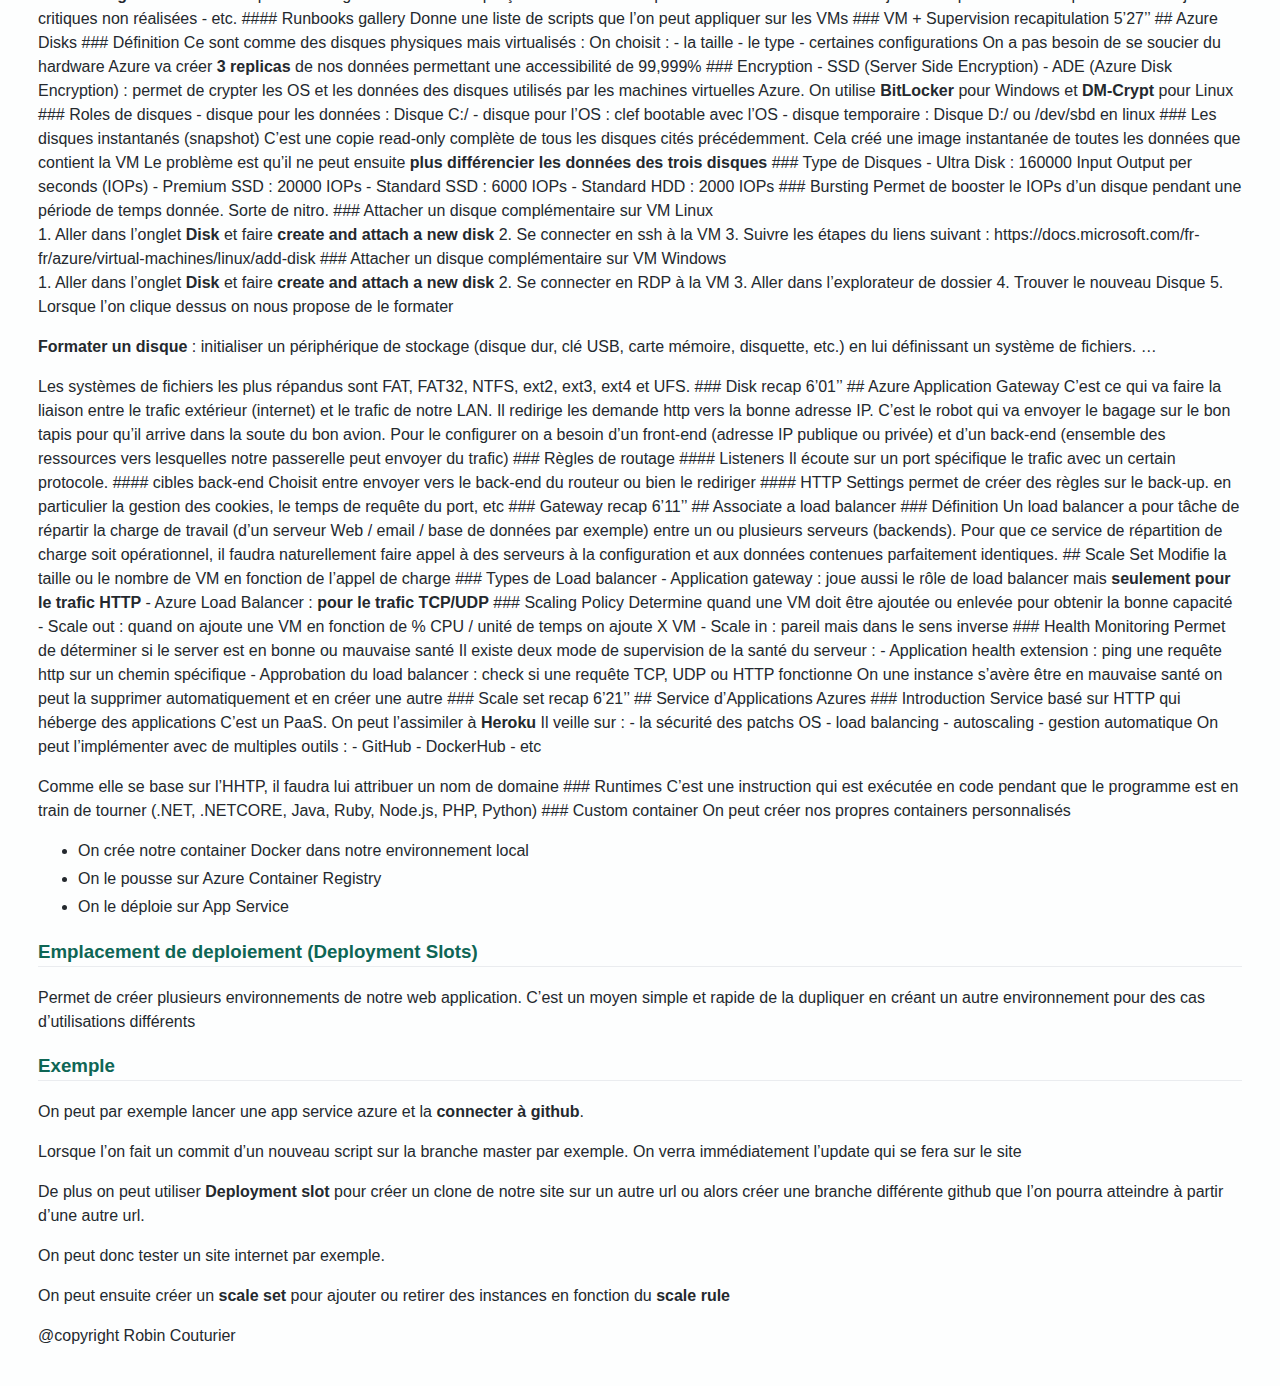
<file: html/microsoft_azure.html>
<!DOCTYPE html>
<html xmlns="http://www.w3.org/1999/xhtml" lang="" xml:lang="">
<head>
  <meta charset="utf-8" />
  <meta name="generator" content="pandoc" />
  <meta name="viewport" content="width=device-width, initial-scale=1.0, user-scalable=yes" />
  <title>microsoft_azure</title>
  <style type="text/css">
      code{white-space: pre-wrap;}
      span.smallcaps{font-variant: small-caps;}
      span.underline{text-decoration: underline;}
      div.column{display: inline-block; vertical-align: top; width: 50%;}
  </style>
  <link rel="stylesheet" href="link/test.css" />
  <!--[if lt IE 9]>
    <script src="//cdnjs.cloudflare.com/ajax/libs/html5shiv/3.7.3/html5shiv-printshiv.min.js"></script>
  <![endif]-->
</head>
<body>
<nav id="TOC">
<ul>
<li><a href="#formation-microsoft-azure-fundamentals-az-900">Formation Microsoft Azure Fundamentals AZ-900</a><ul>
<li><a href="#quest-ce-que-le-cloud">Qu’est ce que le cloud ?</a><ul>
<li><a href="#cloud-hybride">Cloud hybride</a></li>
</ul></li>
<li><a href="#avantage-du-cloud">Avantage du cloud</a><ul>
<li><a href="#capex-vs-opex">CAPEX vs OPEX</a></li>
</ul></li>
<li><a href="#module-3-solution-de-base-et-outils-de-gestion">Module 3 : Solution de base et outils de gestion</a><ul>
<li><a href="#big-data-et-analytique">Big Data et analytique</a></li>
<li><a href="#devops">Devops</a></li>
</ul></li>
<li><a href="#module-6-gestions-des-coûts-et-sla">Module 6 : Gestions des coûts et SLA</a><ul>
<li><a href="#azure-advisor">Azure Advisor</a></li>
<li><a href="#azure-ad-roles">Azure AD roles</a></li>
<li><a href="#differences-entre-azure-policies-et-azure-roles">Differences entre Azure Policies et Azure Roles</a></li>
<li><a href="#differences-entre-azure-ad-roles-et-azure-roles">Differences entre Azure AD Roles et Azure Roles</a></li>
<li><a href="#azure-role-recap">Azure role recap</a></li>
<li><a href="#les-éléments-du-prix">Les éléments du prix</a></li>
<li><a href="#core-storage-services">Core Storage Services</a></li>
<li><a href="#azure-file-share-déploiement-linux">Azure File Share (déploiement Linux)</a></li>
<li><a href="#lors-de-la-création-de-la-vm">Lors de la création de la VM</a></li>
<li><a href="#lespace-danalyse-des-logs">L’espace d’analyse des logs</a></li>
<li><a href="#emplacement-de-deploiement-deployment-slots">Emplacement de deploiement (Deployment Slots)</a></li>
<li><a href="#exemple">Exemple</a></li>
</ul></li>
</ul></li>
</ul>
</nav>
<h1 id="formation-microsoft-azure-fundamentals-az-900">Formation Microsoft Azure Fundamentals AZ-900</h1>
<h2 id="quest-ce-que-le-cloud">Qu’est ce que le cloud ?</h2>
<p>Le cloud décrit l’accès via internet à des outils. Ensemble de serveurs physique qui crée des instances pour des clients. Le client paie en fonction de sa consommation. Stockage, Calcul, Mise en réseau. On va donc lui offrir des ressources flexibles ### Cloud privé Une orga crée un environnement cloud dans son centre de données L’organisation est responsable des services qu’elle fournit Ne fournit pas d’accès aux utilisateurs extérieurs On contrôle intégralement notre cloud de stockage. #### Avantage Répondre à des besoin spécifiques de l’entreprise On a accès physiquement au centre de données ### Cloud public Appartient au fournisseurs de service Cloud Fournit des ressources et des services Accessible via une <strong>connexion réseau</strong> #### Avantage Cout inferieur Pas à gérer la maintenance Extensibilité illimité des ressources Vaste réseau de serveurs qui</p>
<h3 id="cloud-hybride">Cloud hybride</h3>
<p>Combinaison des deux Les données circulent entre un cloud privé et un cloud public #### Avantage Tirer parti des ressources publiques quand on en a besoin Permet d’être flexible Facilité de transition vers le cloud publique tout en conservant la maitrise des ses données sensibles</p>
<h2 id="avantage-du-cloud">Avantage du cloud</h2>
<ul>
<li>Haute dispo</li>
<li>Tolérance aux pannes</li>
<li>scalabilité : ajuster la capacité de traitement au besoin</li>
<li>élasticité : s’adapter rapidement à la montée de charge = <strong>scalabilité automatisée</strong></li>
<li>Portée mondiale (être au plus proche du client)</li>
<li>Agilité : créer des ressources à la volée</li>
<li>prévision des coûts</li>
</ul>
<h3 id="capex-vs-opex">CAPEX vs OPEX</h3>
<p>CAPEX : financement pour sécuriser leur bien physique (data center privé). Investissement long terme de matériel (Cloud privé) OPEX : paiement à la conso de services (cloud public). On loue des ressources auprès de Microsoft. Modèle basé sur la consommation. On paie que ce que l’on consomme. Meilleure prévision des coûts. ## Les différentes structures de Cloud ### IaaS Chaque ressource est offert en tant que composant de service distinct. On s’occupe de l’ouverture des ports et les services. On garde la maitrise. ### PaaS Contient aussi le systeme de développement. Site Web d’une boite par exemple. On s’occupe seulement du développement mais on reste lui sur le code. L’infrastructure n’est plus maintenu par nous. Le fournisseur gère le système d’exploitation. ### SaaS Applications hébergées. Mettre en oeuvre rapidement une application. Modèle d’abonnement. Solution packagée complète. ### Responsabilité On est responsable de nos données dans tous les types de déploiement. ## Principaux services Azure Choisir la région la plus proche. On est soumis à la loi de la région. 60 régions représentant à plus de 140 pays. Latence / prix / aspect législatif Les régions sont appairées en cas de problème sur la région primaire, la région secondaire prend le relais. Réplication des données automatique. ### Les différents services #### Azure VM Windows ou Linux Virtual Machines. On choisit son OS, sa mémoire, son CPU, son espace de stockage. #### Azure Container Services Docker as a Service. lance des containers sans avoir besoins de mettre en place de VM #### Azure Kubernetes Service (AKS) Kubernetes as a Service. Permet de deployer, gérer et déployer des containers. #### Azure Service Fabric ou App service Lance des microservices (App) #### Azure Functions Lance du code serverless ### Les différents espaces de stockage #### Azure Blob storage Servless, pas besoin de modifier la taille du stockage, c’est une boîte dans laquelle on stocke ce que l’on veut #### Azure Disk Storage SSD ou HDD. Volume attaché aux VM #### Azure file storage Volume de stockage qui peut être utilisé par plusieurs VM. Utilise le protocole SMB. #### Azure Queue Storage Permet de faire de la migration d’application #### Azure Data Box Permet de déplacer énormement de données TB ou PT #### Azure Archive Storage Permet de stocker sur long terme pour des coûts réduits #### Azure Data Lake Storage Stocker des données non structurées de provenance différentes ### Les différents services de base de données #### Azure Cosmos DB Base de données NoSQL #### Azure SQL Database Microsoft SQL #### Azure Database for MySQL /PSQL / MariaDB Utilise MySQL / PstGre ou MariaDB #### SQL Server on VMs Microsoft SQL sur notre VM ### Services Cloud Réseau #### Azure DNS Permet des réponses DNS ultra rapide et un panel de nom de domaine super large #### Azure Virtual Network un section isolée du reseau Azure dans lequel lancer nos ressources #### Azure Load Balancer Repartition de charge niveau 4 #### Azure Application Gateway VPN #### Azure Security Groups Parefeu virtuel pour le reseau virtuel</p>
<h2 id="module-3-solution-de-base-et-outils-de-gestion">Module 3 : Solution de base et outils de gestion</h2>
<h3 id="big-data-et-analytique">Big Data et analytique</h3>
<h4 id="aure-synapse-analytics">Aure Synapse Analytics</h4>
<h4 id="azure-hdinsight">Azure HDInsight</h4>
<h4 id="azure-databricks">Azure Databricks</h4>
<h4 id="azure-machinelearning">Azure MachineLearning</h4>
<h4 id="azure-cognitive-services">Azure Cognitive Services</h4>
<h4 id="azure-bot-service">Azure Bot Service</h4>
<h3 id="devops">Devops</h3>
<h4 id="azure-devops">Azure Devops</h4>
<h4 id="github">GitHub</h4>
<h4 id="azuredevtestlab">AzureDevTestLab</h4>
<h4 id="azure-ressource-manager">Azure Ressource Manager</h4>
<p>Permet d’utiliser des scripts pour gérer notre déploiement cloud via JSON template. On peut communiquer avec lui via powershell, bash, VSCode, CLI (Interface de ligne de commande), portail azure, API REST, Azure mobile app ## Module 4 : Sécurité ### Azure Active Directory Gestion des identités et des accès qui permet aux utilisateurs d’accéder à leur ressources. ### SSO : single Sign On Juste nom d’utilisateur et mot de passe. ### MFA : Multi Factor Authentification On doit utiliser un second moyen pour s’identifier. Un téléphone avec un code PIN par exemple ### Azure Security Center Donne des indicateurs sur le niveau de sécurité ### Key Vault Permet de sauvegarder de manière sécurisée nos clef privées, créer des clefs, Gérer les certificats. ### Azure Ddos protection DDoS : créer un énorme flux de faux trafic pour noyer le serveur La protection est gratuite. ### Azure FireWall Va sélectionner les adresses IP qui peuvent entrer ### Azure Information Protection Crypte e-mails, messages, ppt ### Application Gateway Créer des règles de redirection du trafic. En fonction de l’IP, on est redirigé vers tel ou tel serveur. Sorte de rond point alors que le PareFeu est plutôt un poste de péage. ### Azure Role Based Access Control (RBAC) Il permet de savoir qui a accès à une ressource. Le moyen de contrôler les accès se décline en trois axes : - principe de sécurité : représente l’identité de celui qui a accès à une ressource Azure (utilisateur , groupe d’utilisateurs) - la définition du rôle : collection de permission (read, write, delete) - scope : les frontières (management group, subscriptions, ressources group, ressources) ### Lock ressources On peut empêcher de supprimer un groupe de ressources par exemple ou alors faire du readonly</p>
<h2 id="module-6-gestions-des-coûts-et-sla">Module 6 : Gestions des coûts et SLA</h2>
<h3 id="azure-advisor">Azure Advisor</h3>
<p>Analyse les ressources Azure déployées et formule des recommandations pour optimiser le déploiement et réduire les coûts ### Azure Monitor Optimise la disponibilité des performances des applications et des services en collectant, analysant et utilisant la télémétrie de nos environnements cloud et locaux ### Azure Service Health Evaluer l’impact des problèmes de service Azure.<br />
### SLA : Service Level Agreement Permet de définir le temps minimum de connectivité d’un groupe de ressources. Azure s’engage à ce que la ressource soit disponible x % du temps. si jamais ce n’est pas le cas, des bonus seront offerts. ### TCO calculator Calcule le bénéfice de migrer vers Azure ### Azure subscriptions #### Free Subscription 200 USD crédits free for 30 days #### Pay As You Go On paie ce qu’on consomme #### Entreprise Agreement Contrat pour les entreprises #### Student Subscription Pour les étudiants ### Azure Pricing Calculator Donne le coût des produits Azure ### Azure Cost Management Indicateurs dans le temps de la gestion des coûts. Permet de mettre des valeurs limites pour être averti en cas de dérives. # Formation Microsoft Azure Administrator AZ-104 ## Introduction Azure AD Outil de gestion de l’authentification et de l’autorisation d’accès des resources qu’elle soit externes (SaaS, Azure Portal, …) ou interne (ressources dans notre réseau interne) On peut utiliser Azure AD pour du SSO ou pour des utilisations plus sécurisée. Il y a 4 niveaux d’AD. Azure AD donne accès aux ressources cloud mais il peut tout à fait être connecté avec l’Active Directory interne de l’entreprise. ### Définition #### Un domaine Un domaine est une partie du réseau organisé par une unique base de données d’authentification. Un domaine d’active diretory est donc un groupe logique d’objet d’AD dans un réseau #### Domaine controller Serveur qui authentifie un utilisateur et l’autorise à accéder aux ressources #### AD Objet C’est un élément basique de l’active directory Utilisateur, Groupe, Imprimantes, oridnateurs, Dossiers partagés, .. #### GPO : Group Policy Object Une collection virtuelle de règles qui contrôle les objets de l’AD #### Organisation Units Une sous division de l’AD #### Directory service donne la methode de stockage des données et les rend disponible pour les utilisateurs. il tourne sur le domain controller ### Azure AD - Tenant (locataire) C’est une instance de Service Azure dédiée il comprend : 1. un rôle 2. une licence 3. un ID 4. un domaine associé ### Azure AD Domain Services Permet de mettre en place son propre domain controller. ### Azure AD Connect Connecter son propre Active Directory à son compte Azure ### Azure Directory Objects #### Azure Directory Users Cela represente une identité pour une personne ou une employé. deux types de users : 1. users 2. guest users #### AD Groups Permet d’assigner des permissions à l’ensemble des membres présents dans ce groupe au lieu de les faire un par un. Il y a des propriétaires ou des membres ### Revision de cette partie &gt; https://www.youtube.com/watch?v=10PbGbTUSAg&amp;t=1743s &gt; 55’’ ## Device Management ### Definition Management des différents devices tels que telephones, tablettes, ordinateurs, … 3 moyens de les administrer : 1. Azure AD Registered pour les ordinateurs personnels ou les téléphones. on s’y connecte avec un compte perso Microsoft. Entreprise avec une politique <strong>Bring Your Own Device</strong>. 2. Azure AD joined Les dispositifs possédés par l’organisation On s’y connecte avec un compte lié à l’organisation Existe seulement dans le cloud 3. Hybrid Azure AD joined pour les devices possédés par l’orga mais on peut s’y connecter avec un compte privé et ca existe sur le cloud et sur place ### Recap 1’13’’ ## Les rôles 1. admin subscritpion classic Le rôle de manager système 2. les rôles Azure Role-Based Acess Controls (RBAC) qui permettent d’autoriser l’accès aux ressources et qui sont au dessus de l’Azure Ressource Manager 3. les rôles Azure de l’Active Directory permet de gérer les ressources de l’AD dans un répertoire ### Identity Access Controls (IAM) Permet de créer et d’assigner des rôles aux utilisateurs / groupes (RBAC system). Il existe deux types de rôles : - les rôles prédéfinis (pré-créé dans Microsoft) - les rôles customisés que l’on peut définir nous même ### Les administrateurs #### Administrateur du compte Celui qui paie la subscription. Il n’a pas accès au portail Azure #### L’administrateur service C’est le propriétaires de la subscription. Possède un accès complet au portail Azure #### Co-administrator Même privilège que l’administrateur ### RBAC Aide à gérer qui a accès à une ressource Azure, ce qu’ils peuvent faire avec la ressource et à quelle zone ils ont accès La répartition des rôles se fait selon trois critères - <strong>principes de sécurité</strong> : qui veut accéder à la ressource ? utilisateur extérieur / utilisateur Azure de l’AD / groupe / application - <strong>définition du rôle</strong> : propriétaire, contributeur, lecteur, administrateur d’accès utilisateurs - <strong>scope</strong> : la subscription, le groupe, les ressources</p>
<table>
<thead>
<tr class="header">
<th style="text-align: left;"></th>
<th style="text-align: center;">Lire</th>
<th style="text-align: center;">Accorder</th>
<th style="text-align: center;">Créer,Mettre à jour,Effacer</th>
</tr>
</thead>
<tbody>
<tr class="odd">
<td style="text-align: left;">Propriétaire</td>
<td style="text-align: center;">ok</td>
<td style="text-align: center;">ok</td>
<td style="text-align: center;">ok</td>
</tr>
<tr class="even">
<td style="text-align: left;">Contributeur</td>
<td style="text-align: center;">ok</td>
<td style="text-align: center;">X</td>
<td style="text-align: center;">ok</td>
</tr>
<tr class="odd">
<td style="text-align: left;">Lecteur</td>
<td style="text-align: center;">ok</td>
<td style="text-align: center;">X</td>
<td style="text-align: center;">X</td>
</tr>
<tr class="even">
<td style="text-align: left;">Administrateur d’accès util</td>
<td style="text-align: center;">X</td>
<td style="text-align: center;">ok</td>
<td style="text-align: center;">X</td>
</tr>
</tbody>
</table>
<h3 id="azure-ad-roles">Azure AD roles</h3>
<ul>
<li>créer ou éditer des utilisateurs</li>
<li>assigner des roles admin aux autres</li>
<li>changer les mots de passe utilisateurs</li>
<li>gérer les licences utilisateurs</li>
<li>gérer les domaines</li>
</ul>
<h4 id="quelques-roles-importants">Quelques roles importants</h4>
<ul>
<li><strong>Administrateur global</strong> : accès total à tout</li>
<li><strong>Administrateur utilisateurs</strong> : accès total pour gérer et administrer les utilisateurs</li>
<li><strong>Billing administrateur</strong> : fait les achats , gère les subscriptions et les tickets</li>
</ul>
<h3 id="differences-entre-azure-policies-et-azure-roles">Differences entre Azure Policies et Azure Roles</h3>
<table>
<colgroup>
<col style="width: 50%" />
<col style="width: 50%" />
</colgroup>
<thead>
<tr class="header">
<th style="text-align: center;">Policies</th>
<th style="text-align: center;">Roles</th>
</tr>
</thead>
<tbody>
<tr class="odd">
<td style="text-align: center;">Utilisé pour assurer la conformité des ressources</td>
<td style="text-align: center;">Utilisé pour assurer le contrôle d’accès aux ressources</td>
</tr>
<tr class="even">
<td style="text-align: center;">L’état de la ressource est il en adéquation avec les règles émises ?</td>
<td style="text-align: center;">L’utilisateur a t-il le droit d’accéder à cette ressource ?</td>
</tr>
</tbody>
</table>
<h3 id="differences-entre-azure-ad-roles-et-azure-roles">Differences entre Azure AD Roles et Azure Roles</h3>
<table>
<colgroup>
<col style="width: 50%" />
<col style="width: 50%" />
</colgroup>
<thead>
<tr class="header">
<th style="text-align: center;">AD Roles</th>
<th style="text-align: center;">Roles</th>
</tr>
</thead>
<tbody>
<tr class="odd">
<td style="text-align: center;">Utilisé pour assurer le contrôle d’accès aux ressources de l’AD</td>
<td style="text-align: center;">Utilisé pour assurer le contrôle d’accès aux ressources</td>
</tr>
<tr class="even">
<td style="text-align: center;">AD ressources sont : Utilisateurs / Groupes / Facturation / Licence / Registre d’Application</td>
<td style="text-align: center;">ressources sont : VM / Databases / Cloud Storage / Cloud Networking</td>
</tr>
</tbody>
</table>
<h3 id="azure-role-recap">Azure role recap</h3>
<p>1’27’’ ## Azure Policies ### Définition Mettre en place un standard d’organisation pour la <strong>conformité</strong> ### Azure Policy definition file fichier json qui donne toutes les caractéristiques de la policy et ses règles ## Azure Ressource manager permet de gérer azure ressources. On a également accès à : - subscriptions - management groups - resource groups - resource Providers - Resource locks - Azure blueprints - resource tags - acces Control (IAM) - Role-Based Access Control (RBAC) - Azure policies - ARM template ### Les différents types de scope - <strong>Management group</strong>: un groupe logique de plusieurs subscriptions (exemple de découpage : Entreprise) - <strong>Subscription</strong> : contrat avec Azure pour avoir accès aux services azure (RH, DSI, Marketing) - <strong>Resource group</strong> : un groupement logique de plusieurs ressources (Production, Qualité) - <strong>Resource</strong> ### Resource providers Ensemble des services que propose Microsoft. par exemple microsoft keyvault, microsoft advisor, microsoft data protection, etc ### Resource Tags c’est un couple clef / valeur qui est assigné à une ressource azure. il en existe différents types : - management des ressources - management des coûts et optimisation - management des opérations - Sécurité - Gouvernance et conformité réglementaire - Automatisation ### Resource locks Eviter de supprimer un groupe accidentellement ou le mettre en read-only ### Azure blueprints permet de créer des template de subscription créer avec l’ensemble de son environnement - roles - policies - Azure Resource Manager template - Resource groups ### Bouger des ressources on peut bouger des ressources entre les différents groupes même si le groupe ver lequel on migre est en read-only ### ARM recap 2’06’’ ## ARM Templates ### Infrastructure as Code On va créer des <strong>scripts</strong> qui vont gérer les services cloud pour nous. Ce sont des <strong>fichiers json</strong>. Cela se fait de façon <strong>déclarative</strong> donc on a exactement ce qu’on a défini au contraire d’une déclaration impérative. ## Création de comptes de stockage ### Les differents types de stockage - General purpose v1 - General purpose v2 - BlockBlobStorage - FileStorage - BlobStorage</p>
<h3 id="les-éléments-du-prix">Les éléments du prix</h3>
<ul>
<li><strong>les services supportés</strong> : Blob, File, Queue, Table, Data Lake</li>
<li><strong>la performance de lecture et d’écriture</strong> : Standard ou premium</li>
<li><strong>la rapidité d’accès</strong> : Hot, Cool, Archive</li>
<li><strong>la réplication</strong> : combien de réplication on fait</li>
<li><strong>le modèle de déploiement</strong></li>
</ul>
<h3 id="core-storage-services">Core Storage Services</h3>
<ul>
<li><strong>Azure Blob</strong> : Une grosse capacité de stockage et d’adaptabilité de capacité de données. Permet aussi du big data via les Data Lake v2. Utilise des <em>containers</em></li>
<li><strong>Azure Files</strong> : Gestion de dossier partagés pour cloud et structure on-premises. On crée un protocole de connexion entre un dossier et une application. le dossier joue le role de disque dur et l’application connait son chemin. Permet par exemple de faire un <em>fichier log commun</em> à plusieurs VM.</li>
<li><strong>Azure Queues</strong> : Base de données NoSQL pour ds données non structurées</li>
<li><strong>Azure Tables</strong> : Stockage de messages entre applications</li>
<li><strong>Azure Disks</strong> : Stockage pour VM ### Performances Standard (HDD) / Premium (SSD) ### Rapidité d’accès</li>
<li>Hot : accès fréquent</li>
<li>Cool : fréquence tous les 30 jours –&gt; système de back up court terme</li>
<li>Archive : 180 jours –&gt; back up long terme ### Replications #### Redondance au sein de la région</li>
<li>redondance locale dans la même availability zone (LRS)</li>
<li>redondance dans la zone dans 3 AZ différentes (ZRS) #### Redondance dans une autre région</li>
<li>redondance locale géographique dans la région appairée. trois copies dans 1 AZ de chaque région (GRS)</li>
<li>idem mais 1 copie dans 3 AZ différentes de chaque région (GZRS) #### Redondance au sein de la région avec accès en lecture On peut lire les replicas contrairement aux autres</li>
<li>idem précédent mais avec un accès en lecture en plus (RA - GRS)</li>
<li>idem précédent mais avec un accès en lecture en plus(RA - GZRS) ### Azure File sync Permet de synchroniser ses données on-premises sur le cloud. Sorte de google drive. ### Azure Storage Explorer Facilite le travail avec Azure Storage Data. On peut créer des blob container, télécharger des fichiers, créer des disques, etc ### Azure Import Export Service Permet d’importer de grandes quantité de data dans Azure ### Shared Access Signature Donne un accès temporaire. Par exemple pour AzCopy.</li>
</ul>
<h3 id="azure-file-share-déploiement-linux">Azure File Share (déploiement Linux)</h3>
<ol type="1">
<li>On crée une machine virtuelle</li>
<li>On crée un storage account</li>
<li>On crée un file share dans le strorage account</li>
<li>On crée sur connect dans le file share et on récupère le code bash pour monter le fichier sur notre VM</li>
<li>On se connecte à la VM en ssh</li>
<li>On entre le code ligne par ligne</li>
<li>Le fichier est monté, le file share est maintenant lié au dossier /mnt/’nom_du_dossier’</li>
<li>Tous ce qu’on crée dans l’un sera répliqué dans l’autre ### Azure File Share (déploiement Windows)</li>
<li>On crée une machine virtuelle Windows</li>
<li>On se connecte en RDP</li>
<li>On ouvre powershell en admin</li>
<li>“Install-Module -Name AzureRM -AllowClobber”</li>
<li>On crée un Sync groups dans Storage Sync Service</li>
<li>Add cloud end point puis le renseigner</li>
<li>Installer un Azure file sync agent sur la VM Windows</li>
<li>On désactive le IE Enhanced Security Configuration dans le local Server pour pouvoir télécharger facilement l’agent</li>
<li>On tape sur internet Azure file sync agent dowload et on télécharge la bonne version</li>
<li>On lance l’agent Azure et on le connecte à notre compte microsoft, notre subscription, notre resource Group et notre Storage sync service</li>
<li>On crée un dossier sur notre VM, on modifie ses propriétés –&gt; Sharing –&gt; Share –&gt; azureuser –&gt; Share</li>
<li>Dans le Sync Groups, Add Server endpoint, on entre le nom du serveur et le chemin ### Storage Account recap 3’54&quot; ## VM ### Généralité Un Machine virtuelle est un serveur configurable : La taille de la VM est déterminée par l’image qui est définie par :</li>
</ol>
<ul>
<li>vCPU</li>
<li>Memory</li>
<li>Storage Capacity ### Ce qui est crée au lancement d’une instance de VM #### Network Security Group Parefeu virtuel avec des règles autour des ports et des protocoles #### Network Interface Un outil qui gére les protocoles IP et les communication réseau en fonction des règles du NSG #### Virtual Machine Instance Le serveur est fonctionnement #### Public IP address L’adresse publique de notre VM #### Virtual Network VNet Le réseau dans lequel notre VM est placée ### Tailles de disques #### General Purposes</li>
<li>ratio moyen entre le CPU et la mémore</li>
<li>petite et moyenne base de données</li>
<li>petit à moyen traffic web</li>
<li>taille : B à Ddsv4 #### Compute Optimized</li>
<li>haut ratio CPU/mémoire</li>
<li>traffic web moyen</li>
<li>appareils réseau, deploiement de batch, applications serveur</li>
<li>taille : F, FS2 #### Memory Optimized</li>
<li>haut ratio CPU/mémoire</li>
<li>serveur de base de données relationnelles</li>
<li>Analyse de données</li>
<li>taille : Esv3 à Edsv4, Mv2,M, Dsv2, Dv2 #### Storage Optimized</li>
<li>Big Data, SQL, NoSQL, date warehousing et les gros échanges de données</li>
<li>taille : Lsv2 #### GPU</li>
<li>Edition de graphiques et de vidéos, deep learning</li>
<li>taille : NC, ND, NV #### High performance compute</li>
<li>Plus puissant de tous les processeurs</li>
<li>taille : HB, HC, H ### Azure Compute Unit Permet de comparer les CPU performance des VM citées précédemment. Donne un score ACU / vCPU. Plus le score est élevé plus la performance est forte. ### Azure Mobile App Permet de gérer ses VM depuis son téléphone et effectué des actions basiques ### Gen1 vs Gen2 Gen1 : basée sur le BIOS Gen2 : basée sur UEFI ### Se connecter à une VM #### SSH Protocole qui permet d’établir la connexion entre un client et un serveur via un terminal. Via port 22 en TCP.</li>
</ul>
<p>Ensuite on se connecte comme n’importe quel connexion SSH via son agent putty par exemple.</p>
<p>Si on veut générer une clef on peut le faire. On télécharge la clef RSA, on la stocke dans un dossier local puis on se connecte de la manière suivante</p>
<pre><code>ssh -i chemin_de_la_clef user@ip</code></pre>
<h4 id="rdp-remote-desktop-protocol">RDP (Remote desktop Protocol)</h4>
<p>On se connecte via une interface graphique. Via pot 3389 en TCP et UDP. &gt; Attention, lors de la vérification de sécurité Windows il faut entrer se loger avec l’admin et le MP entrés lors de la création de la VM sur Azure #### Bastion C’est un service qu’on déploie pour accéder à notre machine via le navigateur et le portail azure. Il procure une connexion sans RDP ou SSH. On ouvre alors une nouvelle page du navigateur qui permet d’accéder à la machine virtuelle. Pratique sur des chromebook par exemple. ## Mettre en place des Logs</p>
<h3 id="lors-de-la-création-de-la-vm">Lors de la création de la VM</h3>
<p>Lorsque l’on crée la VM, l’icône management permet mettre en place un monitoring via l’onglet <strong>Enable Os guest diagnostics</strong></p>
<p>Il permet de donner des métriques toutes les minutes sur notre VM. Il va créer puis stocker les logs dans un <strong>storage account</strong>. On peut les visualiser directement dans la VM une fois celle-ci déployées dans <strong>Diagnostic settings</strong></p>
<h4 id="le-storage-account">Le storage account</h4>
<p>On peut le consulter en allant dessus et en cliquant sur <strong>Open in Explorer</strong>, un visualiseur de base de données apparaît</p>
<p>On peut aussi l’installer log après lancement VM en allant dans <strong>diagnostic settings</strong> puis en choisissant de créer un storage account pour stocker ses logs.</p>
<h3 id="lespace-danalyse-des-logs">L’espace d’analyse des logs</h3>
<h4 id="longlet-logs-dans-notre-vm">L’onglet Logs dans notre VM</h4>
<p>On nous propose de créer automatiquement un espace de travail d’analyse de logs. On peut aussi le créer nous même et le mapper via <strong>log analytics workspaces</strong>. On fois cette espace créé on pourra effectuer des <strong>requêtes</strong> sur notre base de données. Des requêtes prédéfinies sont enregistrées dans l’onglet logs pour faciliter leur mise en place #### La configuration de l’agent Dans l’onglet <strong>Agent Configuration</strong> de notre log analytics workspace, on peut configurer un agent qui va ramener sur le serveur de supervision les données du serveur cible supervisé</p>
<p>Il existe une liste d’indicateurs de performances prédéfinis. ### Le compte d’automatisation<br />
Permet de mettre en place une automatisation de certaines tâches : - gérer les runbooks - déploiement de scripts - manager les updates de façon automatique</p>
<p>Il s’appuie sur un <strong>log analytics workspaces</strong> en particulier pour : - update management - change tracking - start/stop VMs pendant les heures off</p>
<p>et un <strong>storage account</strong> #### Update management Donne un aperçu du niveau de chaque machine en terme de mise à jour - compliant / non-compliant - mises à jour critiques non réalisées - etc. #### Runbooks gallery Donne une liste de scripts que l’on peut appliquer sur les VMs ### VM + Supervision recapitulation 5’27’’ ## Azure Disks ### Définition Ce sont comme des disques physiques mais virtualisés : On choisit : - la taille - le type - certaines configurations On a pas besoin de se soucier du hardware Azure va créer <strong>3 replicas</strong> de nos données permettant une accessibilité de 99,999% ### Encryption - SSD (Server Side Encryption) - ADE (Azure Disk Encryption) : permet de crypter les OS et les données des disques utilisés par les machines virtuelles Azure. On utilise <strong>BitLocker</strong> pour Windows et <strong>DM-Crypt</strong> pour Linux ### Roles de disques - disque pour les données : Disque C:/ - disque pour l’OS : clef bootable avec l’OS - disque temporaire : Disque D:/ ou /dev/sbd en linux ### Les disques instantanés (snapshot) C’est une copie read-only complète de tous les disques cités précédemment. Cela créé une image instantanée de toutes les données que contient la VM Le problème est qu’il ne peut ensuite <strong>plus différencier les données des trois disques</strong> ### Type de Disques - Ultra Disk : 160000 Input Output per seconds (IOPs) - Premium SSD : 20000 IOPs - Standard SSD : 6000 IOPs - Standard HDD : 2000 IOPs ### Bursting Permet de booster le IOPs d’un disque pendant une période de temps donnée. Sorte de nitro. ### Attacher un disque complémentaire sur VM Linux<br />
1. Aller dans l’onglet <strong>Disk</strong> et faire <strong>create and attach a new disk</strong> 2. Se connecter en ssh à la VM 3. Suivre les étapes du liens suivant : https://docs.microsoft.com/fr-fr/azure/virtual-machines/linux/add-disk ### Attacher un disque complémentaire sur VM Windows<br />
1. Aller dans l’onglet <strong>Disk</strong> et faire <strong>create and attach a new disk</strong> 2. Se connecter en RDP à la VM 3. Aller dans l’explorateur de dossier 4. Trouver le nouveau Disque 5. Lorsque l’on clique dessus on nous propose de le formater</p>
<p><strong>Formater un disque</strong> : initialiser un périphérique de stockage (disque dur, clé USB, carte mémoire, disquette, etc.) en lui définissant un système de fichiers. …</p>
<p>Les systèmes de fichiers les plus répandus sont FAT, FAT32, NTFS, ext2, ext3, ext4 et UFS. ### Disk recap 6’01’’ ## Azure Application Gateway C’est ce qui va faire la liaison entre le trafic extérieur (internet) et le trafic de notre LAN. Il redirige les demande http vers la bonne adresse IP. C’est le robot qui va envoyer le bagage sur le bon tapis pour qu’il arrive dans la soute du bon avion. Pour le configurer on a besoin d’un front-end (adresse IP publique ou privée) et d’un back-end (ensemble des ressources vers lesquelles notre passerelle peut envoyer du trafic) ### Règles de routage #### Listeners Il écoute sur un port spécifique le trafic avec un certain protocole. #### cibles back-end Choisit entre envoyer vers le back-end du routeur ou bien le rediriger #### HTTP Settings permet de créer des règles sur le back-up. en particulier la gestion des cookies, le temps de requête du port, etc ### Gateway recap 6’11’’ ## Associate a load balancer ### Définition Un load balancer a pour tâche de répartir la charge de travail (d’un serveur Web / email / base de données par exemple) entre un ou plusieurs serveurs (backends). Pour que ce service de répartition de charge soit opérationnel, il faudra naturellement faire appel à des serveurs à la configuration et aux données contenues parfaitement identiques. ## Scale Set Modifie la taille ou le nombre de VM en fonction de l’appel de charge ### Types de Load balancer - Application gateway : joue aussi le rôle de load balancer mais <strong>seulement pour le trafic HTTP</strong> - Azure Load Balancer : <strong>pour le trafic TCP/UDP</strong> ### Scaling Policy Determine quand une VM doit être ajoutée ou enlevée pour obtenir la bonne capacité - Scale out : quand on ajoute une VM en fonction de % CPU / unité de temps on ajoute X VM - Scale in : pareil mais dans le sens inverse ### Health Monitoring Permet de déterminer si le server est en bonne ou mauvaise santé Il existe deux mode de supervision de la santé du serveur : - Application health extension : ping une requête http sur un chemin spécifique - Approbation du load balancer : check si une requête TCP, UDP ou HTTP fonctionne On une instance s’avère être en mauvaise santé on peut la supprimer automatiquement et en créer une autre ### Scale set recap 6’21’’ ## Service d’Applications Azures ### Introduction Service basé sur HTTP qui héberge des applications C’est un PaaS. On peut l’assimiler à <strong>Heroku</strong> Il veille sur : - la sécurité des patchs OS - load balancing - autoscaling - gestion automatique On peut l’implémenter avec de multiples outils : - GitHub - DockerHub - etc</p>
<p>Comme elle se base sur l’HHTP, il faudra lui attribuer un nom de domaine ### Runtimes C’est une instruction qui est exécutée en code pendant que le programme est en train de tourner (.NET, .NETCORE, Java, Ruby, Node.js, PHP, Python) ### Custom container On peut créer nos propres containers personnalisés</p>
<ul>
<li>On crée notre container Docker dans notre environnement local</li>
<li>On le pousse sur Azure Container Registry</li>
<li>On le déploie sur App Service</li>
</ul>
<h3 id="emplacement-de-deploiement-deployment-slots">Emplacement de deploiement (Deployment Slots)</h3>
<p>Permet de créer plusieurs environnements de notre web application. C’est un moyen simple et rapide de la dupliquer en créant un autre environnement pour des cas d’utilisations différents</p>
<h3 id="exemple">Exemple</h3>
<p>On peut par exemple lancer une app service azure et la <strong>connecter à github</strong>.</p>
<p>Lorsque l’on fait un commit d’un nouveau script sur la branche master par exemple. On verra immédiatement l’update qui se fera sur le site</p>
<p>De plus on peut utiliser <strong>Deployment slot</strong> pour créer un clone de notre site sur un autre url ou alors créer une branche différente github que l’on pourra atteindre à partir d’une autre url.</p>
<p>On peut donc tester un site internet par exemple.</p>
<p>On peut ensuite créer un <strong>scale set</strong> pour ajouter ou retirer des instances en fonction du <strong>scale rule</strong></p>
<footer>
  @copyright Robin Couturier
</footer>
</body>
</html>
</file>
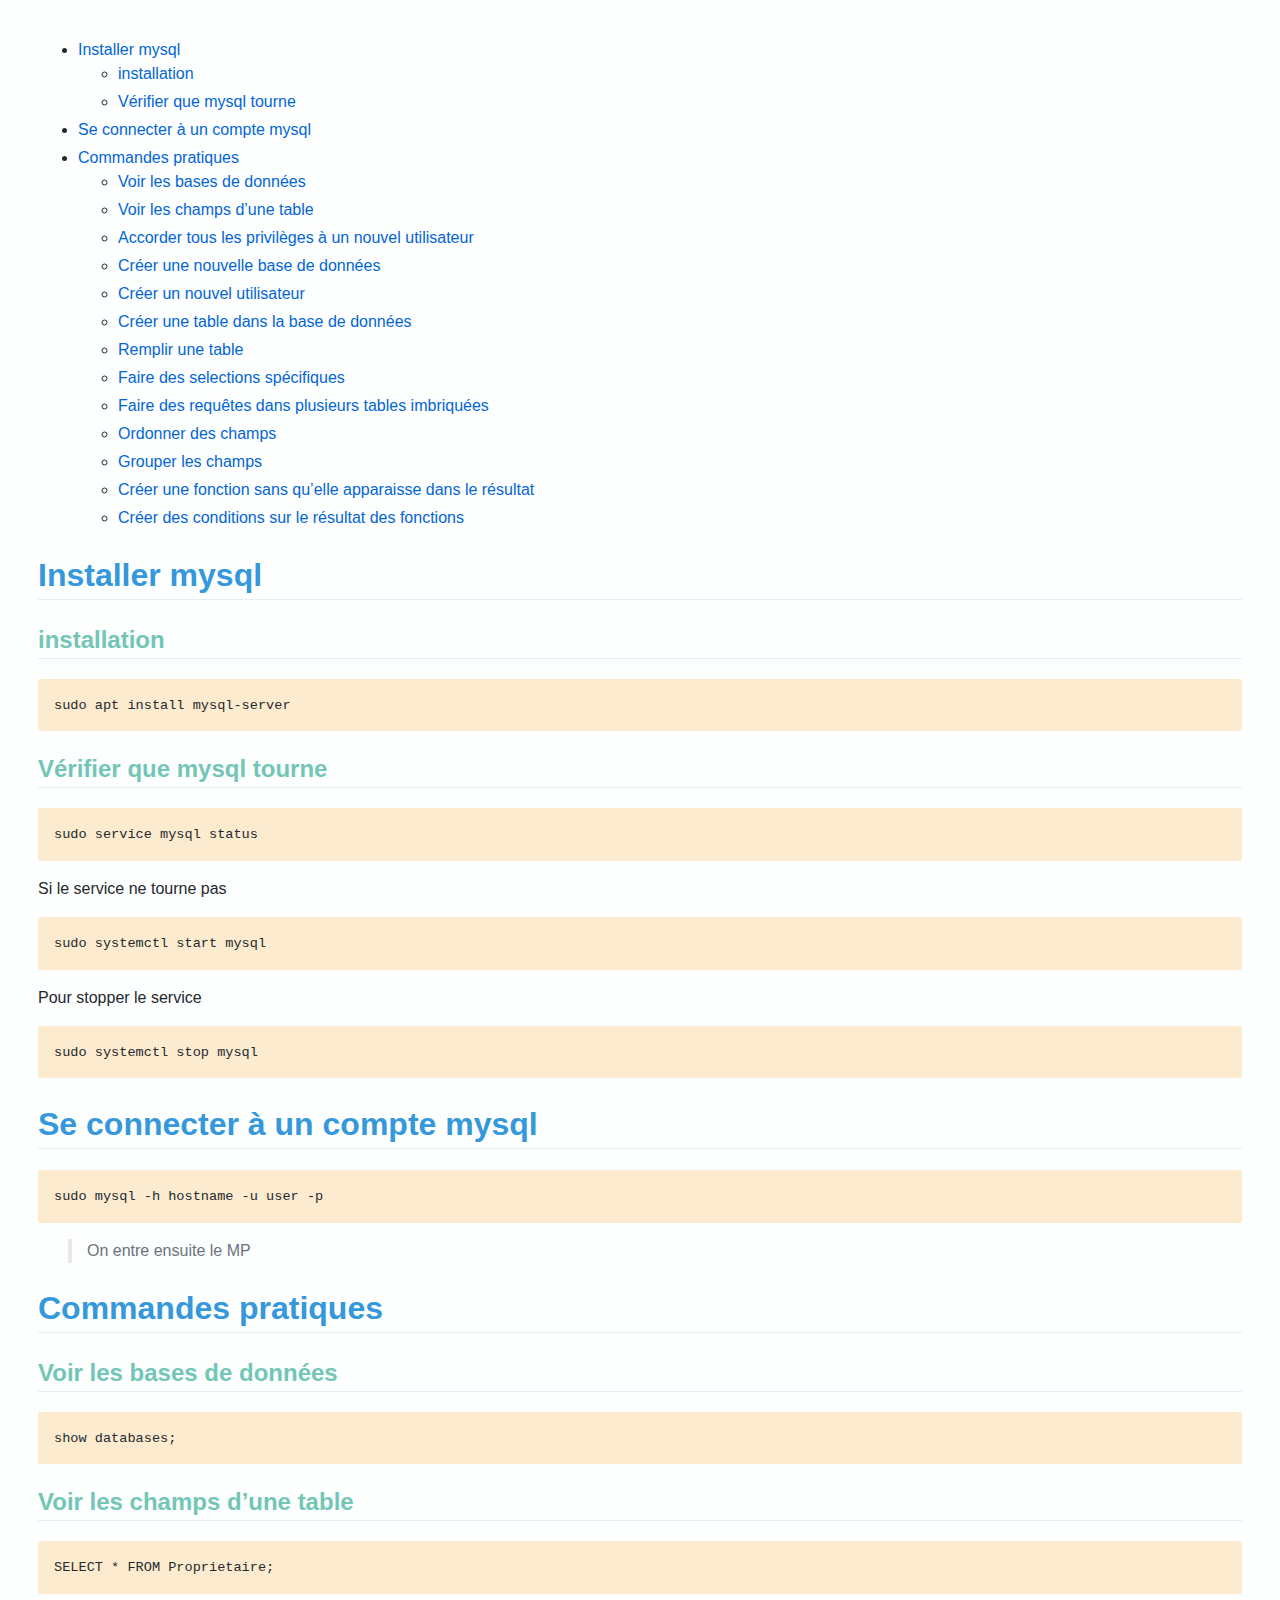
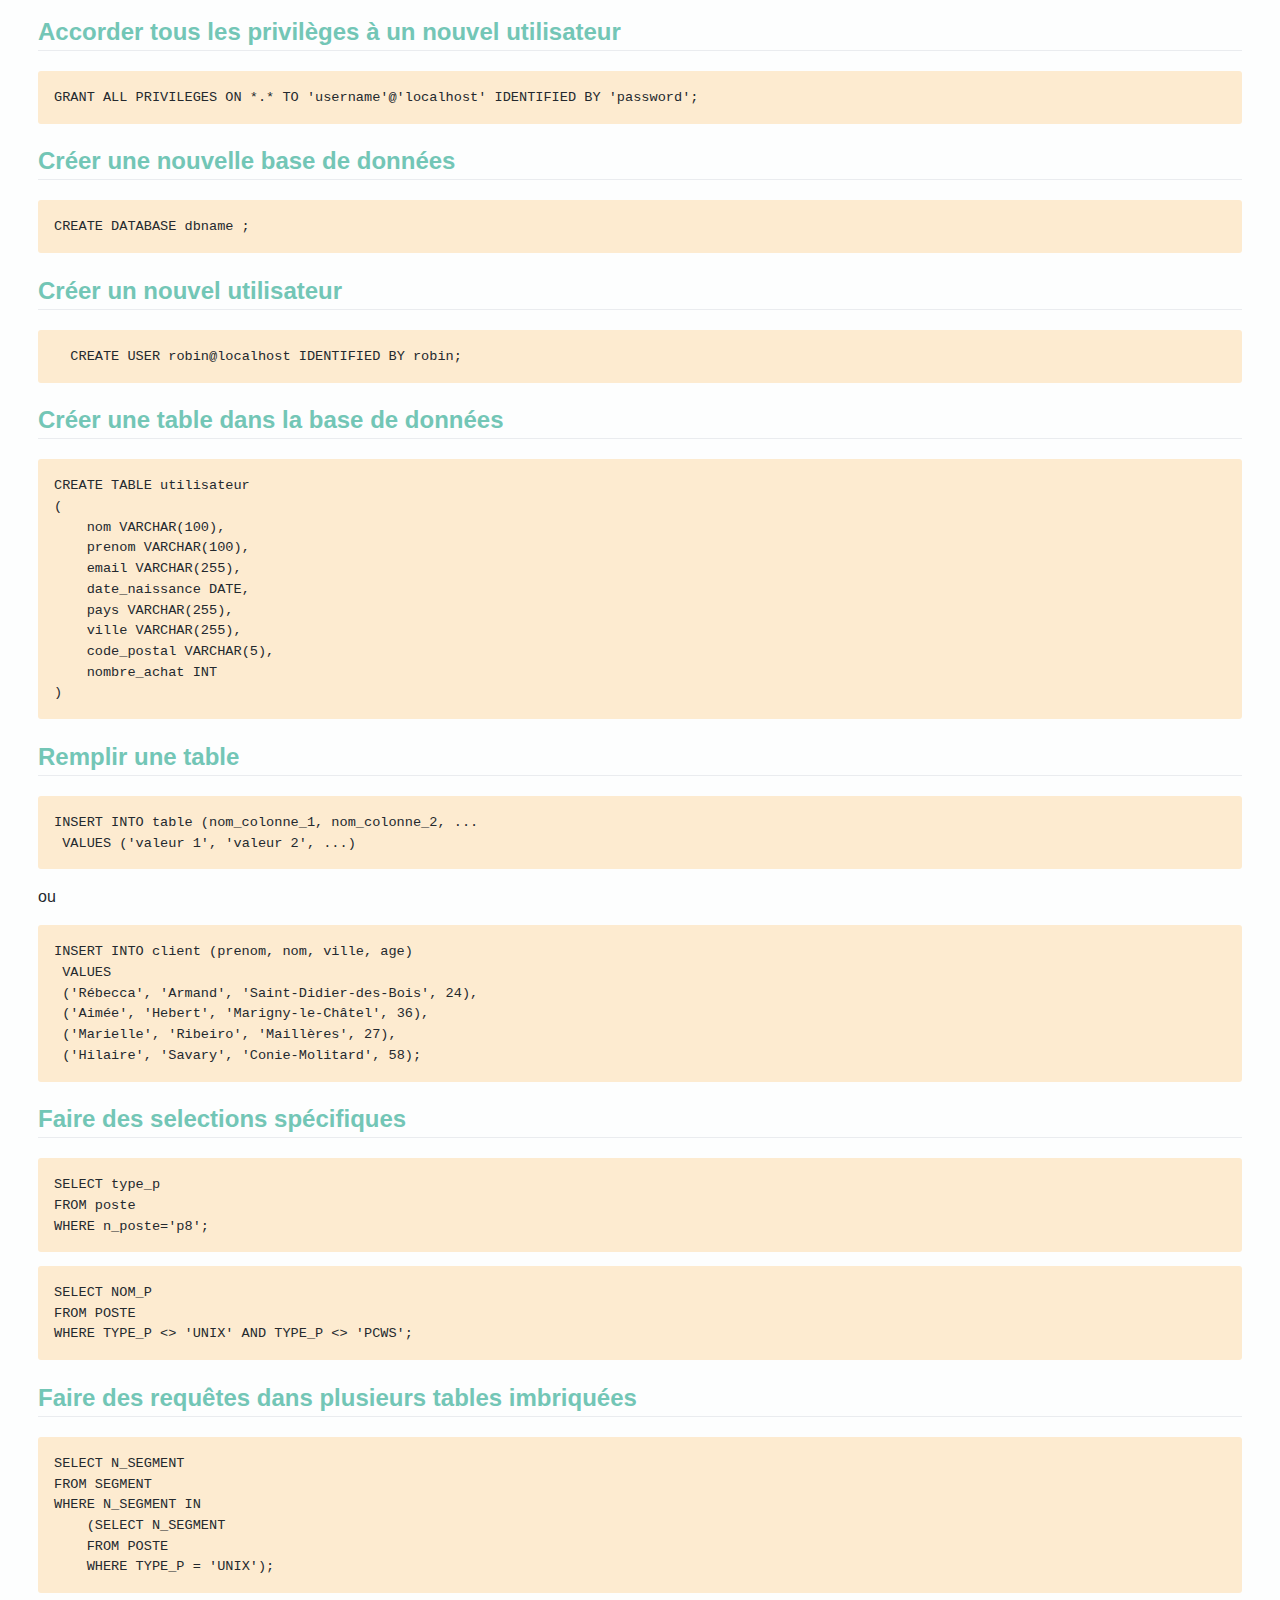
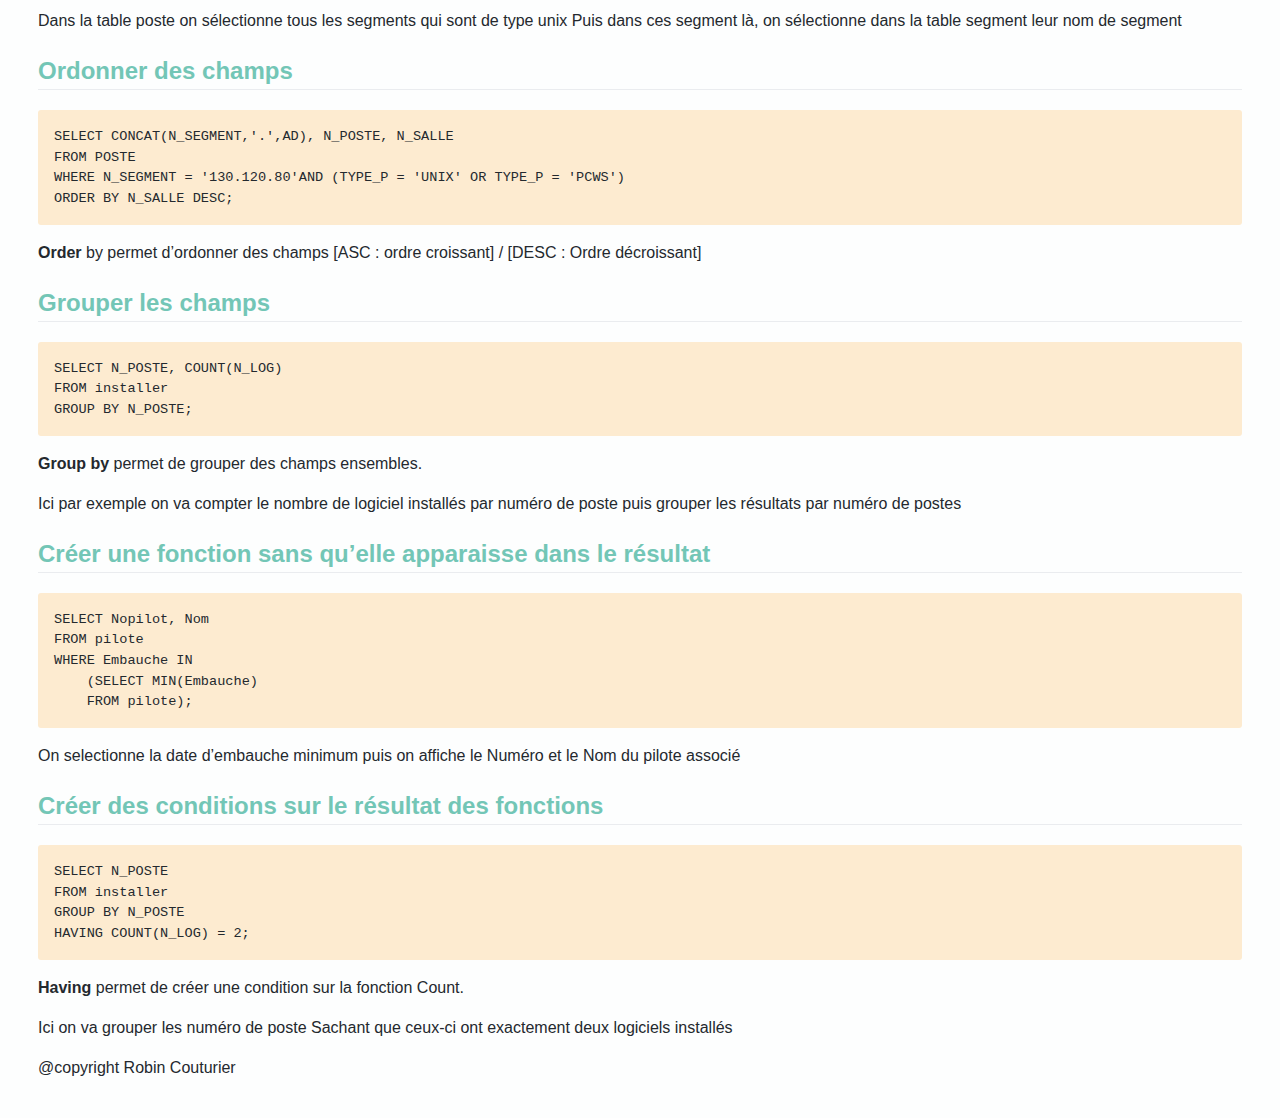
<file: html/mysql.html>
<!DOCTYPE html>
<html xmlns="http://www.w3.org/1999/xhtml" lang="" xml:lang="">
<head>
  <meta charset="utf-8" />
  <meta name="generator" content="pandoc" />
  <meta name="viewport" content="width=device-width, initial-scale=1.0, user-scalable=yes" />
  <title>mysql</title>
  <style type="text/css">
      code{white-space: pre-wrap;}
      span.smallcaps{font-variant: small-caps;}
      span.underline{text-decoration: underline;}
      div.column{display: inline-block; vertical-align: top; width: 50%;}
  </style>
  <link rel="stylesheet" href="link/test.css" />
  <!--[if lt IE 9]>
    <script src="//cdnjs.cloudflare.com/ajax/libs/html5shiv/3.7.3/html5shiv-printshiv.min.js"></script>
  <![endif]-->
</head>
<body>
<nav id="TOC">
<ul>
<li><a href="#installer-mysql">Installer mysql</a><ul>
<li><a href="#installation">installation</a></li>
<li><a href="#vérifier-que-mysql-tourne">Vérifier que mysql tourne</a></li>
</ul></li>
<li><a href="#se-connecter-à-un-compte-mysql">Se connecter à un compte mysql</a></li>
<li><a href="#commandes-pratiques">Commandes pratiques</a><ul>
<li><a href="#voir-les-bases-de-données">Voir les bases de données</a></li>
<li><a href="#voir-les-champs-dune-table">Voir les champs d’une table</a></li>
<li><a href="#accorder-tous-les-privilèges-à-un-nouvel-utilisateur">Accorder tous les privilèges à un nouvel utilisateur</a></li>
<li><a href="#créer-une-nouvelle-base-de-données">Créer une nouvelle base de données</a></li>
<li><a href="#créer-un-nouvel-utilisateur">Créer un nouvel utilisateur</a></li>
<li><a href="#créer-une-table-dans-la-base-de-données">Créer une table dans la base de données</a></li>
<li><a href="#remplir-une-table">Remplir une table</a></li>
<li><a href="#faire-des-selections-spécifiques">Faire des selections spécifiques</a></li>
<li><a href="#faire-des-requêtes-dans-plusieurs-tables-imbriquées">Faire des requêtes dans plusieurs tables imbriquées</a></li>
<li><a href="#ordonner-des-champs">Ordonner des champs</a></li>
<li><a href="#grouper-les-champs">Grouper les champs</a></li>
<li><a href="#créer-une-fonction-sans-quelle-apparaisse-dans-le-résultat">Créer une fonction sans qu’elle apparaisse dans le résultat</a></li>
<li><a href="#créer-des-conditions-sur-le-résultat-des-fonctions">Créer des conditions sur le résultat des fonctions</a></li>
</ul></li>
</ul>
</nav>
<h1 id="installer-mysql">Installer mysql</h1>
<h2 id="installation">installation</h2>
<pre><code>sudo apt install mysql-server</code></pre>
<h2 id="vérifier-que-mysql-tourne">Vérifier que mysql tourne</h2>
<pre><code>sudo service mysql status</code></pre>
<p>Si le service ne tourne pas</p>
<pre><code>sudo systemctl start mysql</code></pre>
<p>Pour stopper le service</p>
<pre><code>sudo systemctl stop mysql</code></pre>
<h1 id="se-connecter-à-un-compte-mysql">Se connecter à un compte mysql</h1>
<pre><code>sudo mysql -h hostname -u user -p</code></pre>
<blockquote>
<p>On entre ensuite le MP</p>
</blockquote>
<h1 id="commandes-pratiques">Commandes pratiques</h1>
<h2 id="voir-les-bases-de-données">Voir les bases de données</h2>
<pre><code>show databases;</code></pre>
<h2 id="voir-les-champs-dune-table">Voir les champs d’une table</h2>
<pre><code>SELECT * FROM Proprietaire;</code></pre>
<h2 id="accorder-tous-les-privilèges-à-un-nouvel-utilisateur">Accorder tous les privilèges à un nouvel utilisateur</h2>
<pre><code>GRANT ALL PRIVILEGES ON *.* TO &#39;username&#39;@&#39;localhost&#39; IDENTIFIED BY &#39;password&#39;;</code></pre>
<h2 id="créer-une-nouvelle-base-de-données">Créer une nouvelle base de données</h2>
<pre><code>CREATE DATABASE dbname ;</code></pre>
<h2 id="créer-un-nouvel-utilisateur">Créer un nouvel utilisateur</h2>
<pre><code>  CREATE USER robin@localhost IDENTIFIED BY robin;</code></pre>
<h2 id="créer-une-table-dans-la-base-de-données">Créer une table dans la base de données</h2>
<pre><code>CREATE TABLE utilisateur
(
    nom VARCHAR(100),
    prenom VARCHAR(100),
    email VARCHAR(255),
    date_naissance DATE,
    pays VARCHAR(255),
    ville VARCHAR(255),
    code_postal VARCHAR(5),
    nombre_achat INT
)</code></pre>
<h2 id="remplir-une-table">Remplir une table</h2>
<pre><code>INSERT INTO table (nom_colonne_1, nom_colonne_2, ...
 VALUES (&#39;valeur 1&#39;, &#39;valeur 2&#39;, ...)</code></pre>
<p>ou</p>
<pre><code>INSERT INTO client (prenom, nom, ville, age)
 VALUES
 (&#39;Rébecca&#39;, &#39;Armand&#39;, &#39;Saint-Didier-des-Bois&#39;, 24),
 (&#39;Aimée&#39;, &#39;Hebert&#39;, &#39;Marigny-le-Châtel&#39;, 36),
 (&#39;Marielle&#39;, &#39;Ribeiro&#39;, &#39;Maillères&#39;, 27),
 (&#39;Hilaire&#39;, &#39;Savary&#39;, &#39;Conie-Molitard&#39;, 58);</code></pre>
<h2 id="faire-des-selections-spécifiques">Faire des selections spécifiques</h2>
<pre><code>SELECT type_p
FROM poste
WHERE n_poste=&#39;p8&#39;;</code></pre>
<pre><code>SELECT NOM_P
FROM POSTE
WHERE TYPE_P &lt;&gt; &#39;UNIX&#39; AND TYPE_P &lt;&gt; &#39;PCWS&#39;;</code></pre>
<h2 id="faire-des-requêtes-dans-plusieurs-tables-imbriquées">Faire des requêtes dans plusieurs tables imbriquées</h2>
<pre><code>SELECT N_SEGMENT
FROM SEGMENT
WHERE N_SEGMENT IN
    (SELECT N_SEGMENT
    FROM POSTE
    WHERE TYPE_P = &#39;UNIX&#39;);</code></pre>
<p>Dans la table poste on sélectionne tous les segments qui sont de type unix Puis dans ces segment là, on sélectionne dans la table segment leur nom de segment</p>
<h2 id="ordonner-des-champs">Ordonner des champs</h2>
<pre><code>SELECT CONCAT(N_SEGMENT,&#39;.&#39;,AD), N_POSTE, N_SALLE
FROM POSTE
WHERE N_SEGMENT = &#39;130.120.80&#39;AND (TYPE_P = &#39;UNIX&#39; OR TYPE_P = &#39;PCWS&#39;)
ORDER BY N_SALLE DESC;</code></pre>
<p><strong>Order</strong> by permet d’ordonner des champs [ASC : ordre croissant] / [DESC : Ordre décroissant]</p>
<h2 id="grouper-les-champs">Grouper les champs</h2>
<pre><code>SELECT N_POSTE, COUNT(N_LOG)
FROM installer
GROUP BY N_POSTE;</code></pre>
<p><strong>Group by</strong> permet de grouper des champs ensembles.</p>
<p>Ici par exemple on va compter le nombre de logiciel installés par numéro de poste puis grouper les résultats par numéro de postes</p>
<h2 id="créer-une-fonction-sans-quelle-apparaisse-dans-le-résultat">Créer une fonction sans qu’elle apparaisse dans le résultat</h2>
<pre><code>SELECT Nopilot, Nom
FROM pilote
WHERE Embauche IN
    (SELECT MIN(Embauche)
    FROM pilote);</code></pre>
<p>On selectionne la date d’embauche minimum puis on affiche le Numéro et le Nom du pilote associé</p>
<h2 id="créer-des-conditions-sur-le-résultat-des-fonctions">Créer des conditions sur le résultat des fonctions</h2>
<pre><code>SELECT N_POSTE
FROM installer
GROUP BY N_POSTE
HAVING COUNT(N_LOG) = 2;</code></pre>
<p><strong>Having</strong> permet de créer une condition sur la fonction Count.</p>
<p>Ici on va grouper les numéro de poste Sachant que ceux-ci ont exactement deux logiciels installés</p>
<footer>
  @copyright Robin Couturier
</footer>
</body>
</html>
</file>
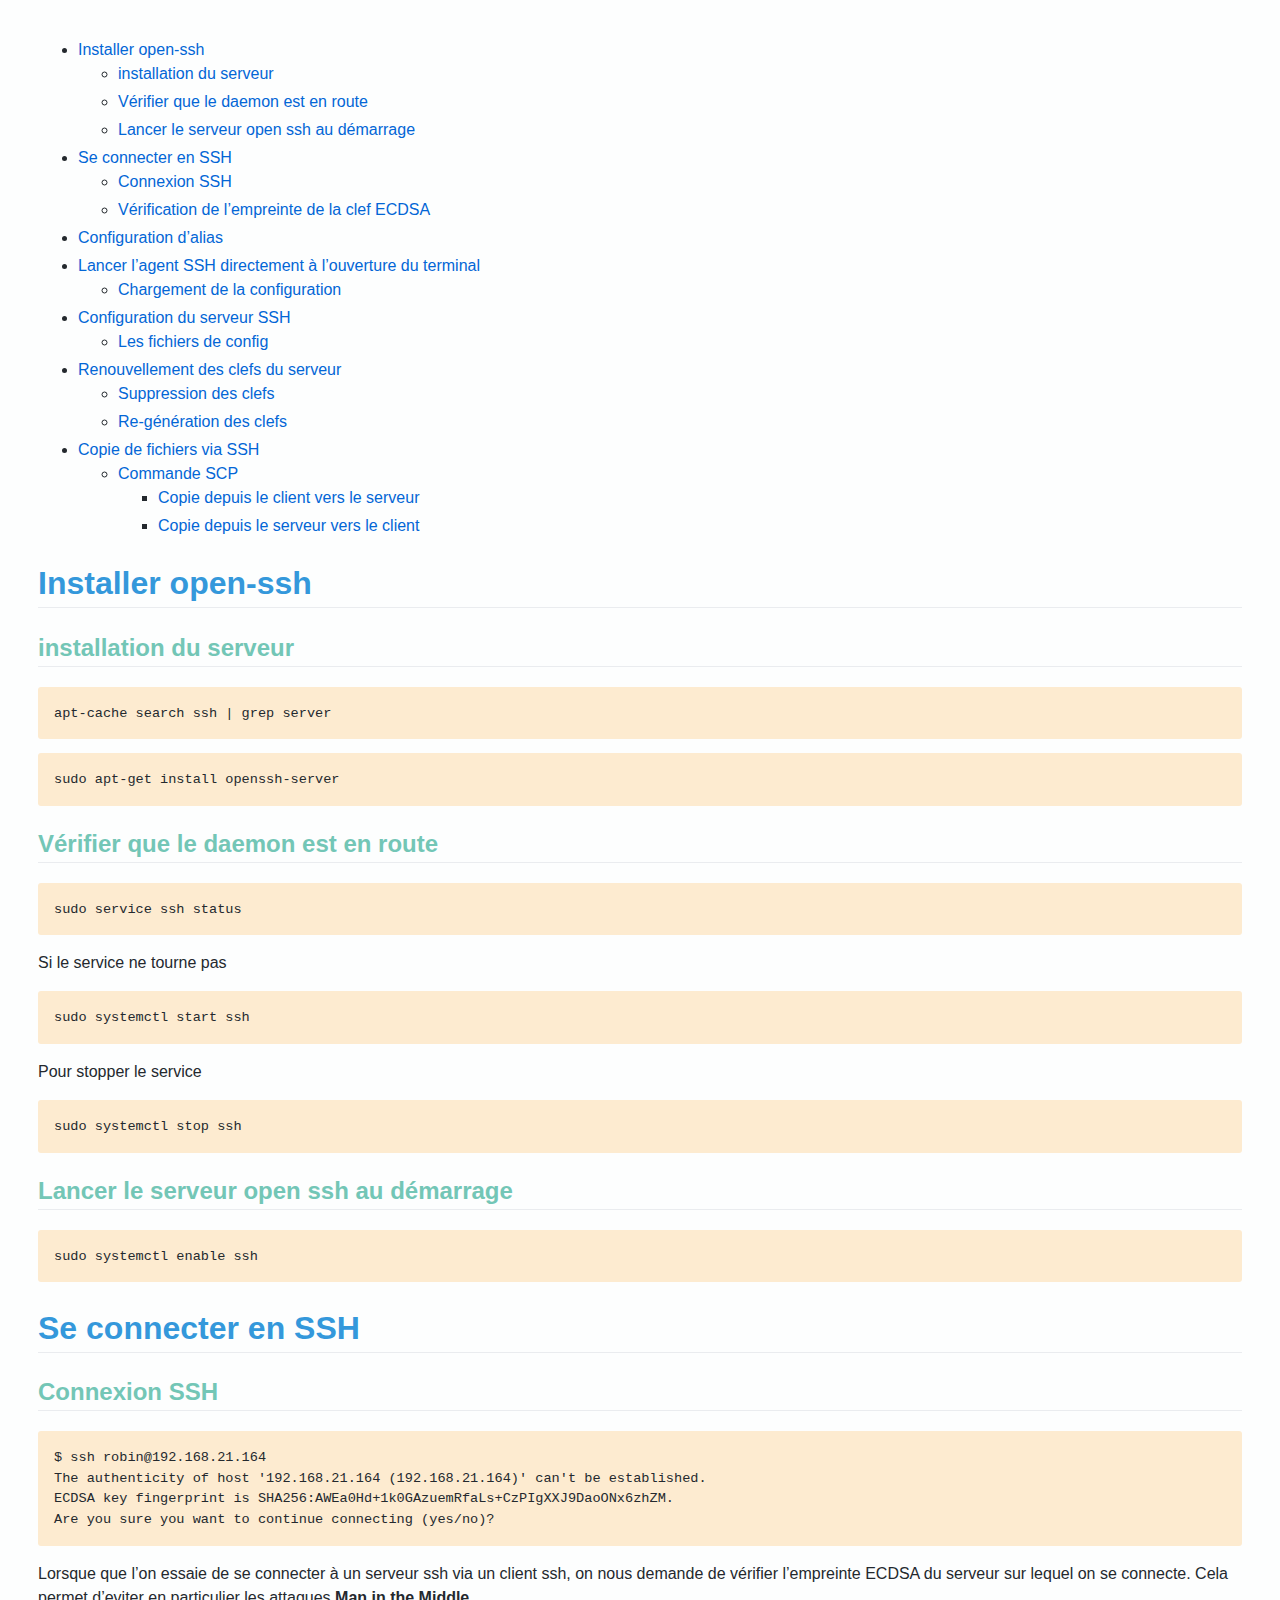
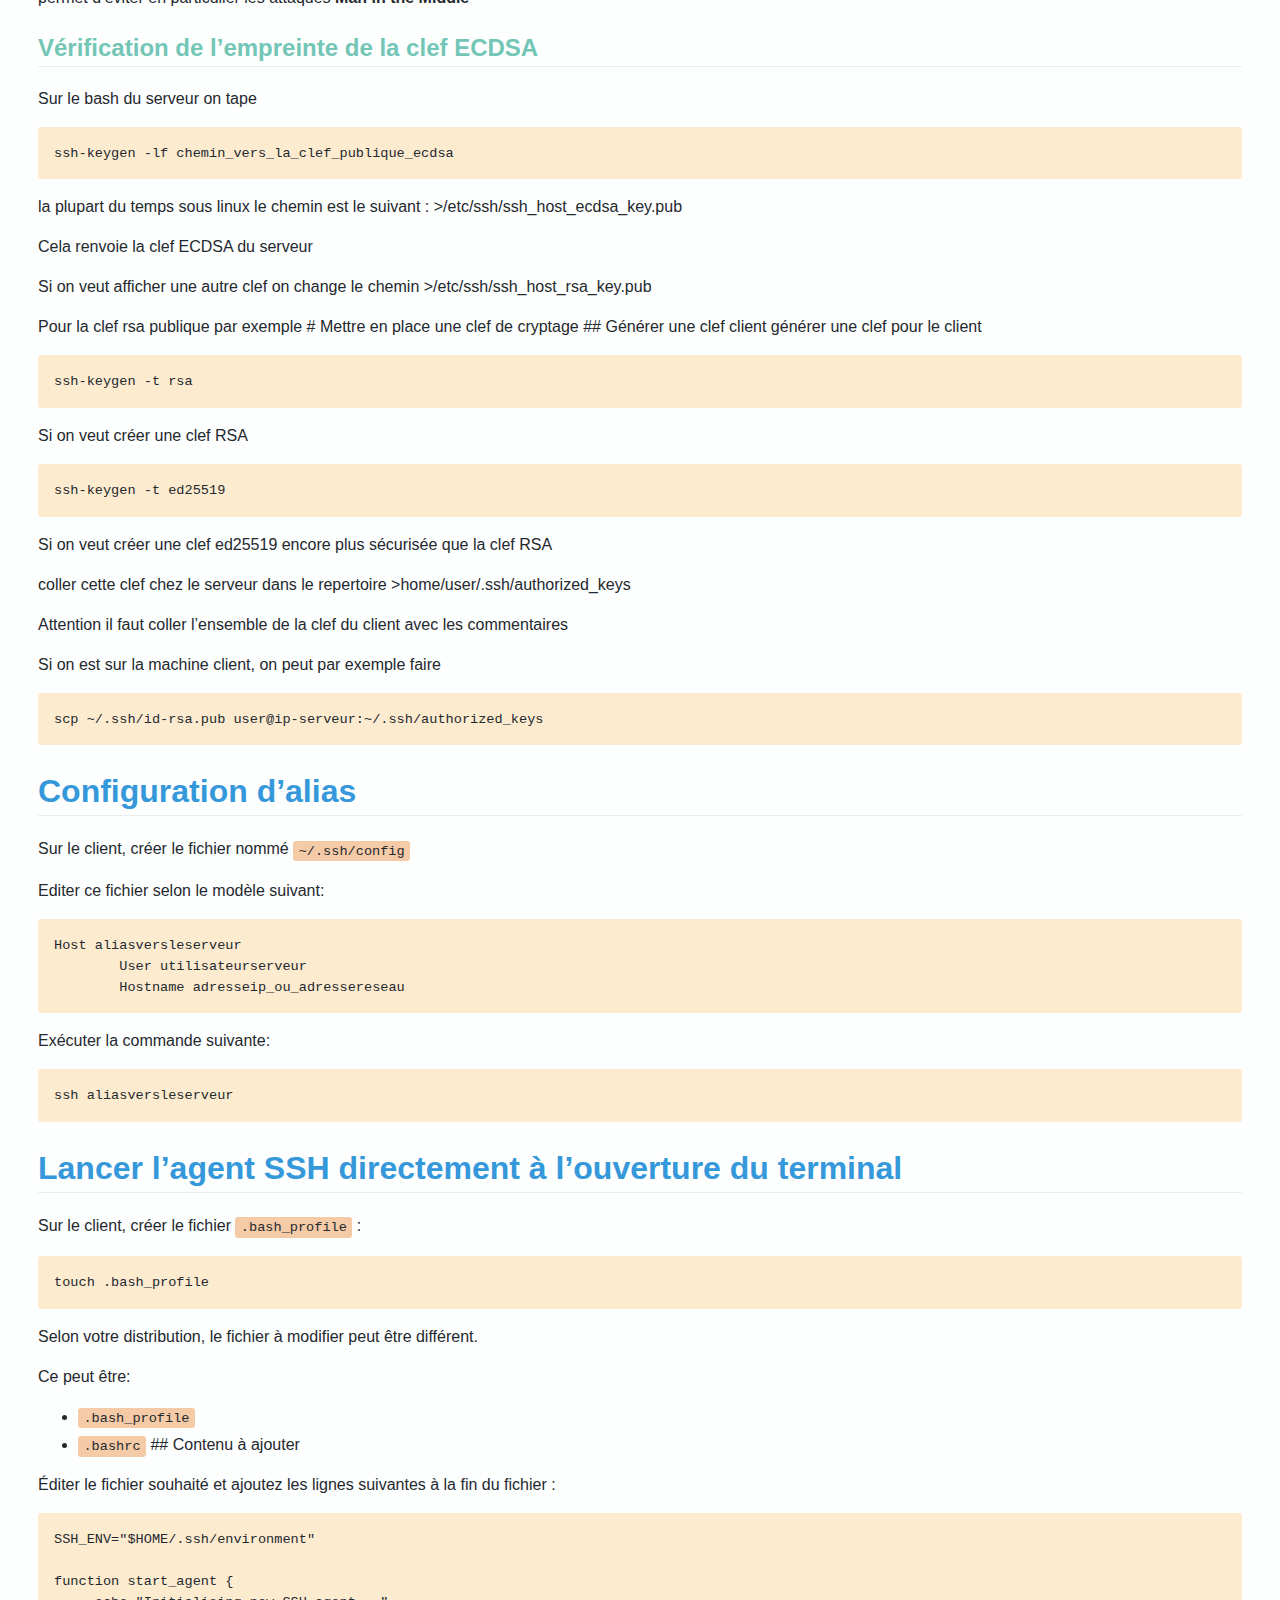
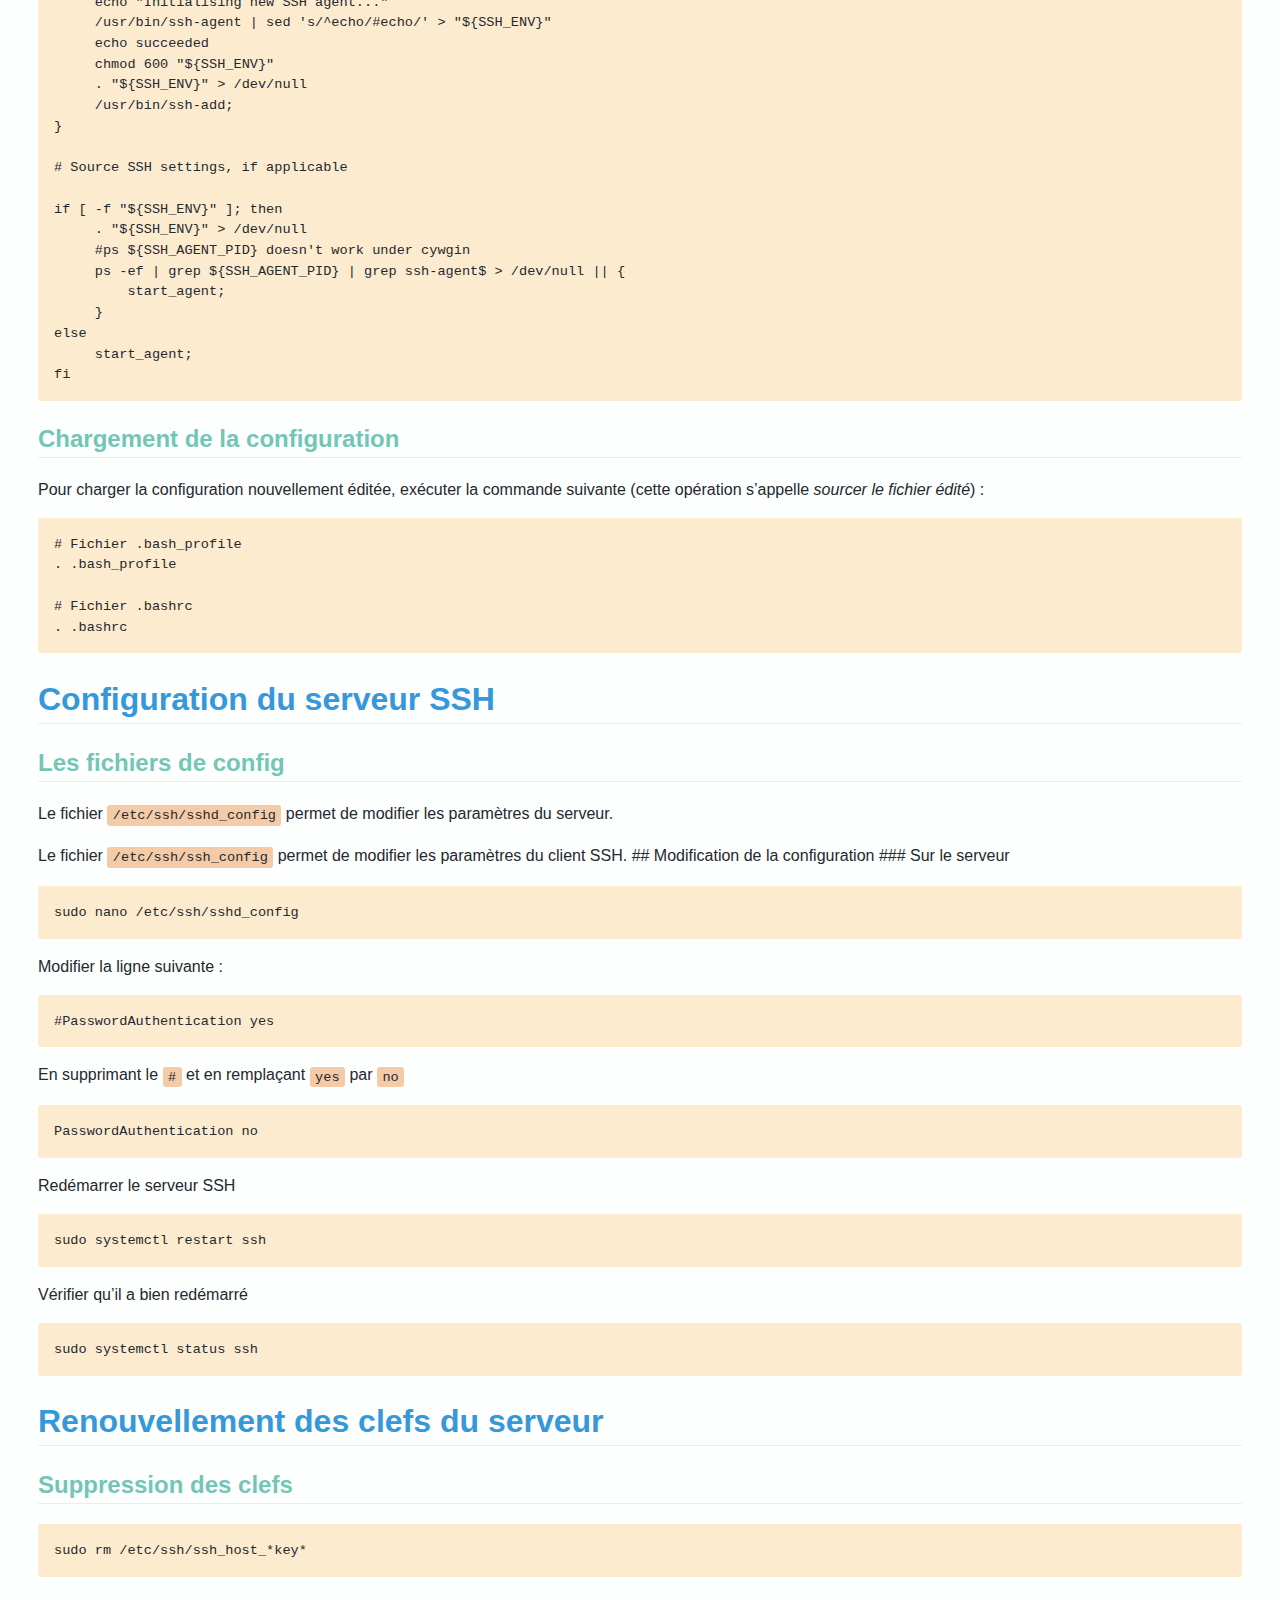
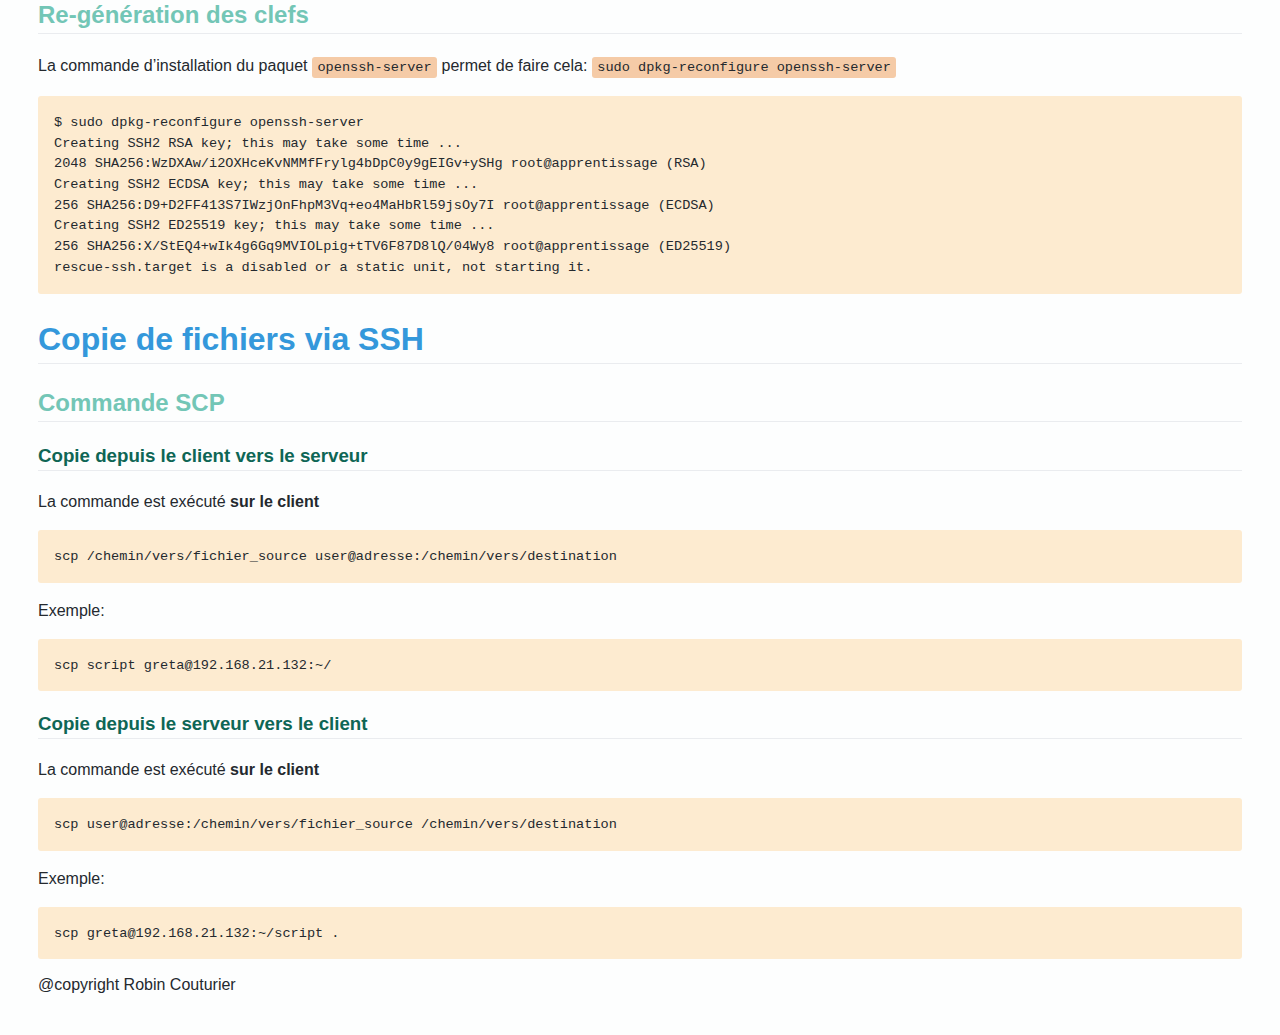
<file: html/ssh.html>
<!DOCTYPE html>
<html xmlns="http://www.w3.org/1999/xhtml" lang="" xml:lang="">
<head>
  <meta charset="utf-8" />
  <meta name="generator" content="pandoc" />
  <meta name="viewport" content="width=device-width, initial-scale=1.0, user-scalable=yes" />
  <title>ssh</title>
  <style type="text/css">
      code{white-space: pre-wrap;}
      span.smallcaps{font-variant: small-caps;}
      span.underline{text-decoration: underline;}
      div.column{display: inline-block; vertical-align: top; width: 50%;}
  </style>
  <link rel="stylesheet" href="link/test.css" />
  <!--[if lt IE 9]>
    <script src="//cdnjs.cloudflare.com/ajax/libs/html5shiv/3.7.3/html5shiv-printshiv.min.js"></script>
  <![endif]-->
</head>
<body>
<nav id="TOC">
<ul>
<li><a href="#installer-open-ssh">Installer open-ssh</a><ul>
<li><a href="#installation-du-serveur">installation du serveur</a></li>
<li><a href="#vérifier-que-le-daemon-est-en-route">Vérifier que le daemon est en route</a></li>
<li><a href="#lancer-le-serveur-open-ssh-au-démarrage">Lancer le serveur open ssh au démarrage</a></li>
</ul></li>
<li><a href="#se-connecter-en-ssh">Se connecter en SSH</a><ul>
<li><a href="#connexion-ssh">Connexion SSH</a></li>
<li><a href="#vérification-de-lempreinte-de-la-clef-ecdsa">Vérification de l’empreinte de la clef ECDSA</a></li>
</ul></li>
<li><a href="#configuration-dalias">Configuration d’alias</a></li>
<li><a href="#lancer-lagent-ssh-directement-à-louverture-du-terminal">Lancer l’agent SSH directement à l’ouverture du terminal</a><ul>
<li><a href="#chargement-de-la-configuration">Chargement de la configuration</a></li>
</ul></li>
<li><a href="#configuration-du-serveur-ssh">Configuration du serveur SSH</a><ul>
<li><a href="#les-fichiers-de-config">Les fichiers de config</a></li>
</ul></li>
<li><a href="#renouvellement-des-clefs-du-serveur">Renouvellement des clefs du serveur</a><ul>
<li><a href="#suppression-des-clefs">Suppression des clefs</a></li>
<li><a href="#re-génération-des-clefs">Re-génération des clefs</a></li>
</ul></li>
<li><a href="#copie-de-fichiers-via-ssh">Copie de fichiers via SSH</a><ul>
<li><a href="#commande-scp">Commande SCP</a><ul>
<li><a href="#copie-depuis-le-client-vers-le-serveur">Copie depuis le client vers le serveur</a></li>
<li><a href="#copie-depuis-le-serveur-vers-le-client">Copie depuis le serveur vers le client</a></li>
</ul></li>
</ul></li>
</ul>
</nav>
<h1 id="installer-open-ssh">Installer open-ssh</h1>
<h2 id="installation-du-serveur">installation du serveur</h2>
<pre><code>apt-cache search ssh | grep server</code></pre>
<pre><code>sudo apt-get install openssh-server</code></pre>
<h2 id="vérifier-que-le-daemon-est-en-route">Vérifier que le daemon est en route</h2>
<pre><code>sudo service ssh status</code></pre>
<p>Si le service ne tourne pas</p>
<pre><code>sudo systemctl start ssh</code></pre>
<p>Pour stopper le service</p>
<pre><code>sudo systemctl stop ssh</code></pre>
<h2 id="lancer-le-serveur-open-ssh-au-démarrage">Lancer le serveur open ssh au démarrage</h2>
<pre><code>sudo systemctl enable ssh</code></pre>
<h1 id="se-connecter-en-ssh">Se connecter en SSH</h1>
<h2 id="connexion-ssh">Connexion SSH</h2>
<pre><code>$ ssh robin@192.168.21.164
The authenticity of host &#39;192.168.21.164 (192.168.21.164)&#39; can&#39;t be established.
ECDSA key fingerprint is SHA256:AWEa0Hd+1k0GAzuemRfaLs+CzPIgXXJ9DaoONx6zhZM.
Are you sure you want to continue connecting (yes/no)?</code></pre>
<p>Lorsque que l’on essaie de se connecter à un serveur ssh via un client ssh, on nous demande de vérifier l’empreinte ECDSA du serveur sur lequel on se connecte. Cela permet d’eviter en particulier les attaques <strong>Man in the Middle</strong></p>
<h2 id="vérification-de-lempreinte-de-la-clef-ecdsa">Vérification de l’empreinte de la clef ECDSA</h2>
<p>Sur le bash du serveur on tape</p>
<pre><code>ssh-keygen -lf chemin_vers_la_clef_publique_ecdsa</code></pre>
<p>la plupart du temps sous linux le chemin est le suivant : &gt;/etc/ssh/ssh_host_ecdsa_key.pub</p>
<p>Cela renvoie la clef ECDSA du serveur</p>
<p>Si on veut afficher une autre clef on change le chemin &gt;/etc/ssh/ssh_host_rsa_key.pub</p>
<p>Pour la clef rsa publique par exemple # Mettre en place une clef de cryptage ## Générer une clef client générer une clef pour le client</p>
<pre><code>ssh-keygen -t rsa</code></pre>
<p>Si on veut créer une clef RSA</p>
<pre><code>ssh-keygen -t ed25519</code></pre>
<p>Si on veut créer une clef ed25519 encore plus sécurisée que la clef RSA</p>
<p>coller cette clef chez le serveur dans le repertoire &gt;home/user/.ssh/authorized_keys</p>
<p>Attention il faut coller l’ensemble de la clef du client avec les commentaires</p>
<p>Si on est sur la machine client, on peut par exemple faire</p>
<pre><code>scp ~/.ssh/id-rsa.pub user@ip-serveur:~/.ssh/authorized_keys</code></pre>
<h1 id="configuration-dalias">Configuration d’alias</h1>
<p>Sur le client, créer le fichier nommé <code>~/.ssh/config</code></p>
<p>Editer ce fichier selon le modèle suivant:</p>
<pre><code>Host aliasversleserveur
        User utilisateurserveur
        Hostname adresseip_ou_adressereseau</code></pre>
<p>Exécuter la commande suivante:</p>
<pre><code>ssh aliasversleserveur</code></pre>
<h1 id="lancer-lagent-ssh-directement-à-louverture-du-terminal">Lancer l’agent SSH directement à l’ouverture du terminal</h1>
<p>Sur le client, créer le fichier <code>.bash_profile</code> :</p>
<pre><code>touch .bash_profile</code></pre>
<p>Selon votre distribution, le fichier à modifier peut être différent.</p>
<p>Ce peut être:</p>
<ul>
<li><code>.bash_profile</code></li>
<li><code>.bashrc</code> ## Contenu à ajouter</li>
</ul>
<p>Éditer le fichier souhaité et ajoutez les lignes suivantes à la fin du fichier :</p>
<pre><code>SSH_ENV=&quot;$HOME/.ssh/environment&quot;

function start_agent {
     echo &quot;Initialising new SSH agent...&quot;
     /usr/bin/ssh-agent | sed &#39;s/^echo/#echo/&#39; &gt; &quot;${SSH_ENV}&quot;
     echo succeeded
     chmod 600 &quot;${SSH_ENV}&quot;
     . &quot;${SSH_ENV}&quot; &gt; /dev/null
     /usr/bin/ssh-add;
}

# Source SSH settings, if applicable

if [ -f &quot;${SSH_ENV}&quot; ]; then
     . &quot;${SSH_ENV}&quot; &gt; /dev/null
     #ps ${SSH_AGENT_PID} doesn&#39;t work under cywgin
     ps -ef | grep ${SSH_AGENT_PID} | grep ssh-agent$ &gt; /dev/null || {
         start_agent;
     }
else
     start_agent;
fi</code></pre>
<h2 id="chargement-de-la-configuration">Chargement de la configuration</h2>
<p>Pour charger la configuration nouvellement éditée, exécuter la commande suivante (cette opération s’appelle <em>sourcer le fichier édité</em>) :</p>
<pre><code># Fichier .bash_profile
. .bash_profile

# Fichier .bashrc
. .bashrc</code></pre>
<h1 id="configuration-du-serveur-ssh">Configuration du serveur SSH</h1>
<h2 id="les-fichiers-de-config">Les fichiers de config</h2>
<p>Le fichier <code>/etc/ssh/sshd_config</code> permet de modifier les paramètres du serveur.</p>
<p>Le fichier <code>/etc/ssh/ssh_config</code> permet de modifier les paramètres du client SSH. ## Modification de la configuration ### Sur le serveur</p>
<pre><code>sudo nano /etc/ssh/sshd_config</code></pre>
<p>Modifier la ligne suivante :</p>
<pre><code>#PasswordAuthentication yes</code></pre>
<p>En supprimant le <code>#</code> et en remplaçant <code>yes</code> par <code>no</code></p>
<pre><code>PasswordAuthentication no</code></pre>
<p>Redémarrer le serveur SSH</p>
<pre><code>sudo systemctl restart ssh</code></pre>
<p>Vérifier qu’il a bien redémarré</p>
<pre><code>sudo systemctl status ssh</code></pre>
<h1 id="renouvellement-des-clefs-du-serveur">Renouvellement des clefs du serveur</h1>
<h2 id="suppression-des-clefs">Suppression des clefs</h2>
<pre><code>sudo rm /etc/ssh/ssh_host_*key*</code></pre>
<h2 id="re-génération-des-clefs">Re-génération des clefs</h2>
<p>La commande d’installation du paquet <code>openssh-server</code> permet de faire cela: <code>sudo dpkg-reconfigure openssh-server</code></p>
<pre><code>$ sudo dpkg-reconfigure openssh-server
Creating SSH2 RSA key; this may take some time ...
2048 SHA256:WzDXAw/i2OXHceKvNMMfFrylg4bDpC0y9gEIGv+ySHg root@apprentissage (RSA)
Creating SSH2 ECDSA key; this may take some time ...
256 SHA256:D9+D2FF413S7IWzjOnFhpM3Vq+eo4MaHbRl59jsOy7I root@apprentissage (ECDSA)
Creating SSH2 ED25519 key; this may take some time ...
256 SHA256:X/StEQ4+wIk4g6Gq9MVIOLpig+tTV6F87D8lQ/04Wy8 root@apprentissage (ED25519)
rescue-ssh.target is a disabled or a static unit, not starting it.</code></pre>
<h1 id="copie-de-fichiers-via-ssh">Copie de fichiers via SSH</h1>
<h2 id="commande-scp">Commande SCP</h2>
<h3 id="copie-depuis-le-client-vers-le-serveur">Copie depuis le client vers le serveur</h3>
<p>La commande est exécuté <strong>sur le client</strong></p>
<pre><code>scp /chemin/vers/fichier_source user@adresse:/chemin/vers/destination</code></pre>
<p>Exemple:</p>
<pre><code>scp script greta@192.168.21.132:~/</code></pre>
<h3 id="copie-depuis-le-serveur-vers-le-client">Copie depuis le serveur vers le client</h3>
<p>La commande est exécuté <strong>sur le client</strong></p>
<pre><code>scp user@adresse:/chemin/vers/fichier_source /chemin/vers/destination</code></pre>
<p>Exemple:</p>
<pre><code>scp greta@192.168.21.132:~/script .</code></pre>
<footer>
  @copyright Robin Couturier
</footer>
</body>
</html>
</file>
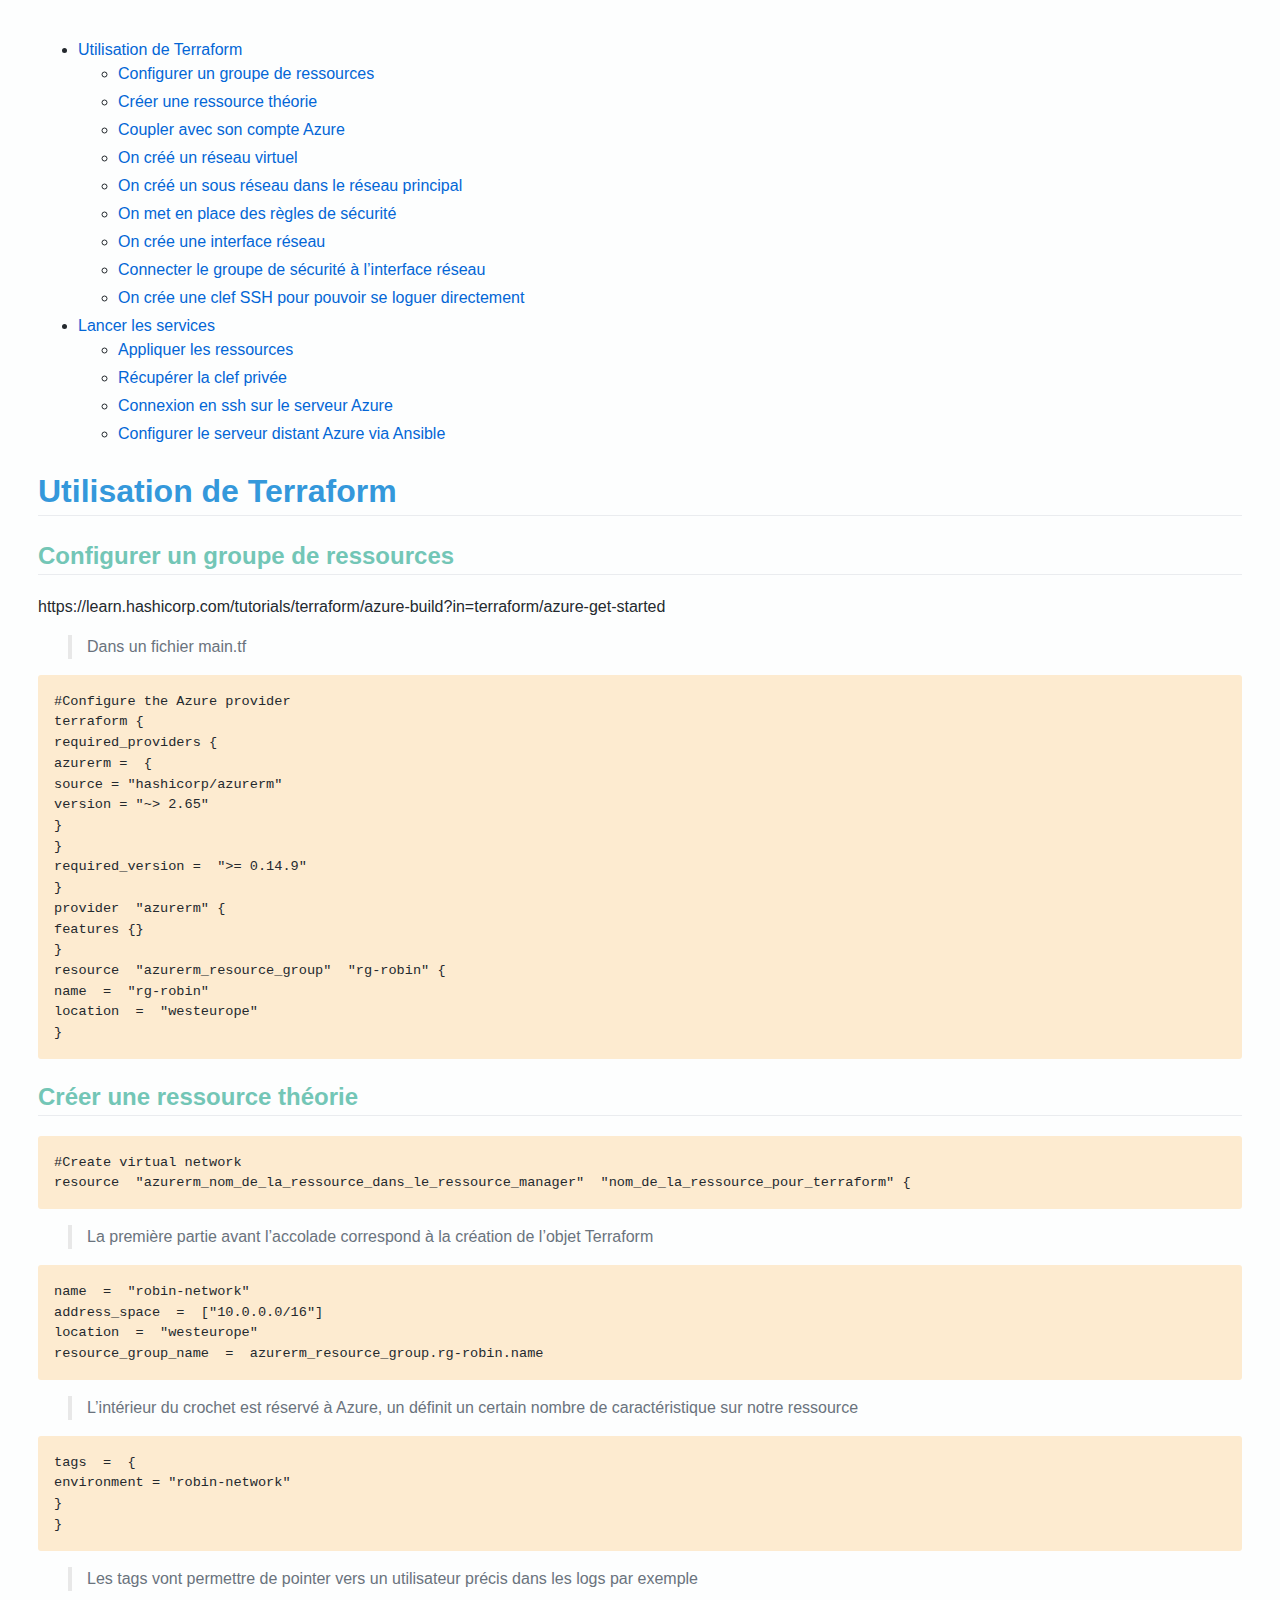
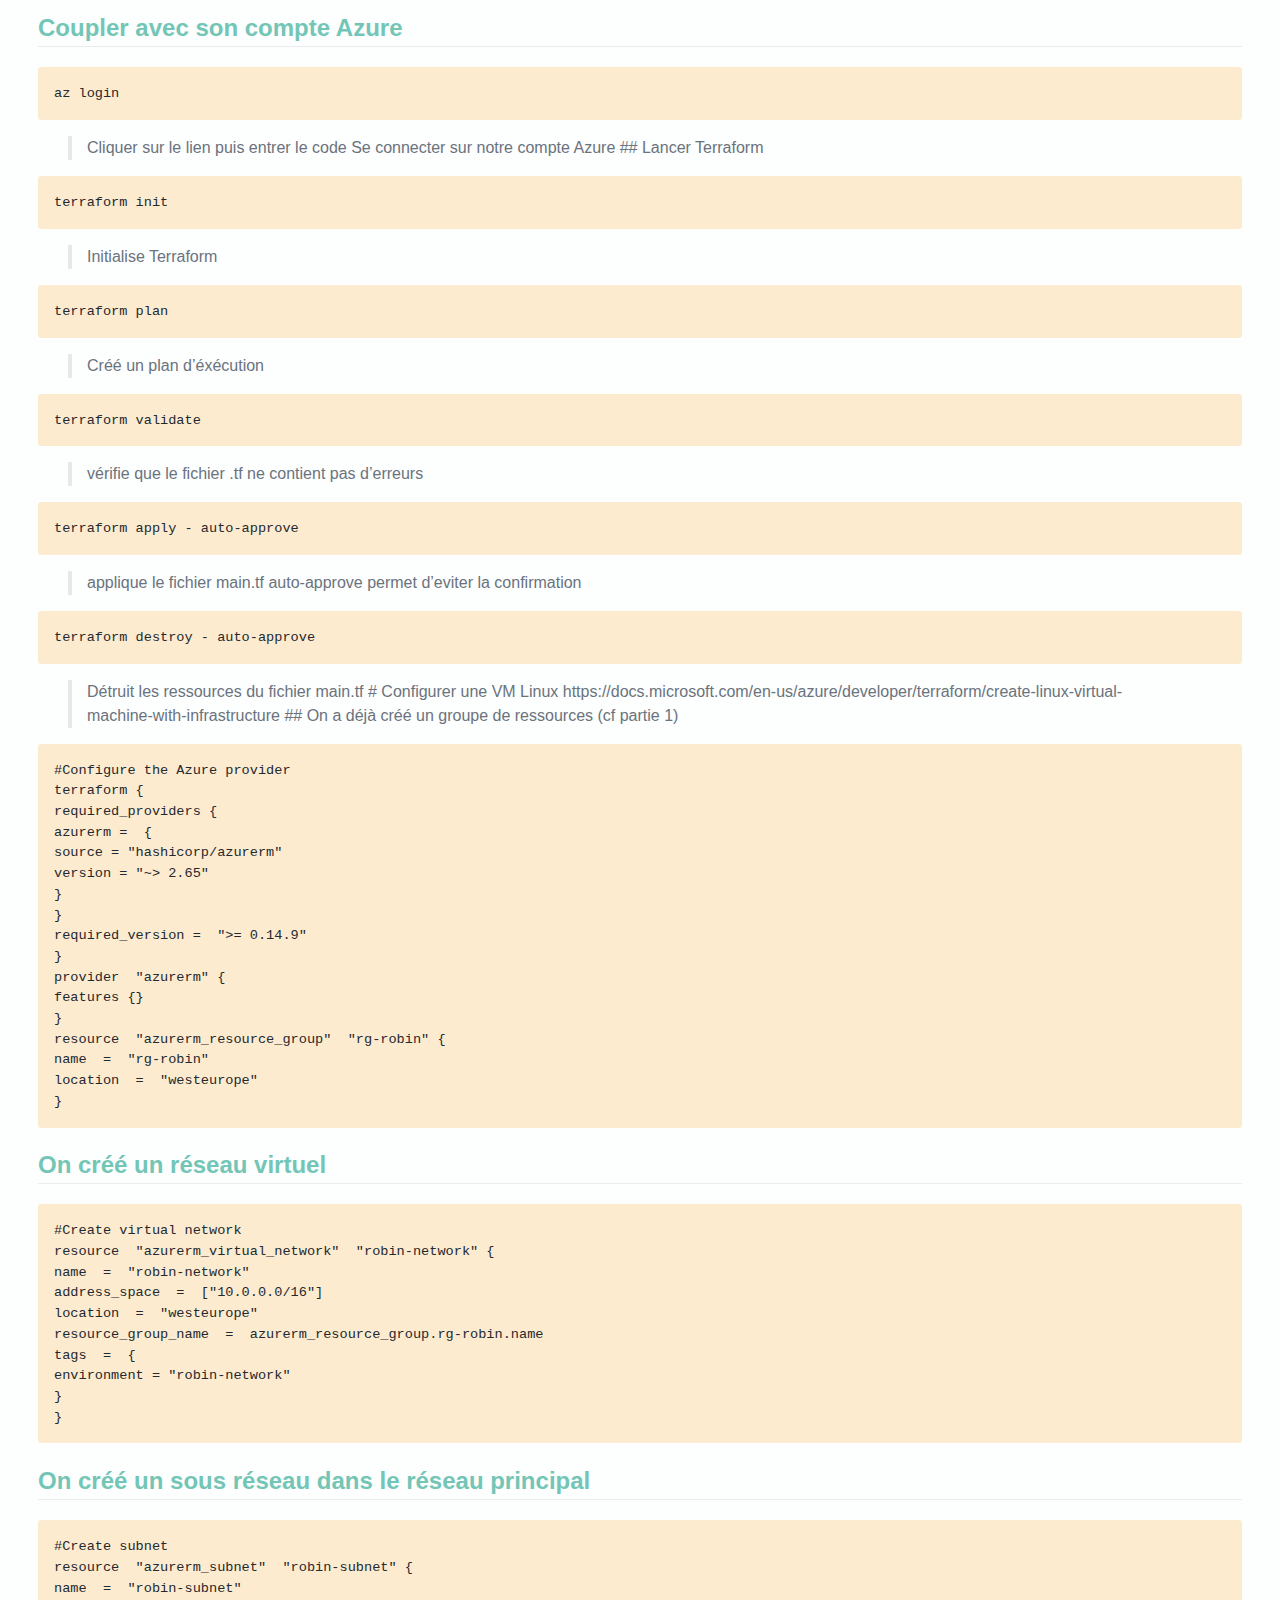
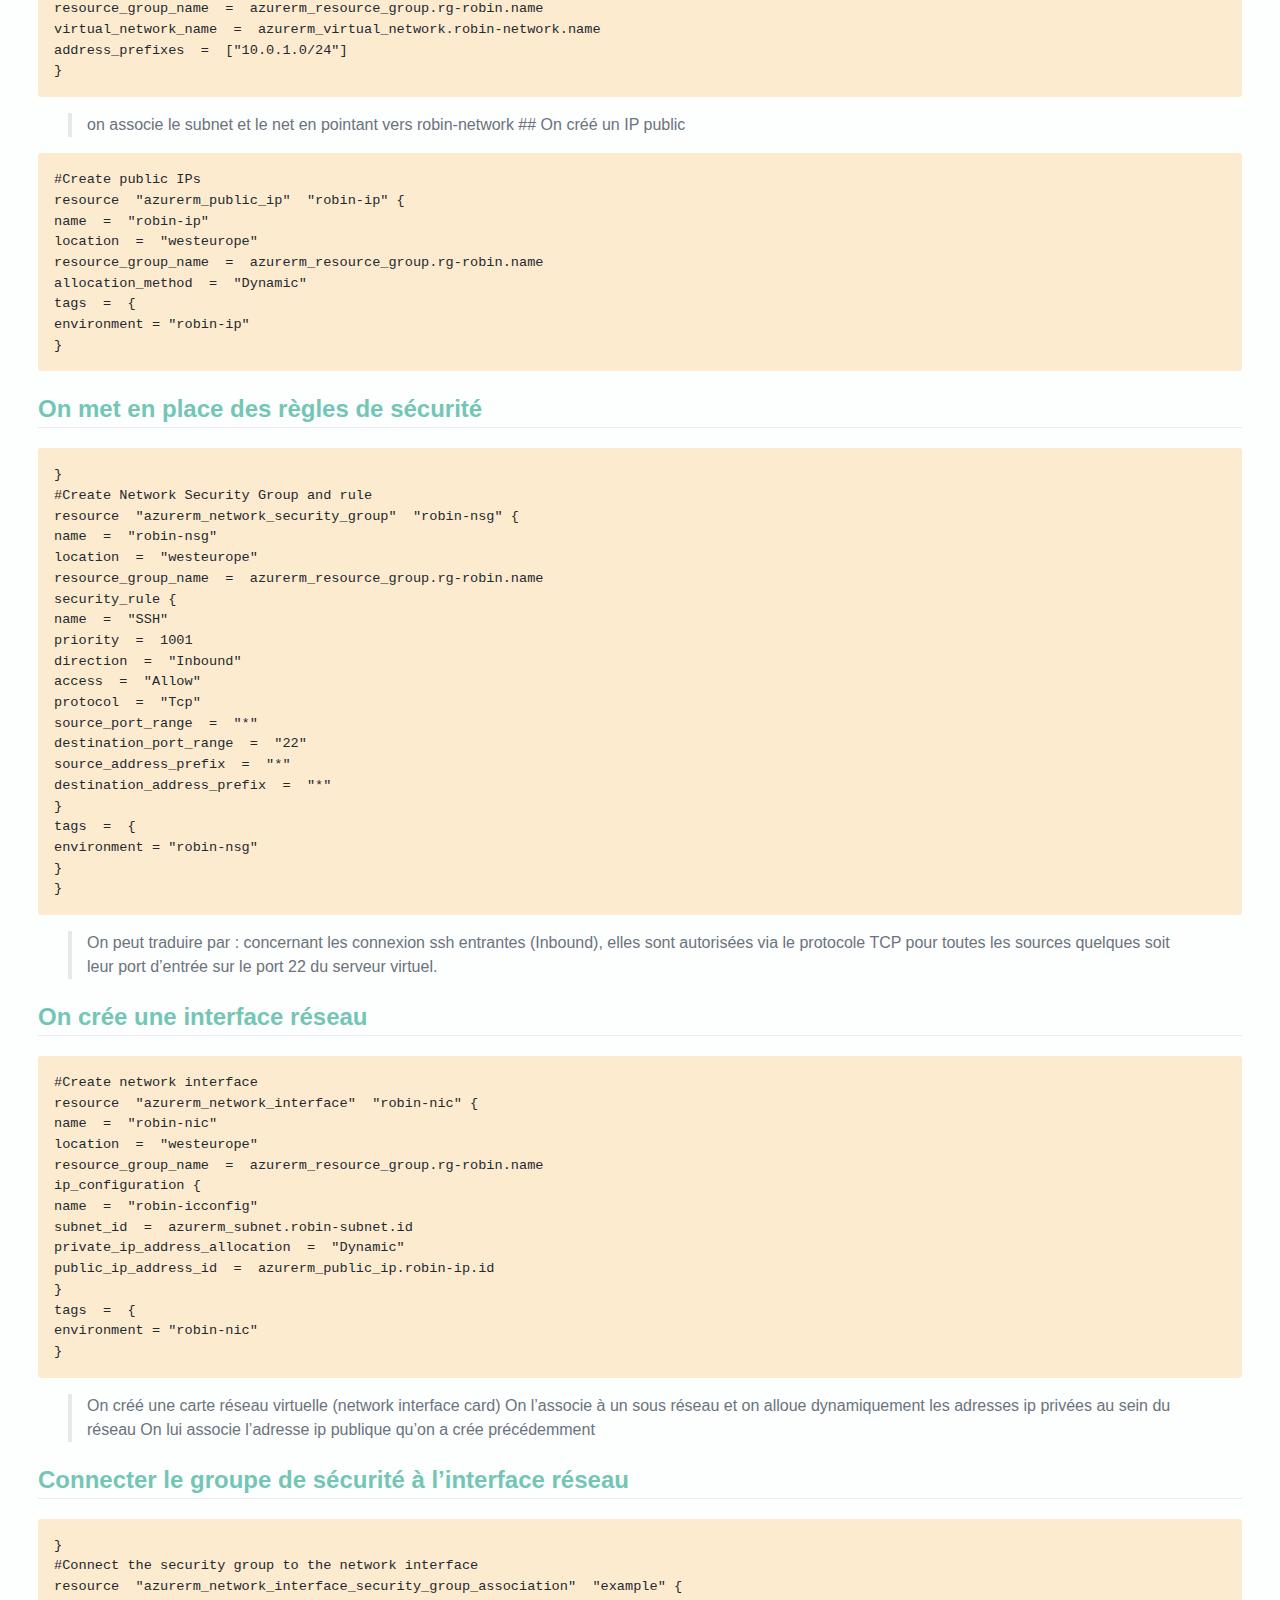
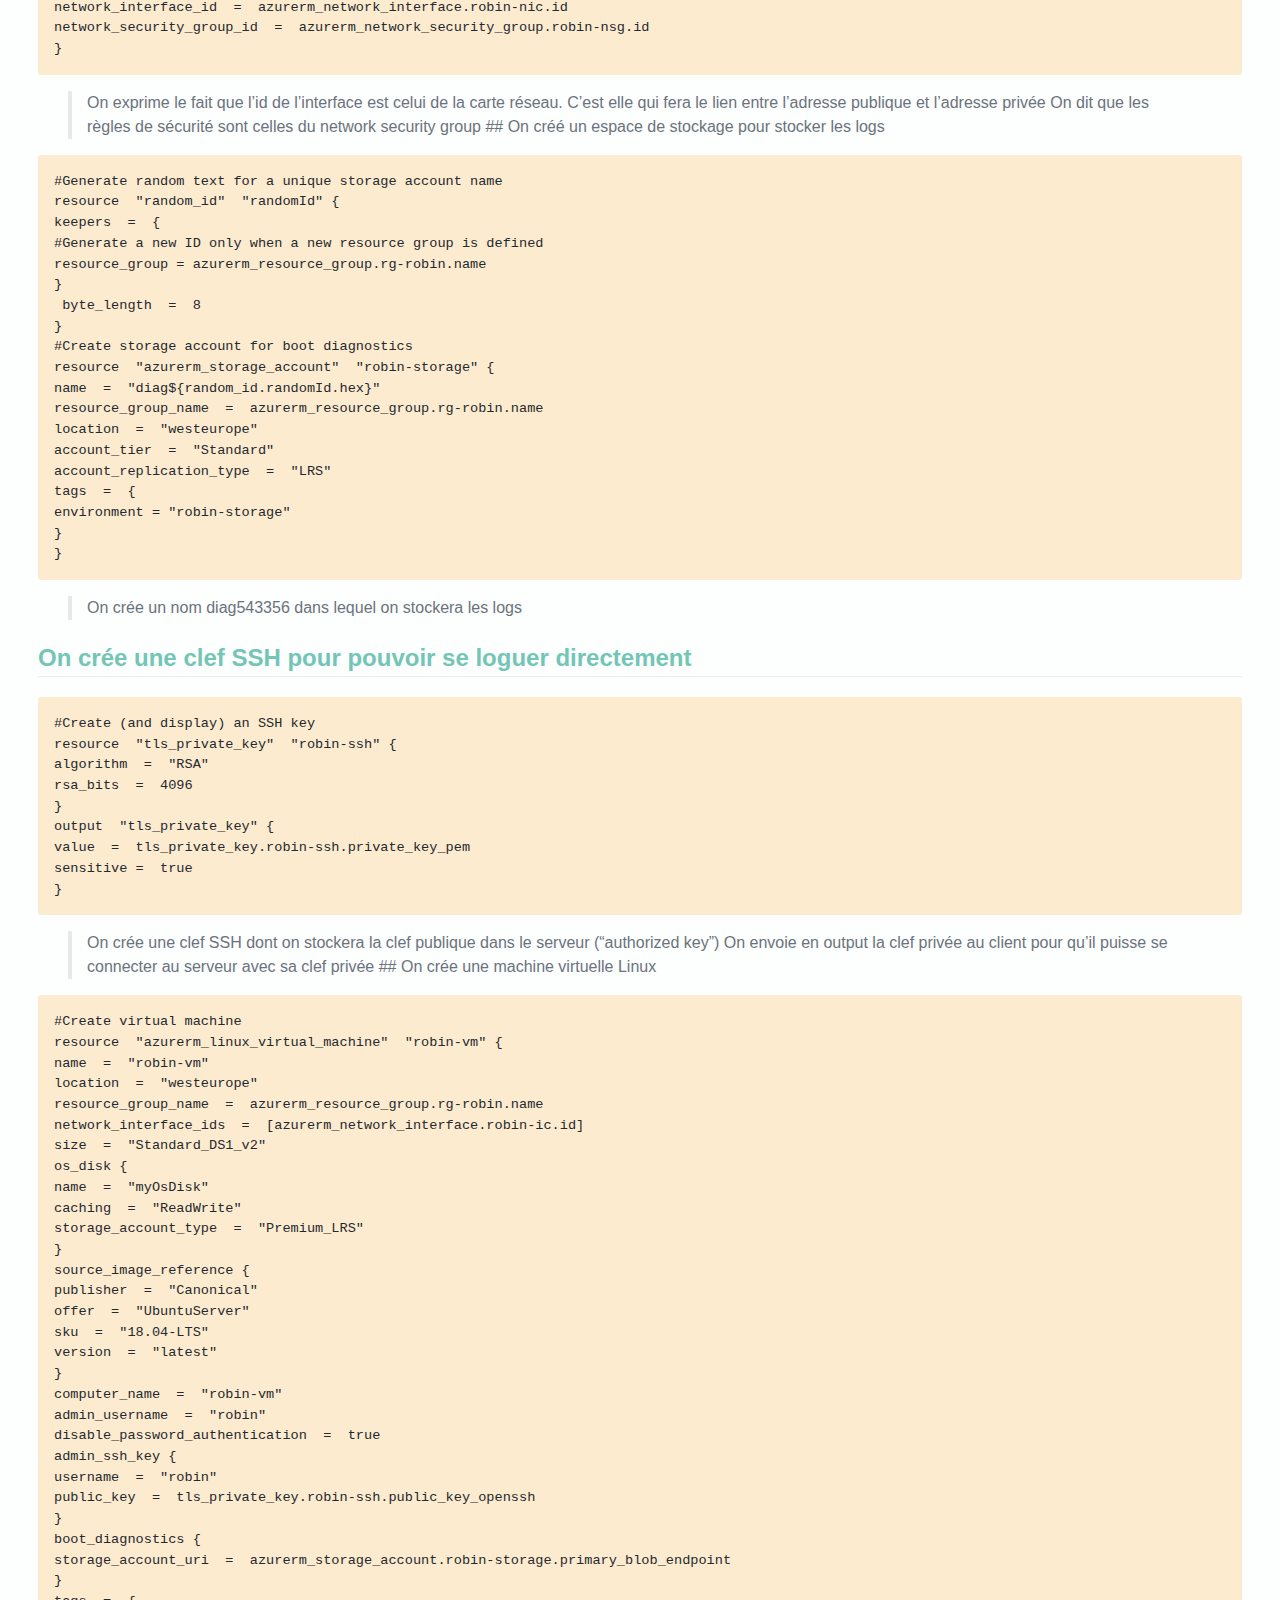
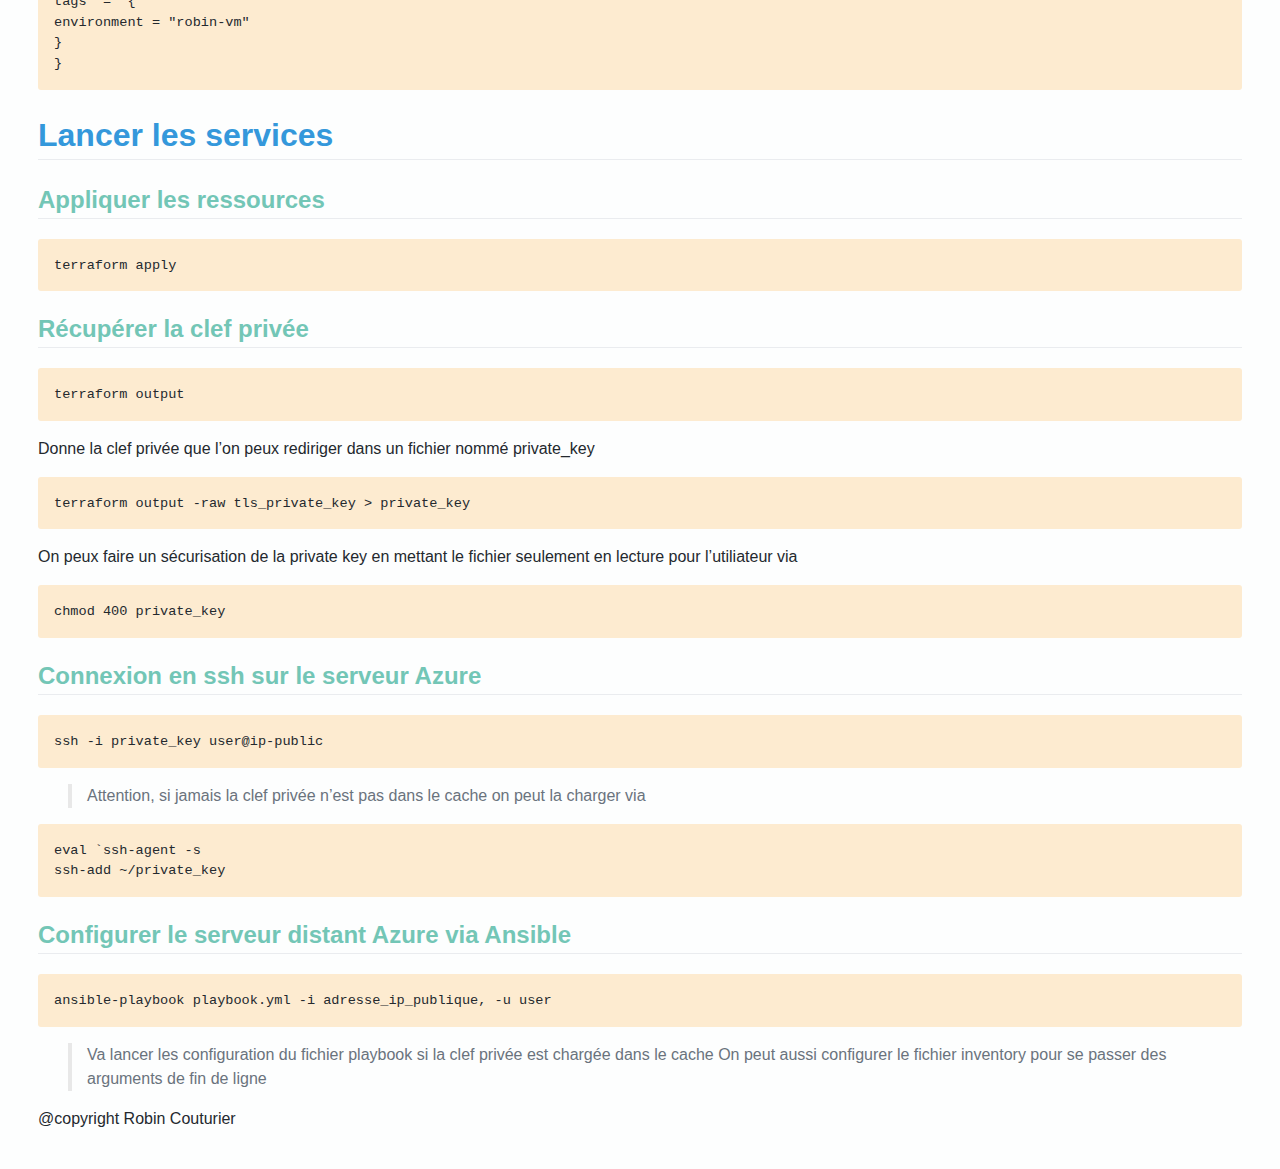
<file: html/Terraform.html>
<!DOCTYPE html>
<html xmlns="http://www.w3.org/1999/xhtml" lang="" xml:lang="">
<head>
  <meta charset="utf-8" />
  <meta name="generator" content="pandoc" />
  <meta name="viewport" content="width=device-width, initial-scale=1.0, user-scalable=yes" />
  <title>Terraform</title>
  <style type="text/css">
      code{white-space: pre-wrap;}
      span.smallcaps{font-variant: small-caps;}
      span.underline{text-decoration: underline;}
      div.column{display: inline-block; vertical-align: top; width: 50%;}
  </style>
  <link rel="stylesheet" href="link/test.css" />
  <!--[if lt IE 9]>
    <script src="//cdnjs.cloudflare.com/ajax/libs/html5shiv/3.7.3/html5shiv-printshiv.min.js"></script>
  <![endif]-->
</head>
<body>
<nav id="TOC">
<ul>
<li><a href="#utilisation-de-terraform">Utilisation de Terraform</a><ul>
<li><a href="#configurer-un-groupe-de-ressources">Configurer un groupe de ressources</a></li>
<li><a href="#créer-une-ressource-théorie">Créer une ressource théorie</a></li>
<li><a href="#coupler-avec-son-compte-azure">Coupler avec son compte Azure</a></li>
<li><a href="#on-créé-un-réseau-virtuel">On créé un réseau virtuel</a></li>
<li><a href="#on-créé-un-sous-réseau-dans-le-réseau-principal">On créé un sous réseau dans le réseau principal</a></li>
<li><a href="#on-met-en-place-des-règles-de-sécurité">On met en place des règles de sécurité</a></li>
<li><a href="#on-crée-une-interface-réseau">On crée une interface réseau</a></li>
<li><a href="#connecter-le-groupe-de-sécurité-à-linterface-réseau">Connecter le groupe de sécurité à l’interface réseau</a></li>
<li><a href="#on-crée-une-clef-ssh-pour-pouvoir-se-loguer-directement">On crée une clef SSH pour pouvoir se loguer directement</a></li>
</ul></li>
<li><a href="#lancer-les-services">Lancer les services</a><ul>
<li><a href="#appliquer-les-ressources">Appliquer les ressources</a></li>
<li><a href="#récupérer-la-clef-privée">Récupérer la clef privée</a></li>
<li><a href="#connexion-en-ssh-sur-le-serveur-azure">Connexion en ssh sur le serveur Azure</a></li>
<li><a href="#configurer-le-serveur-distant-azure-via-ansible">Configurer le serveur distant Azure via Ansible</a></li>
</ul></li>
</ul>
</nav>
<h1 id="utilisation-de-terraform">Utilisation de Terraform</h1>
<h2 id="configurer-un-groupe-de-ressources">Configurer un groupe de ressources</h2>
<p>https://learn.hashicorp.com/tutorials/terraform/azure-build?in=terraform/azure-get-started</p>
<blockquote>
<p>Dans un fichier main.tf</p>
</blockquote>
<pre><code>#Configure the Azure provider
terraform {
required_providers {
azurerm =  {
source = &quot;hashicorp/azurerm&quot;
version = &quot;~&gt; 2.65&quot;
}
}
required_version =  &quot;&gt;= 0.14.9&quot;
}
provider  &quot;azurerm&quot; {
features {}
}
resource  &quot;azurerm_resource_group&quot;  &quot;rg-robin&quot; {
name  =  &quot;rg-robin&quot;
location  =  &quot;westeurope&quot;
}</code></pre>
<h2 id="créer-une-ressource-théorie">Créer une ressource théorie</h2>
<pre><code>#Create virtual network
resource  &quot;azurerm_nom_de_la_ressource_dans_le_ressource_manager&quot;  &quot;nom_de_la_ressource_pour_terraform&quot; {</code></pre>
<blockquote>
<p>La première partie avant l’accolade correspond à la création de l’objet Terraform</p>
</blockquote>
<pre><code>name  =  &quot;robin-network&quot;
address_space  =  [&quot;10.0.0.0/16&quot;]
location  =  &quot;westeurope&quot;
resource_group_name  =  azurerm_resource_group.rg-robin.name</code></pre>
<blockquote>
<p>L’intérieur du crochet est réservé à Azure, un définit un certain nombre de caractéristique sur notre ressource</p>
</blockquote>
<pre><code>tags  =  {
environment = &quot;robin-network&quot;
}
}</code></pre>
<blockquote>
<p>Les tags vont permettre de pointer vers un utilisateur précis dans les logs par exemple</p>
</blockquote>
<h2 id="coupler-avec-son-compte-azure">Coupler avec son compte Azure</h2>
<pre><code>az login</code></pre>
<blockquote>
<p>Cliquer sur le lien puis entrer le code Se connecter sur notre compte Azure ## Lancer Terraform</p>
</blockquote>
<pre><code>terraform init</code></pre>
<blockquote>
<p>Initialise Terraform</p>
</blockquote>
<pre><code>terraform plan</code></pre>
<blockquote>
<p>Créé un plan d’éxécution</p>
</blockquote>
<pre><code>terraform validate</code></pre>
<blockquote>
<p>vérifie que le fichier .tf ne contient pas d’erreurs</p>
</blockquote>
<pre><code>terraform apply - auto-approve</code></pre>
<blockquote>
<p>applique le fichier main.tf auto-approve permet d’eviter la confirmation</p>
</blockquote>
<pre><code>terraform destroy - auto-approve</code></pre>
<blockquote>
<p>Détruit les ressources du fichier main.tf # Configurer une VM Linux https://docs.microsoft.com/en-us/azure/developer/terraform/create-linux-virtual-machine-with-infrastructure ## On a déjà créé un groupe de ressources (cf partie 1)</p>
</blockquote>
<pre><code>#Configure the Azure provider
terraform {
required_providers {
azurerm =  {
source = &quot;hashicorp/azurerm&quot;
version = &quot;~&gt; 2.65&quot;
}
}
required_version =  &quot;&gt;= 0.14.9&quot;
}
provider  &quot;azurerm&quot; {
features {}
}
resource  &quot;azurerm_resource_group&quot;  &quot;rg-robin&quot; {
name  =  &quot;rg-robin&quot;
location  =  &quot;westeurope&quot;
}</code></pre>
<h2 id="on-créé-un-réseau-virtuel">On créé un réseau virtuel</h2>
<pre><code>#Create virtual network
resource  &quot;azurerm_virtual_network&quot;  &quot;robin-network&quot; {
name  =  &quot;robin-network&quot;
address_space  =  [&quot;10.0.0.0/16&quot;]
location  =  &quot;westeurope&quot;
resource_group_name  =  azurerm_resource_group.rg-robin.name
tags  =  {
environment = &quot;robin-network&quot;
}
}</code></pre>
<h2 id="on-créé-un-sous-réseau-dans-le-réseau-principal">On créé un sous réseau dans le réseau principal</h2>
<pre><code>#Create subnet
resource  &quot;azurerm_subnet&quot;  &quot;robin-subnet&quot; {
name  =  &quot;robin-subnet&quot;
resource_group_name  =  azurerm_resource_group.rg-robin.name
virtual_network_name  =  azurerm_virtual_network.robin-network.name
address_prefixes  =  [&quot;10.0.1.0/24&quot;]
}</code></pre>
<blockquote>
<p>on associe le subnet et le net en pointant vers robin-network ## On créé un IP public</p>
</blockquote>
<pre><code>#Create public IPs
resource  &quot;azurerm_public_ip&quot;  &quot;robin-ip&quot; {
name  =  &quot;robin-ip&quot;
location  =  &quot;westeurope&quot;
resource_group_name  =  azurerm_resource_group.rg-robin.name
allocation_method  =  &quot;Dynamic&quot;
tags  =  {
environment = &quot;robin-ip&quot;
}</code></pre>
<h2 id="on-met-en-place-des-règles-de-sécurité">On met en place des règles de sécurité</h2>
<pre><code>}
#Create Network Security Group and rule
resource  &quot;azurerm_network_security_group&quot;  &quot;robin-nsg&quot; {
name  =  &quot;robin-nsg&quot;
location  =  &quot;westeurope&quot;
resource_group_name  =  azurerm_resource_group.rg-robin.name
security_rule {
name  =  &quot;SSH&quot;
priority  =  1001
direction  =  &quot;Inbound&quot;
access  =  &quot;Allow&quot;
protocol  =  &quot;Tcp&quot;
source_port_range  =  &quot;*&quot;
destination_port_range  =  &quot;22&quot;
source_address_prefix  =  &quot;*&quot;
destination_address_prefix  =  &quot;*&quot;
}
tags  =  {
environment = &quot;robin-nsg&quot;
}
}</code></pre>
<blockquote>
<p>On peut traduire par : concernant les connexion ssh entrantes (Inbound), elles sont autorisées via le protocole TCP pour toutes les sources quelques soit leur port d’entrée sur le port 22 du serveur virtuel.</p>
</blockquote>
<h2 id="on-crée-une-interface-réseau">On crée une interface réseau</h2>
<pre><code>#Create network interface
resource  &quot;azurerm_network_interface&quot;  &quot;robin-nic&quot; {
name  =  &quot;robin-nic&quot;
location  =  &quot;westeurope&quot;
resource_group_name  =  azurerm_resource_group.rg-robin.name
ip_configuration {
name  =  &quot;robin-icconfig&quot;
subnet_id  =  azurerm_subnet.robin-subnet.id
private_ip_address_allocation  =  &quot;Dynamic&quot;
public_ip_address_id  =  azurerm_public_ip.robin-ip.id
}
tags  =  {
environment = &quot;robin-nic&quot;
}</code></pre>
<blockquote>
<p>On créé une carte réseau virtuelle (network interface card) On l’associe à un sous réseau et on alloue dynamiquement les adresses ip privées au sein du réseau On lui associe l’adresse ip publique qu’on a crée précédemment</p>
</blockquote>
<h2 id="connecter-le-groupe-de-sécurité-à-linterface-réseau">Connecter le groupe de sécurité à l’interface réseau</h2>
<pre><code>}
#Connect the security group to the network interface
resource  &quot;azurerm_network_interface_security_group_association&quot;  &quot;example&quot; {
network_interface_id  =  azurerm_network_interface.robin-nic.id
network_security_group_id  =  azurerm_network_security_group.robin-nsg.id
}</code></pre>
<blockquote>
<p>On exprime le fait que l’id de l’interface est celui de la carte réseau. C’est elle qui fera le lien entre l’adresse publique et l’adresse privée On dit que les règles de sécurité sont celles du network security group ## On créé un espace de stockage pour stocker les logs</p>
</blockquote>
<pre><code>#Generate random text for a unique storage account name
resource  &quot;random_id&quot;  &quot;randomId&quot; {
keepers  =  {
#Generate a new ID only when a new resource group is defined
resource_group = azurerm_resource_group.rg-robin.name
}
 byte_length  =  8
}
#Create storage account for boot diagnostics
resource  &quot;azurerm_storage_account&quot;  &quot;robin-storage&quot; {
name  =  &quot;diag${random_id.randomId.hex}&quot;
resource_group_name  =  azurerm_resource_group.rg-robin.name
location  =  &quot;westeurope&quot;
account_tier  =  &quot;Standard&quot;
account_replication_type  =  &quot;LRS&quot;
tags  =  {
environment = &quot;robin-storage&quot;
}
}</code></pre>
<blockquote>
<p>On crée un nom diag543356 dans lequel on stockera les logs</p>
</blockquote>
<h2 id="on-crée-une-clef-ssh-pour-pouvoir-se-loguer-directement">On crée une clef SSH pour pouvoir se loguer directement</h2>
<pre><code>#Create (and display) an SSH key
resource  &quot;tls_private_key&quot;  &quot;robin-ssh&quot; {
algorithm  =  &quot;RSA&quot;
rsa_bits  =  4096
}
output  &quot;tls_private_key&quot; {
value  =  tls_private_key.robin-ssh.private_key_pem
sensitive =  true
}</code></pre>
<blockquote>
<p>On crée une clef SSH dont on stockera la clef publique dans le serveur (“authorized key”) On envoie en output la clef privée au client pour qu’il puisse se connecter au serveur avec sa clef privée ## On crée une machine virtuelle Linux</p>
</blockquote>
<pre><code>#Create virtual machine
resource  &quot;azurerm_linux_virtual_machine&quot;  &quot;robin-vm&quot; {
name  =  &quot;robin-vm&quot;
location  =  &quot;westeurope&quot;
resource_group_name  =  azurerm_resource_group.rg-robin.name
network_interface_ids  =  [azurerm_network_interface.robin-ic.id]
size  =  &quot;Standard_DS1_v2&quot;
os_disk {
name  =  &quot;myOsDisk&quot;
caching  =  &quot;ReadWrite&quot;
storage_account_type  =  &quot;Premium_LRS&quot;
}
source_image_reference {
publisher  =  &quot;Canonical&quot;
offer  =  &quot;UbuntuServer&quot;
sku  =  &quot;18.04-LTS&quot;
version  =  &quot;latest&quot;
}
computer_name  =  &quot;robin-vm&quot;
admin_username  =  &quot;robin&quot;
disable_password_authentication  =  true
admin_ssh_key {
username  =  &quot;robin&quot;
public_key  =  tls_private_key.robin-ssh.public_key_openssh
}
boot_diagnostics {
storage_account_uri  =  azurerm_storage_account.robin-storage.primary_blob_endpoint
}
tags  =  {
environment = &quot;robin-vm&quot;
}
}</code></pre>
<h1 id="lancer-les-services">Lancer les services</h1>
<h2 id="appliquer-les-ressources">Appliquer les ressources</h2>
<pre><code>terraform apply </code></pre>
<h2 id="récupérer-la-clef-privée">Récupérer la clef privée</h2>
<pre><code>terraform output</code></pre>
<p>Donne la clef privée que l’on peux rediriger dans un fichier nommé private_key</p>
<pre><code>terraform output -raw tls_private_key &gt; private_key</code></pre>
<p>On peux faire un sécurisation de la private key en mettant le fichier seulement en lecture pour l’utiliateur via</p>
<pre><code>chmod 400 private_key</code></pre>
<h2 id="connexion-en-ssh-sur-le-serveur-azure">Connexion en ssh sur le serveur Azure</h2>
<pre><code>ssh -i private_key user@ip-public</code></pre>
<blockquote>
<p>Attention, si jamais la clef privée n’est pas dans le cache on peut la charger via</p>
</blockquote>
<pre><code>eval `ssh-agent -s
ssh-add ~/private_key</code></pre>
<h2 id="configurer-le-serveur-distant-azure-via-ansible">Configurer le serveur distant Azure via Ansible</h2>
<pre><code>ansible-playbook playbook.yml -i adresse_ip_publique, -u user </code></pre>
<blockquote>
<p>Va lancer les configuration du fichier playbook si la clef privée est chargée dans le cache On peut aussi configurer le fichier inventory pour se passer des arguments de fin de ligne</p>
</blockquote>
<footer>
  @copyright Robin Couturier
</footer>
</body>
</html>
</file>
<file: html/link/test.css>
body {
  font: 400 16px/1.5 "Helvetica Neue", Helvetica, Arial, sans-serif;
  color: #5D6D7E;
  background-color: #FDFEFE;
  -webkit-text-size-adjust: 100%;
  -webkit-font-feature-settings: "kern" 1;
  -moz-font-feature-settings: "kern" 1;
  -o-font-feature-settings: "kern" 1;
  font-feature-settings: "kern" 1;
  font-kerning: normal;
  padding: 30px;
}

@media only screen and (max-width: 600px) {
  body {
    padding: 5px;
  }

  body > #content {
    padding: 0px 20px 20px 20px !important;
  }
}

body > #content {
  margin: 0px;
  max-width: 900px;
  border: 1px solid #e1e4e8;
  padding: 10px 40px;
  padding-bottom: 20px;
  border-radius: 2px;
  margin-left: auto;
  margin-right: auto;
}

hr {
  color: #bbb;
  background-color: #bbb;
  height: 1px;
  flex: 0 1 auto;
  margin: 1em 0;
  padding: 0;
  border: none;
}

/**
 * Links
 */
a {
  color: #0366d6;
  text-decoration: none; }
  a:visited {
    color: #0366d6; }
  a:hover {
    color: #0366d6;
    text-decoration: underline; }

pre {
  background-color: #FDEBD0;
  border-radius: 3px;
  font-size: 85%;
  line-height: 1.45;
  overflow: auto;
  padding: 16px;
}

/**
  * Code blocks
  */

code {
  background-color: #F5CBA7;
  border-radius: 3px;
  font-size: 85%;
  margin: 0;
  word-wrap: break-word;
  padding: .2em .4em;
  font-family: SFMono-Regular,Consolas,Liberation Mono,Menlo,Courier,monospace;
}

pre > code {
  background-color: transparent;
  border: 0;
  display: inline;
  line-height: inherit;
  margin: 0;
  overflow: visible;
  padding: 0;
  word-wrap: normal;
  font-size: 100%;
}


/**
 * Blockquotes
 */
blockquote {
  margin-left: 30px;
  margin-top: 0px;
  margin-bottom: 16px;
  border-left-width: 3px;
  padding: 0 1em;
  color: #828282;
  border-left: 4px solid #e8e8e8;
  padding-left: 15px;
  font-size: 18px;
  letter-spacing: -1px;
  font-style: italic;
}
blockquote * {
  font-style: normal !important;
  letter-spacing: 0;
  color: #6a737d !important;
}

/**
 * Tables
 */
table {
  border-spacing: 2px;
  display: block;
  font-size: 14px;
  overflow: auto;
  width: 100%;
  margin-bottom: 16px;
  border-spacing: 0;
  border-collapse: collapse;
}

td {
  padding: 6px 13px;
  border: 1px solid #dfe2e5;
}

th {
  font-weight: 600;
  padding: 6px 13px;
  border: 1px solid #dfe2e5;
}

tr {
  background-color: #fff;
  border-top: 1px solid #c6cbd1;
}

table tr:nth-child(2n) {
  background-color: #f6f8fa;
}

/**
 * Others
 */

img {
  max-width: 100%;
}

p {
  line-height: 24px;
  font-weight: 400;
  font-size: 16px;
  color: #24292e; }

ul {
  margin-top: 0; }

li {
  color: #24292e;
  font-size: 16px;
  font-weight: 400;
  line-height: 1.5; }

li + li {
  margin-top: 0.25em; }

* {
  font-family: -apple-system, BlinkMacSystemFont, "Segoe UI", Helvetica, Arial, sans-serif, "Apple Color Emoji", "Segoe UI Emoji", "Segoe UI Symbol";
  color: #24292e; }

a:visited {
  color: #0366d6; }

h1, h2, h3 {
  border-bottom: 1px solid #eaecef;
  /* Darker */ }

h1 {
  color: #3498DB;
  /* Darker */ }

h2 {
  color: #73C6B6;
  /* Darker */ }

h3 {
  color: #0E6655;
  /* Darker */ }
</file>
